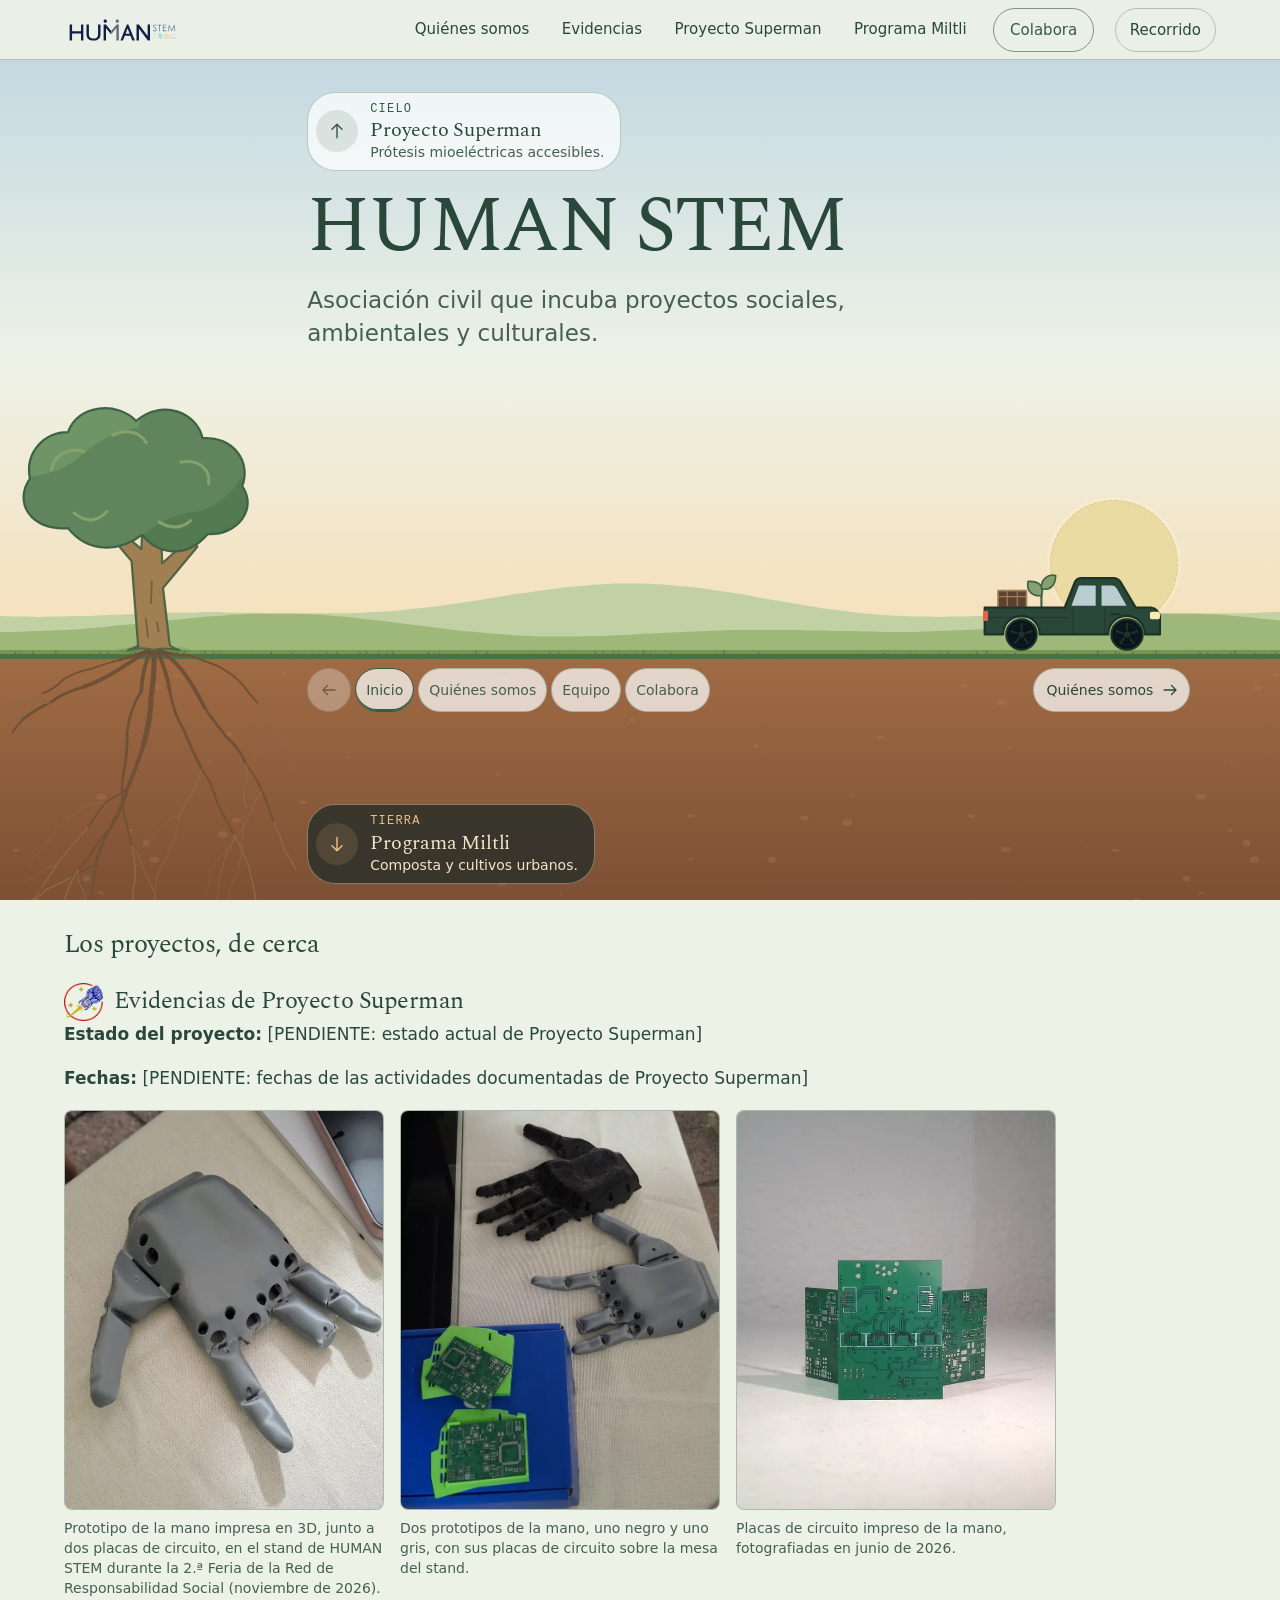
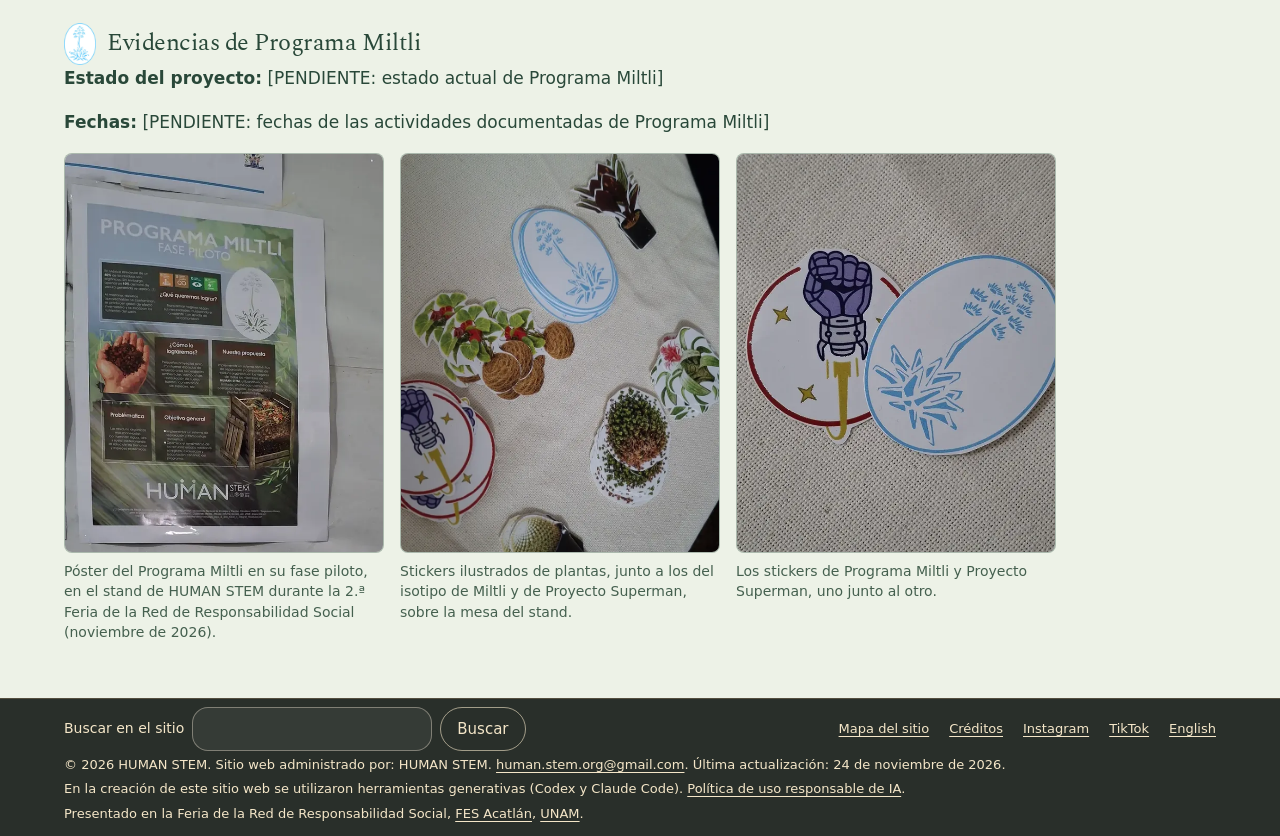
<file: index.html>
<!DOCTYPE html>
<html lang="es-MX">
<head>
  <meta charset="UTF-8">
  <meta name="viewport" content="width=device-width, initial-scale=1">
  <title>HUMAN STEM — Ciencia y tecnología con impacto social</title>
  <meta name="description" content="HUMAN STEM es una asociación civil que incuba proyectos sociales, ambientales y culturales con perspectiva científica y tecnológica: Proyecto Superman y Programa Miltli.">
  <meta name="theme-color" content="#edf2e7">
  <meta property="og:type" content="website">
  <meta property="og:site_name" content="HUMAN STEM">
  <meta property="og:locale" content="es_MX">
  <meta property="og:title" content="HUMAN STEM — Ciencia y tecnología con impacto social">
  <meta property="og:description" content="Una asociación civil que incuba proyectos sociales, ambientales y culturales con perspectiva científica y tecnológica.">
  <meta property="og:url" content="https://human-stem.github.io/page/">
  <meta property="og:image" content="https://human-stem.github.io/page/assets/og/human-stem.png">
  <meta property="og:image:width" content="1200">
  <meta property="og:image:height" content="630">
  <meta property="og:image:alt" content="Logotipo de HUMAN STEM">
  <meta name="twitter:card" content="summary_large_image">
  <link rel="icon" href="assets/human-stem-isotipo.svg" type="image/svg+xml">
  <link rel="preload" href="assets/fonts/spectral/spectral-latin-400-normal.woff2" as="font" type="font/woff2" crossorigin>
  <link rel="stylesheet" href="comun.css">
  <link rel="stylesheet" href="horizonte.css">
  <link rel="prefetch" href="superman.html">
  <link rel="prefetch" href="miltli.html">
  <script type="speculationrules">
    {"prerender": [{"source": "list", "urls": ["superman.html", "miltli.html"], "eagerness": "moderate"}]}
  </script>
  <script src="js/planos.js"></script>
  <link rel="canonical" href="https://human-stem.github.io/page/">
  <link rel="alternate" hreflang="es-MX" href="https://human-stem.github.io/page/">
  <link rel="alternate" hreflang="en" href="https://human-stem.github.io/page/en/">
  <link rel="alternate" hreflang="x-default" href="https://human-stem.github.io/page/">
  <script type="application/ld+json">
{
  "@context": "https://schema.org",
  "@type": "NGO",
  "name": "HUMAN STEM",
  "url": "https://human-stem.github.io/page/",
  "description": "Asociación civil, laica, apartidista y sin fines de lucro que incuba proyectos sociales, ambientales y culturales.",
  "email": "human.stem.org@gmail.com",
  "sameAs": [
    "https://www.instagram.com/humanstem/",
    "https://www.tiktok.com/@humanstem"
  ]
}
  </script>
</head>
<body data-plano="horizonte" class="portada">
  <a class="salto" href="#contenido">Saltar al contenido principal</a>
  <div class="capa-cielo" aria-hidden="true"></div>

  <header class="cabecera">
    <a class="marca" href="index.html"><img src="assets/human-stem-logo.svg" alt="HUMAN STEM, inicio" width="1494" height="383"></a>
    <nav class="menu" aria-label="Navegación principal">
      <button class="menu__boton" type="button" aria-expanded="false" aria-controls="menu-lista">Menú</button>
      <ul class="menu__lista" id="menu-lista">
        <li><a href="index.html#quienes-somos">Quiénes somos</a></li>
        <li><a href="#evidencias">Evidencias</a></li>
        <li><a href="superman.html">Proyecto Superman</a></li>
        <li><a href="miltli.html">Programa Miltli</a></li>
        <li><a class="menu__cta" href="index.html#colabora">Colabora</a></li>
      </ul>
    </nav>
  </header>

  <main id="contenido" tabindex="-1">
    <div class="escena escena--inicio">
    <div class="escena__sierra capa-sierra" aria-hidden="true"></div>
    <div class="capa-suelo" aria-hidden="true"></div>

    <div class="escena__contenido capa-contenido">
      <div class="recorrido" id="recorrido">
        <div class="mundo">
          <div class="mundo__suelo" aria-hidden="true"></div>
          <div class="mundo__flora" aria-hidden="true">
            <img class="mundo__arbol capa-arbol" fetchpriority="high" src="assets/escena/arbol.svg" alt="" width="380" height="1000">
            <img class="mundo__brote" loading="lazy" decoding="async" src="assets/escena/brote.svg" alt="" width="120" height="200">
          </div>

          <section class="parada parada--inicio" id="inicio" aria-labelledby="titulo-inicio">
            <a class="rumbo rumbo--cielo" href="superman.html">
              <svg class="rumbo__flecha" viewBox="0 0 24 24" aria-hidden="true"><path d="M12 20V4m-6 6 6-6 6 6"/></svg>
              <span class="rumbo__texto">
                <span class="rotulo">Cielo</span>
                <strong>Proyecto Superman</strong>
                <span class="rumbo__que">Prótesis mioeléctricas accesibles.</span>
              </span>
            </a>

            <h1 id="titulo-inicio">HUMAN STEM</h1>
            <p class="parada__entrada">Asociación civil que incuba proyectos sociales, ambientales y culturales.</p>

            <a class="rumbo rumbo--tierra rumbo--en-suelo" href="miltli.html">
              <svg class="rumbo__flecha" viewBox="0 0 24 24" aria-hidden="true"><path d="M12 4v16m-6-6 6 6 6-6"/></svg>
              <span class="rumbo__texto">
                <span class="rotulo">Tierra</span>
                <strong>Programa Miltli</strong>
                <span class="rumbo__que">Composta y cultivos urbanos.</span>
              </span>
            </a>
          </section>

          <section class="parada" id="quienes-somos" aria-labelledby="titulo-quienes">
            <h2 id="titulo-quienes">Quiénes somos</h2>
            <p class="parada__entrada">HUMAN STEM es una asociación civil, laica, apartidista y sin fines de lucro. Incubamos proyectos sociales, ambientales y culturales; hoy trabajamos con <a href="superman.html">Proyecto Superman</a> y <a href="miltli.html">Programa Miltli</a>.</p>
            <div class="identidad" id="mision-vision">
              <p id="mision"><span class="rotulo">Misión</span>Poner el conocimiento científico y tecnológico al servicio de la comunidad, afrontando desafíos ambientales, sociales y culturales.</p>
              <p id="vision"><span class="rotulo">Visión</span>Desarrollar soluciones sostenibles a largo plazo con alto impacto en el país y sus comunidades.</p>
            </div>
          </section>

          <section class="parada" id="equipo" aria-labelledby="titulo-equipo">
            <h2 id="titulo-equipo">Equipo</h2>
            <div class="pareja">
              <article class="persona" aria-labelledby="persona-inaki">
                <p class="rotulo">Iñaki Moreno · Fundador de HUMAN STEM</p>
                <h3 id="persona-inaki">Iñaki Moreno</h3>
                <details>
                  <summary>Trayectoria</summary>
                  <p>Graduado de la carrera de Física y Matemáticas. Desde hace más de siete años se formó y participó en proyectos a través de <a href="https://www.selider.net/" rel="external noopener">SELIDER</a>.</p>
                  <h4>Aprendizaje central</h4>
                  <blockquote>El asistencialismo nace de intenciones nobles y cambia vidas, pero no resuelve los problemas de una sociedad: los insumos se acaban, los apoyos puntuales son finitos, hay problemas imposibles de resolver en un día e incluso puede causar efectos negativos en la comunidad que pretende beneficiar.</blockquote>
                </details>
              </article>
              <article class="persona" aria-labelledby="persona-jair">
                <p class="rotulo">Jair Álvarez · Director de Proyecto Superman</p>
                <h3 id="persona-jair">Jair Álvarez</h3>
                <details open>
                  <summary>Trayectoria</summary>
                  <p lang="es-MX">[PENDIENTE: biografía de Jair Álvarez]</p>
                  <h4>Aprendizaje central</h4>
                  <p lang="es-MX">[PENDIENTE: aprendizaje central compartido por Jair Álvarez]</p>
                </details>
                <p><a href="superman.html">Proyecto Superman</a></p>
              </article>
              <article class="persona" aria-labelledby="persona-areli">
                <p class="rotulo">Areli Barajas Sánchez · Líder del Programa Miltli</p>
                <h3 id="persona-areli">Areli Barajas Sánchez</h3>
                <details open>
                  <summary>Trayectoria</summary>
                  <p>Tiene 22 años. Es bióloga egresada de la FES Iztacala de la UNAM, enfocada en las interacciones ecológicas y la restauración ambiental; además, es profesora de Biología a nivel secundaria.</p>
                </details>
                <p><a href="miltli.html">Programa Miltli</a></p>
              </article>
            </div>
          </section>

          <section class="parada" id="colabora" aria-labelledby="titulo-colabora">
            <h2 id="titulo-colabora">Colabora</h2>
            <section aria-labelledby="colabora-0">
              <h3 id="colabora-0">Voluntariado</h3>
              <p>Por ahora no hay convocatoria abierta; puedes escribirnos para conocer futuras oportunidades.</p>
              <p lang="es-MX">[PENDIENTE: roles de voluntariado para futuras convocatorias]</p>
              <p><a href="mailto:human.stem.org@gmail.com">Consultar sobre voluntariado</a></p>
            </section>
            <section aria-labelledby="colabora-1">
              <h3 id="colabora-1">Alianzas e instituciones</h3>
              <p>Conversemos sobre cómo colaborar desde tu institución.</p>
              <p><a href="mailto:human.stem.org@gmail.com">Proponer una alianza</a></p>
            </section>
            <section aria-labelledby="colabora-2">
              <h3 id="colabora-2">Donaciones</h3>
              <p>Escríbenos para conocer cómo puedes apoyar los proyectos.</p>
              <p><a href="mailto:human.stem.org@gmail.com">Consultar cómo donar</a></p>
            </section>
          </section>
        </div>
      </div>

      <div class="camioneta" aria-hidden="true">
        <img class="camioneta__caja" src="assets/escena/camioneta.svg" alt="" width="260" height="120">
        <img class="camioneta__rueda camioneta__rueda--trasera" src="assets/escena/rueda.svg" alt="" width="40" height="40">
        <img class="camioneta__rueda camioneta__rueda--delantera" src="assets/escena/rueda.svg" alt="" width="40" height="40">
      </div>

      <nav class="paradas" aria-label="Secciones de HUMAN STEM">
        <button class="paradas__paso" type="button" data-paso="-1" aria-label="Sección anterior" hidden>
          <svg viewBox="0 0 24 24" aria-hidden="true"><path d="M20 12H4m6 6-6-6 6-6"/></svg>
        </button>
        <ol>
          <li><a href="#inicio" aria-current="true"><span>Inicio</span></a></li>
          <li><a href="#quienes-somos"><span>Quiénes somos</span></a></li>
          <li><a href="#equipo"><span>Equipo</span></a></li>
          <li><a href="#colabora"><span>Colabora</span></a></li>
        </ol>
        <button class="paradas__paso paradas__paso--sigue" type="button" data-paso="1" data-sigue="Sección siguiente: " data-vuelve="Volver a: " hidden>
          <span class="paradas__destino">Quiénes somos</span>
          <svg viewBox="0 0 24 24" aria-hidden="true"><path d="M4 12h16m-6-6 6 6-6 6"/></svg>
        </button>
      </nav>
    </div>
    </div>
    <section class="evidencias-inicio" id="evidencias" aria-labelledby="titulo-evidencias">
      <h2 id="titulo-evidencias">Los proyectos, de cerca</h2>
    <section class="evidencia" id="evidencia-superman" aria-labelledby="titulo-evidencia-superman">
      <h3 id="titulo-evidencia-superman"><img class="evidencia__logo" src="assets/marca/superman-logo.webp" alt="" width="360" height="356" loading="lazy" decoding="async">Evidencias de Proyecto Superman</h3>
      <p><strong>Estado del proyecto:</strong> [PENDIENTE: estado actual de Proyecto Superman]</p>
      <p><strong>Fechas:</strong> [PENDIENTE: fechas de las actividades documentadas de Proyecto Superman]</p>
      <div class="galeria-evidencia">
        <figure>
          <img src="assets/fotos/superman-01.webp" alt="" width="739" height="924" loading="lazy" decoding="async">
          <figcaption>Prototipo de la mano impresa en 3D, junto a dos placas de circuito, en el stand de HUMAN STEM durante la 2.ª Feria de la Red de Responsabilidad Social (noviembre de 2026).</figcaption>
        </figure>
        <figure>
          <img src="assets/fotos/superman-02.webp" alt="" width="739" height="924" loading="lazy" decoding="async">
          <figcaption>Dos prototipos de la mano, uno negro y uno gris, con sus placas de circuito sobre la mesa del stand.</figcaption>
        </figure>
        <figure>
          <img src="assets/fotos/superman-03.webp" alt="" width="591" height="739" loading="lazy" decoding="async">
          <figcaption>Placas de circuito impreso de la mano, fotografiadas en junio de 2026.</figcaption>
        </figure>
      </div>
    </section>
    <section class="evidencia" id="evidencia-miltli" aria-labelledby="titulo-evidencia-miltli">
      <h3 id="titulo-evidencia-miltli"><img class="evidencia__logo evidencia__logo--ovalo" src="assets/marca/miltli-logo.webp" alt="" width="338" height="440" loading="lazy" decoding="async">Evidencias de Programa Miltli</h3>
      <p><strong>Estado del proyecto:</strong> [PENDIENTE: estado actual de Programa Miltli]</p>
      <p><strong>Fechas:</strong> [PENDIENTE: fechas de las actividades documentadas de Programa Miltli]</p>
      <div class="galeria-evidencia">
        <figure>
          <img src="assets/fotos/miltli-01.webp" alt="" width="600" height="750" loading="lazy" decoding="async">
          <figcaption>Póster del Programa Miltli en su fase piloto, en el stand de HUMAN STEM durante la 2.ª Feria de la Red de Responsabilidad Social (noviembre de 2026).</figcaption>
        </figure>
        <figure>
          <img src="assets/fotos/miltli-02.webp" alt="" width="739" height="924" loading="lazy" decoding="async">
          <figcaption>Stickers ilustrados de plantas, junto a los del isotipo de Miltli y de Proyecto Superman, sobre la mesa del stand.</figcaption>
        </figure>
        <figure>
          <img src="assets/fotos/miltli-03.webp" alt="" width="620" height="775" loading="lazy" decoding="async">
          <figcaption>Los stickers de Programa Miltli y Proyecto Superman, uno junto al otro.</figcaption>
        </figure>
      </div>
    </section>
    </section>
  </main>

  <footer class="pie">
    <div class="pie__fila">
      <form class="buscador" action="mapa-del-sitio.html" method="get" role="search">
        <label for="buscar">Buscar en el sitio</label>
        <input id="buscar" name="q" type="search" autocomplete="off">
        <button type="submit">Buscar</button>
      </form>
      <nav aria-label="Enlaces del pie">
        <ul class="pie__enlaces">
          <li><a href="mapa-del-sitio.html">Mapa del sitio</a></li>
          <li><a href="creditos.html">Créditos</a></li>
          <li><a href="https://www.instagram.com/humanstem/" rel="external noopener">Instagram</a></li>
          <li><a href="https://www.tiktok.com/@humanstem" rel="external noopener">TikTok</a></li>
          <li><a href="en/index.html" lang="en" hreflang="en">English</a></li>
        </ul>
      </nav>
    </div>
    <p>© 2026 HUMAN STEM. Sitio web administrado por: HUMAN STEM. <a href="mailto:human.stem.org@gmail.com">human.stem.org@gmail.com</a>. Última actualización: <time datetime="2026-11-24">24 de noviembre de 2026</time>.</p>
    <p>En la creación de este sitio web se utilizaron herramientas generativas (Codex y Claude Code). <a href="uso-responsable-ia.html">Política de uso responsable de IA</a>.</p>
    <p class="pie__feria">Presentado en la Feria de la Red de Responsabilidad Social, <a href="https://www.acatlan.unam.mx/" rel="external noopener">FES Acatlán</a>, <a href="https://www.unam.mx/" rel="external noopener">UNAM</a>.</p>
  </footer>

  <script src="js/horizonte.js" defer></script>
  <script src="js/tour.js" defer></script>
</body>
</html>
</file>
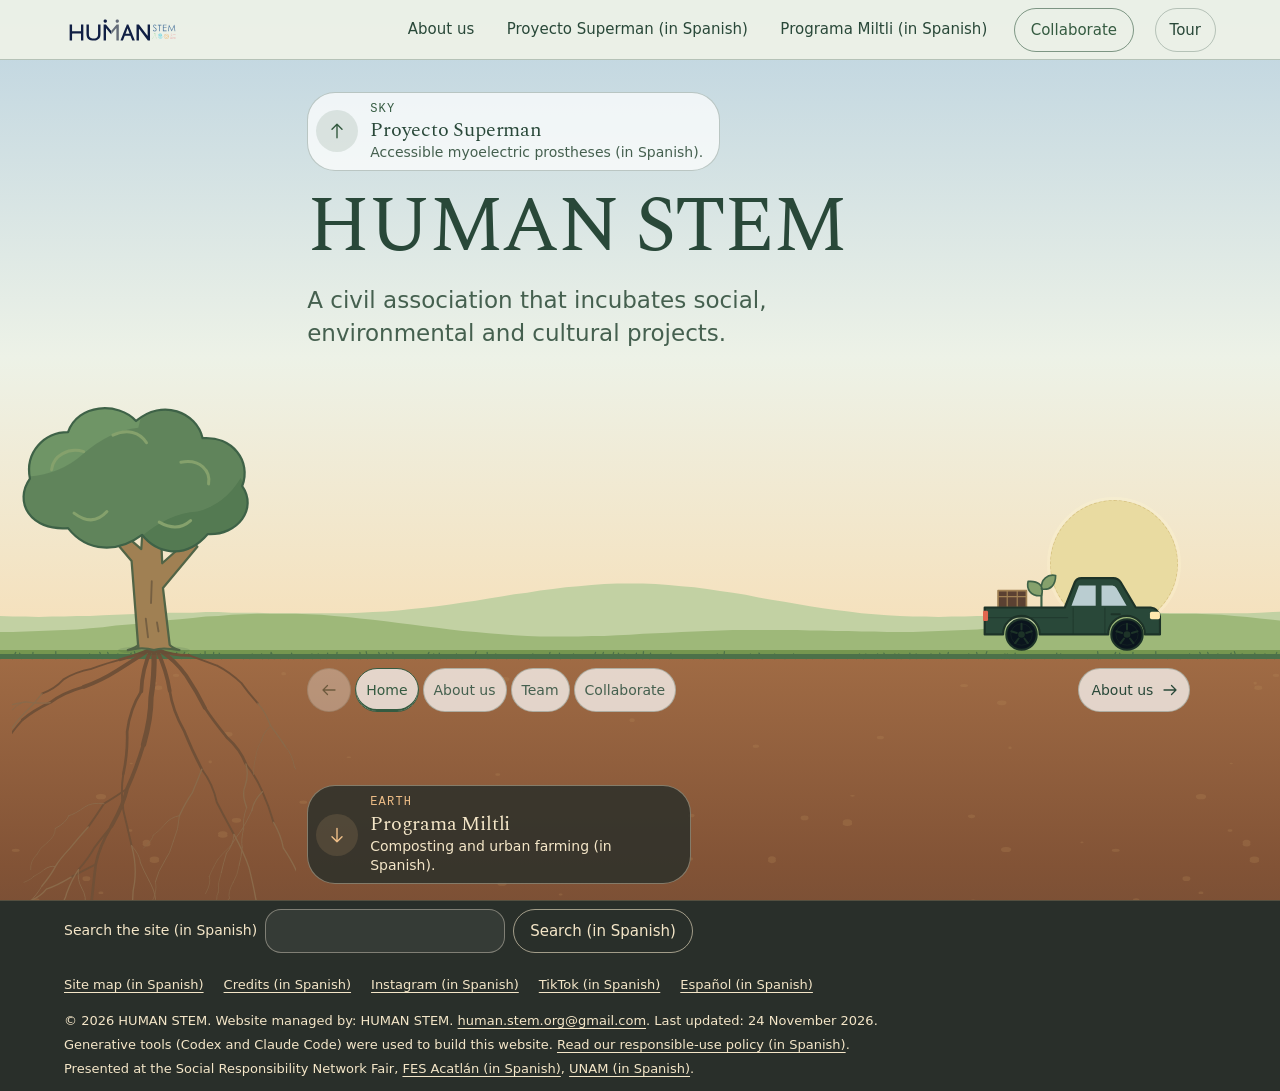
<file: en/index.html>
<!DOCTYPE html>
<html lang="en">
<head>
  <meta charset="UTF-8">
  <meta name="viewport" content="width=device-width, initial-scale=1">
  <title>HUMAN STEM — Science and technology with social impact</title>
  <meta name="description" content="HUMAN STEM is a Mexican non-profit civil association that incubates social, environmental and cultural projects with a scientific and technological perspective: Proyecto Superman and Programa Miltli.">
  <meta name="theme-color" content="#edf2e7">
  <meta property="og:type" content="website">
  <meta property="og:site_name" content="HUMAN STEM">
  <meta property="og:locale" content="en_US">
  <meta property="og:title" content="HUMAN STEM — Science and technology with social impact">
  <meta property="og:description" content="A non-profit civil association that incubates social, environmental and cultural projects with a scientific and technological perspective.">
  <meta property="og:url" content="https://human-stem.github.io/page/en/">
  <meta property="og:image" content="https://human-stem.github.io/page/assets/og/human-stem.png">
  <meta property="og:image:width" content="1200">
  <meta property="og:image:height" content="630">
  <meta property="og:image:alt" content="HUMAN STEM logo">
  <meta name="twitter:card" content="summary_large_image">
  <link rel="icon" href="../assets/human-stem-isotipo.svg" type="image/svg+xml">
  <link rel="preload" href="../assets/fonts/spectral/spectral-latin-400-normal.woff2" as="font" type="font/woff2" crossorigin>
  <link rel="stylesheet" href="../comun.css">
  <link rel="stylesheet" href="../horizonte.css">
  <link rel="prefetch" href="../superman.html">
  <link rel="prefetch" href="../miltli.html">
  <script type="speculationrules">
    {"prerender": [{"source": "list", "urls": ["../superman.html", "../miltli.html"], "eagerness": "moderate"}]}
  </script>
  <script src="../js/planos.js"></script>
  <link rel="canonical" href="https://human-stem.github.io/page/en/">
  <link rel="alternate" hreflang="es-MX" href="https://human-stem.github.io/page/">
  <link rel="alternate" hreflang="en" href="https://human-stem.github.io/page/en/">
  <link rel="alternate" hreflang="x-default" href="https://human-stem.github.io/page/">
</head>
<body data-plano="horizonte" class="portada">
  <a class="salto" href="#contenido">Skip to main content</a>
  <div class="capa-cielo" aria-hidden="true"></div>

  <header class="cabecera">
    <a class="marca" href="index.html"><img src="../assets/human-stem-logo.svg" alt="HUMAN STEM, home" width="1494" height="383"></a>
    <nav class="menu" aria-label="Main navigation">
      <button class="menu__boton" type="button" aria-expanded="false" aria-controls="menu-lista">Menu</button>
      <ul class="menu__lista" id="menu-lista">
        <li><a href="index.html#about-us">About us</a></li>
        <li><a href="../superman.html" hreflang="es-MX">Proyecto Superman (in Spanish)</a></li>
        <li><a href="../miltli.html" hreflang="es-MX">Programa Miltli (in Spanish)</a></li>
        <li><a class="menu__cta" href="index.html#collaborate">Collaborate</a></li>
      </ul>
    </nav>
  </header>

  <main class="escena escena--inicio" id="contenido" tabindex="-1">
    <div class="escena__sierra capa-sierra" aria-hidden="true"></div>
    <div class="capa-suelo" aria-hidden="true"></div>

    <div class="escena__contenido capa-contenido">
      <div class="recorrido" id="recorrido">
        <div class="mundo">
          <div class="mundo__suelo" aria-hidden="true"></div>
          <div class="mundo__flora" aria-hidden="true">
            <img class="mundo__arbol capa-arbol" fetchpriority="high" src="../assets/escena/arbol.svg" alt="" width="380" height="1000">
            <img class="mundo__brote" loading="lazy" decoding="async" src="../assets/escena/brote.svg" alt="" width="120" height="200">
          </div>

          <section class="parada parada--inicio" id="home" aria-labelledby="titulo-inicio">
            <a class="rumbo rumbo--cielo" href="../superman.html" hreflang="es-MX">
              <svg class="rumbo__flecha" viewBox="0 0 24 24" aria-hidden="true"><path d="M12 20V4m-6 6 6-6 6 6"/></svg>
              <span class="rumbo__texto">
                <span class="rotulo">Sky</span>
                <strong>Proyecto Superman</strong>
                <span class="rumbo__que">Accessible myoelectric prostheses (in Spanish).</span>
              </span>
            </a>

            <h1 id="titulo-inicio">HUMAN STEM</h1>
            <p class="parada__entrada">A civil association that incubates social, environmental and cultural projects.</p>

            <a class="rumbo rumbo--tierra rumbo--en-suelo" href="../miltli.html" hreflang="es-MX">
              <svg class="rumbo__flecha" viewBox="0 0 24 24" aria-hidden="true"><path d="M12 4v16m-6-6 6 6 6-6"/></svg>
              <span class="rumbo__texto">
                <span class="rotulo">Earth</span>
                <strong>Programa Miltli</strong>
                <span class="rumbo__que">Composting and urban farming (in Spanish).</span>
              </span>
            </a>
          </section>

          <section class="parada" id="about-us" aria-labelledby="titulo-quienes">
            <h2 id="titulo-quienes">About us</h2>
            <p class="parada__entrada">HUMAN STEM is a secular, non-partisan, non-profit civil association based in Mexico. We incubate social, environmental and cultural projects; today we work with <a href="../superman.html" hreflang="es-MX">Proyecto Superman (in Spanish)</a> and <a href="../miltli.html" hreflang="es-MX">Programa Miltli (in Spanish)</a>.</p>
            <div class="identidad" id="mission-vision">
              <p id="mission"><span class="rotulo">Mission</span>To put scientific and technological knowledge at the service of the community, addressing environmental, social and cultural challenges.</p>
              <p id="vision"><span class="rotulo">Vision</span>To develop sustainable, long-term solutions with a high impact on the country and its communities.</p>
            </div>
          </section>

          <section class="parada" id="team" aria-labelledby="titulo-equipo">
            <h2 id="titulo-equipo">Team</h2>
            <div class="pareja">
              <article class="persona" aria-labelledby="persona-inaki">
                <p class="rotulo">Iñaki Moreno · Founder of HUMAN STEM</p>
                <h3 id="persona-inaki">Iñaki Moreno</h3>
                <details>
                  <summary>Background</summary>
                  <p>A Physics and Mathematics graduate. For more than seven years he trained and took part in projects through <a href="https://www.selider.net/" rel="external noopener" hreflang="es-MX">SELIDER (in Spanish)</a>.</p>
                  <h4>Core lesson</h4>
                  <blockquote>Handout-based aid is born of noble intentions and changes lives, but it does not solve a society’s problems: supplies run out, one-off support is finite, some problems cannot be solved in a day, and it can even harm the community it means to benefit.</blockquote>
                </details>
              </article>
              <article class="persona" aria-labelledby="persona-jair">
                <p class="rotulo">Jair Álvarez · Director of Proyecto Superman</p>
                <h3 id="persona-jair">Jair Álvarez</h3>
                <details open>
                  <summary>Background</summary>
                  <p lang="es-MX">[PENDIENTE: biografía de Jair Álvarez]</p>
                  <h4>Core lesson</h4>
                  <p lang="es-MX">[PENDIENTE: aprendizaje central compartido por Jair Álvarez]</p>
                </details>
                <p><a href="../superman.html" hreflang="es-MX">Visit Proyecto Superman (in Spanish)</a></p>
              </article>
              <article class="persona" aria-labelledby="persona-areli">
                <p class="rotulo">Areli Barajas Sánchez · Lead of Programa Miltli</p>
                <h3 id="persona-areli">Areli Barajas Sánchez</h3>
                <details open>
                  <summary>Background</summary>
                  <p>22 years old. A biologist who graduated from FES Iztacala, UNAM, focused on ecological interactions and environmental restoration, and a secondary-school Biology teacher.</p>
                </details>
                <p><a href="../miltli.html" hreflang="es-MX">Visit Programa Miltli (in Spanish)</a></p>
              </article>
            </div>
          </section>

          <section class="parada" id="collaborate" aria-labelledby="titulo-colabora">
            <h2 id="titulo-colabora">Collaborate</h2>
            <section aria-labelledby="colabora-0">
              <h3 id="colabora-0">Volunteering</h3>
              <p>There is no open call at present; email us to ask about future opportunities.</p>
              <p lang="es-MX">[PENDIENTE: roles de voluntariado para futuras convocatorias]</p>
              <p><a href="mailto:human.stem.org@gmail.com">Ask about volunteering</a></p>
            </section>
            <section aria-labelledby="colabora-1">
              <h3 id="colabora-1">Partnerships and institutions</h3>
              <p>Let’s discuss how your institution could collaborate.</p>
              <p><a href="mailto:human.stem.org@gmail.com">Propose a partnership</a></p>
            </section>
            <section aria-labelledby="colabora-2">
              <h3 id="colabora-2">Donations</h3>
              <p>Email us to learn how you can support the projects.</p>
              <p><a href="mailto:human.stem.org@gmail.com">Ask how to donate</a></p>
            </section>
          </section>
        </div>
      </div>

      <div class="camioneta" aria-hidden="true">
        <img class="camioneta__caja" src="../assets/escena/camioneta.svg" alt="" width="260" height="120">
        <img class="camioneta__rueda camioneta__rueda--trasera" src="../assets/escena/rueda.svg" alt="" width="40" height="40">
        <img class="camioneta__rueda camioneta__rueda--delantera" src="../assets/escena/rueda.svg" alt="" width="40" height="40">
      </div>

      <nav class="paradas" aria-label="HUMAN STEM sections">
        <button class="paradas__paso" type="button" data-paso="-1" aria-label="Previous section" hidden>
          <svg viewBox="0 0 24 24" aria-hidden="true"><path d="M20 12H4m6 6-6-6 6-6"/></svg>
        </button>
        <ol>
          <li><a href="#home" aria-current="true"><span>Home</span></a></li>
          <li><a href="#about-us"><span>About us</span></a></li>
          <li><a href="#team"><span>Team</span></a></li>
          <li><a href="#collaborate"><span>Collaborate</span></a></li>
        </ol>
        <button class="paradas__paso paradas__paso--sigue" type="button" data-paso="1" data-sigue="Next section: " data-vuelve="Back to: " hidden>
          <span class="paradas__destino">About us</span>
          <svg viewBox="0 0 24 24" aria-hidden="true"><path d="M4 12h16m-6-6 6 6-6 6"/></svg>
        </button>
      </nav>
    </div>
  </main>

  <footer class="pie">
    <div class="pie__fila">
      <form class="buscador" action="../mapa-del-sitio.html" method="get" role="search">
        <label for="buscar">Search the site (in Spanish)</label>
        <input id="buscar" name="q" type="search" autocomplete="off">
        <button type="submit">Search (in Spanish)</button>
      </form>
      <nav aria-label="Footer links">
        <ul class="pie__enlaces">
          <li><a href="../mapa-del-sitio.html" hreflang="es-MX">Site map (in Spanish)</a></li>
          <li><a href="../creditos.html" hreflang="es-MX">Credits (in Spanish)</a></li>
          <li><a href="https://www.instagram.com/humanstem/" rel="external noopener">Instagram (in Spanish)</a></li>
          <li><a href="https://www.tiktok.com/@humanstem" rel="external noopener">TikTok (in Spanish)</a></li>
          <li><a href="../index.html" lang="es" hreflang="es-MX">Español (in Spanish)</a></li>
        </ul>
      </nav>
    </div>
    <p>© 2026 HUMAN STEM. Website managed by: HUMAN STEM. <a href="mailto:human.stem.org@gmail.com">human.stem.org@gmail.com</a>. Last updated: <time datetime="2026-11-24">24 November 2026</time>.</p>
    <p>Generative tools (Codex and Claude Code) were used to build this website. <a href="../uso-responsable-ia.html" hreflang="es-MX">Read our responsible-use policy (in Spanish)</a>.</p>
    <p class="pie__feria">Presented at the Social Responsibility Network Fair, <a href="https://www.acatlan.unam.mx/" rel="external noopener">FES Acatlán (in Spanish)</a>, <a href="https://www.unam.mx/" rel="external noopener">UNAM (in Spanish)</a>.</p>
  </footer>

  <script src="../js/horizonte.js" defer></script>
  <script src="../js/tour.js" defer></script>
</body>
</html>
</file>
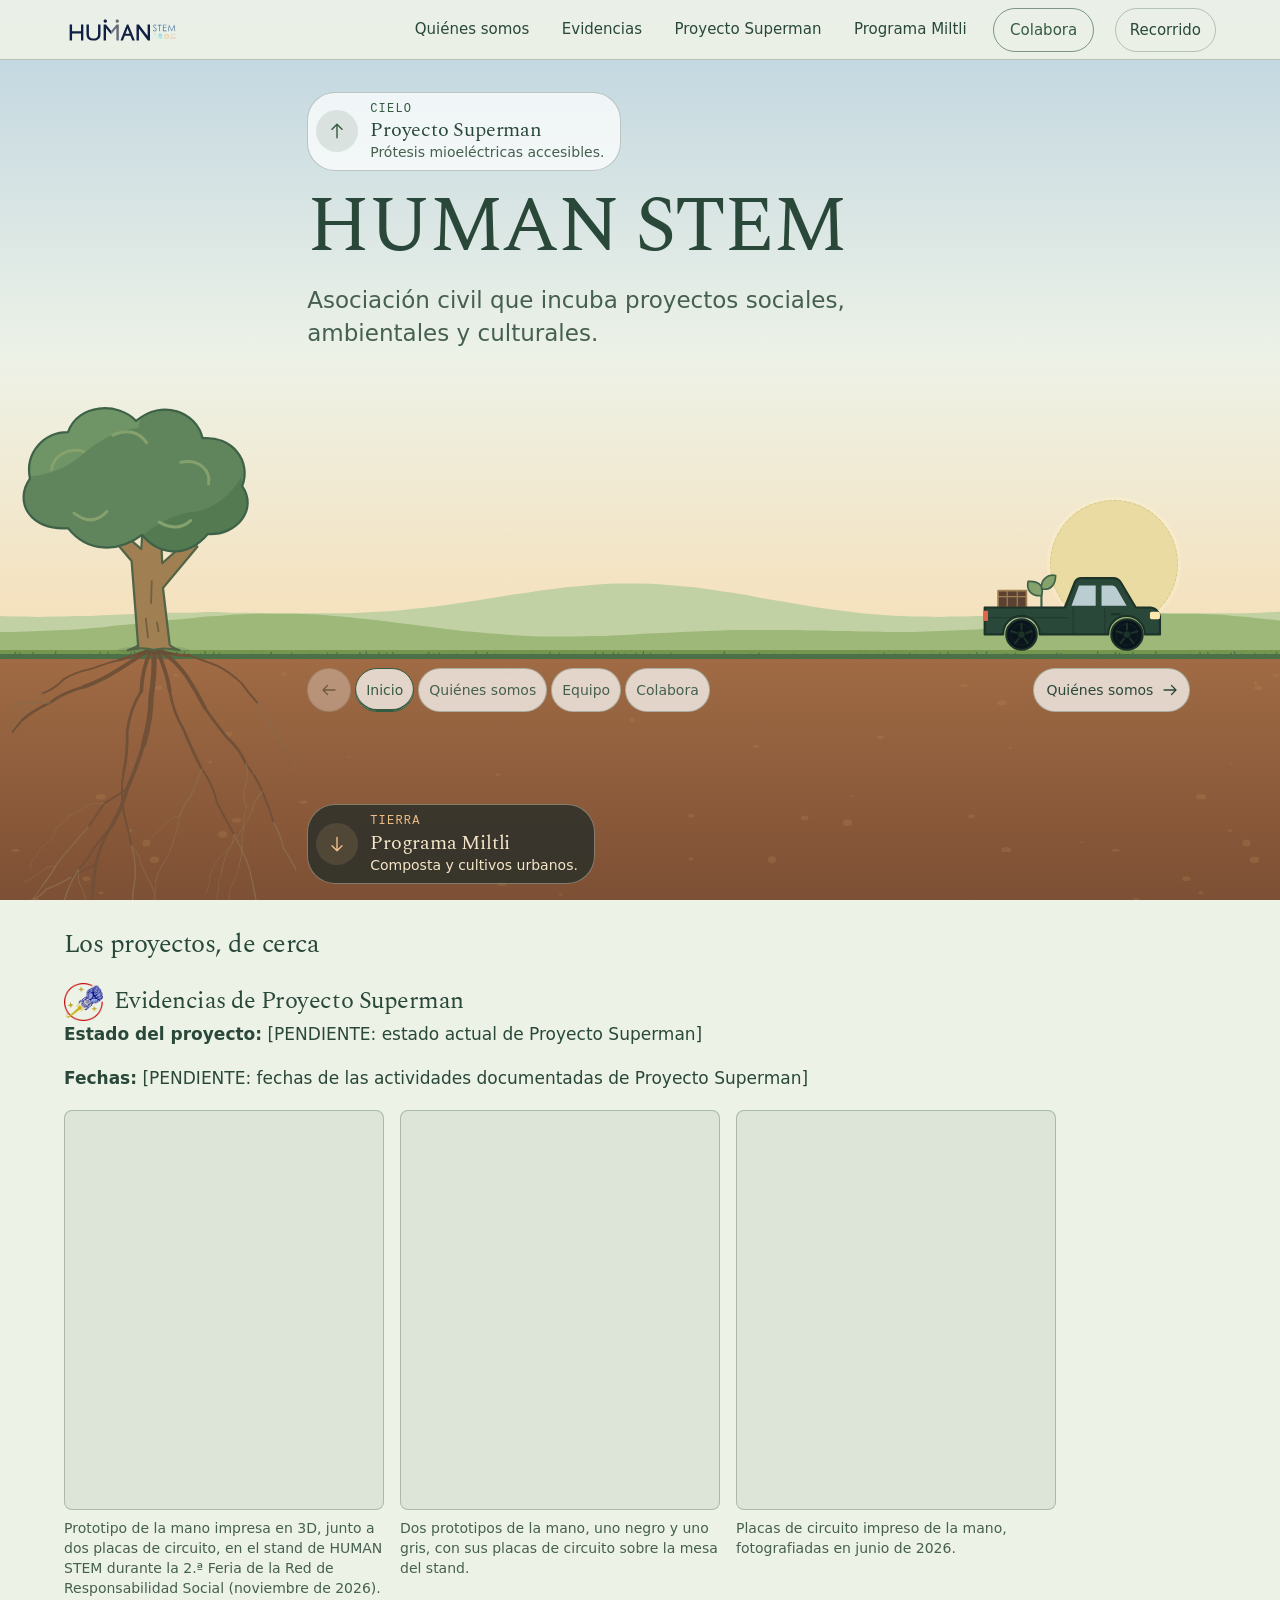
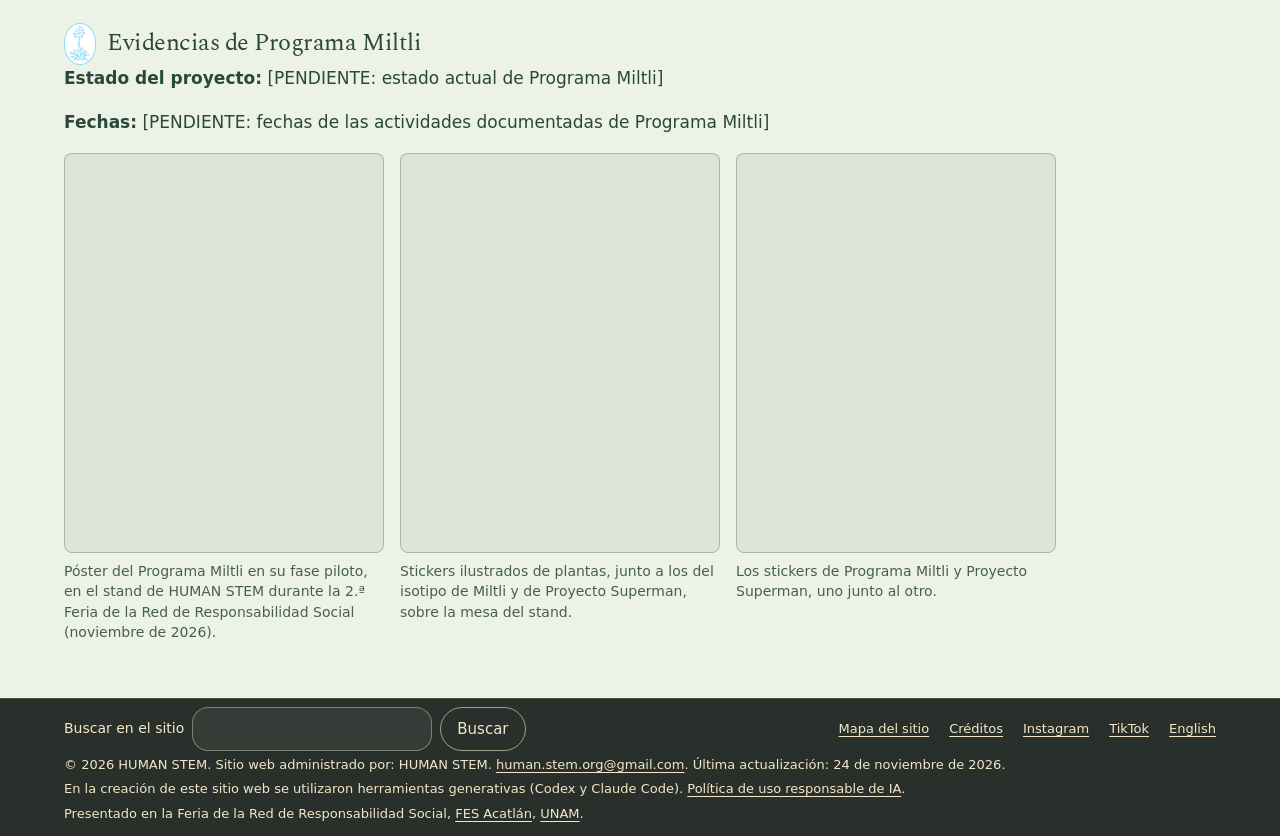
<file: colabora.html>
<!DOCTYPE html>
<html lang="es-MX">
<head>
  <meta charset="UTF-8">
  <meta name="viewport" content="width=device-width, initial-scale=1">
  <meta name="robots" content="noindex">
  <title>Página trasladada — HUMAN STEM</title>
  <meta http-equiv="refresh" content="0; url=index.html#colabora">
  <link rel="canonical" href="https://human-stem.github.io/page/#colabora">
</head>
<body>
  <main>
  <h1>Página trasladada</h1>
  <p>Esta página cambió de dirección. Continúa en <a href="index.html#colabora">Colabora</a>.</p>
  </main>
</body>
</html>
</file>
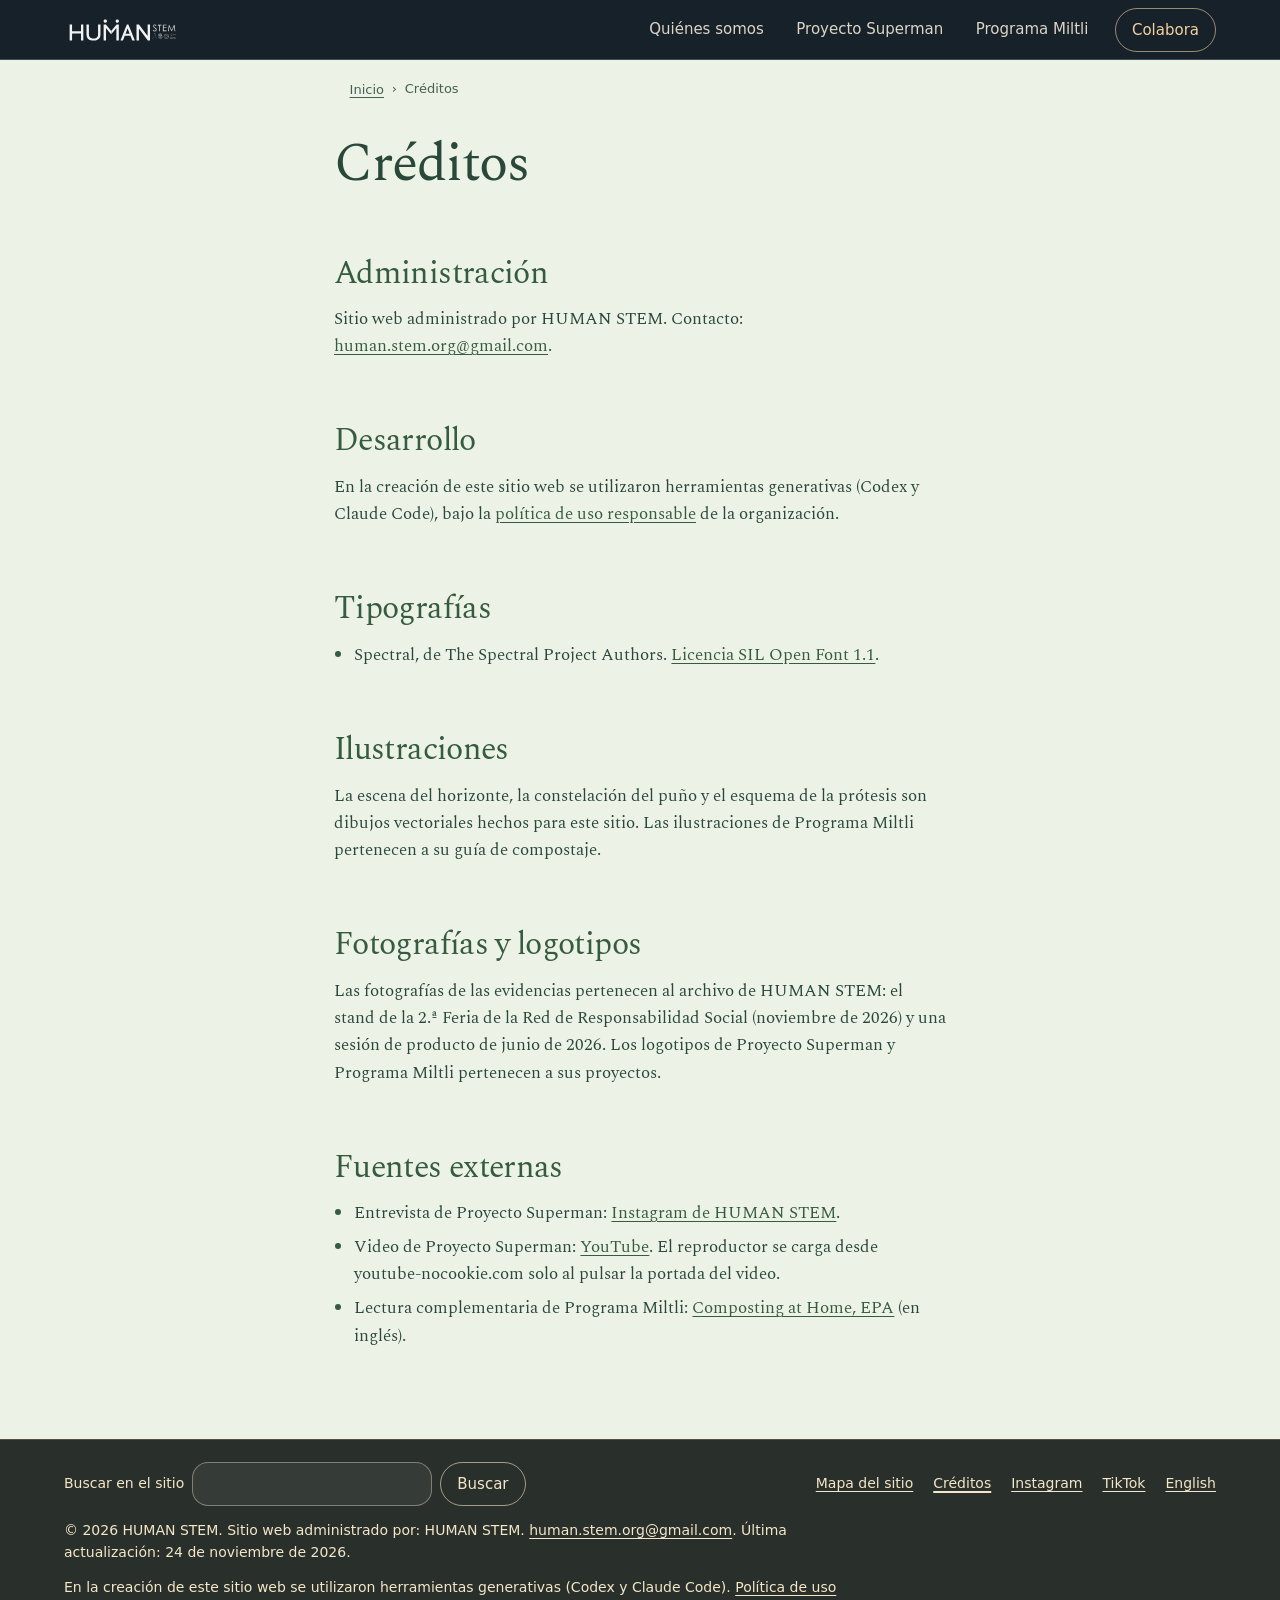
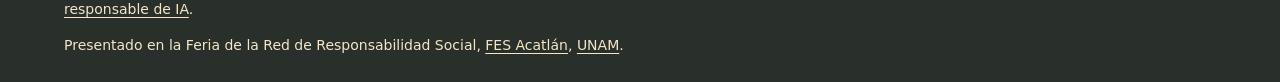
<file: creditos.html>
<!DOCTYPE html>
<html lang="es-MX">
<head>
  <meta charset="UTF-8">
  <meta name="viewport" content="width=device-width, initial-scale=1">
  <title>Créditos — HUMAN STEM</title>
  <meta name="description" content="Quién administra el sitio de HUMAN STEM y con qué tipografías, ilustraciones y herramientas se construyó.">
  <meta name="theme-color" content="#0a141d">
  <meta property="og:type" content="website">
  <meta property="og:site_name" content="HUMAN STEM">
  <meta property="og:locale" content="es_MX">
  <meta property="og:title" content="Créditos — HUMAN STEM">
  <meta property="og:description" content="Quién administra el sitio de HUMAN STEM y con qué tipografías, ilustraciones y herramientas se construyó.">
  <meta property="og:url" content="https://human-stem.github.io/page/creditos.html">
  <meta property="og:image" content="https://human-stem.github.io/page/assets/og/human-stem.png">
  <meta property="og:image:alt" content="Logotipo de HUMAN STEM">
  <link rel="icon" href="assets/human-stem-isotipo.svg" type="image/svg+xml">
  <link rel="stylesheet" href="comun.css">
  <link rel="stylesheet" href="atlas.css">
  <script src="js/planos.js"></script>
  <link rel="canonical" href="https://human-stem.github.io/page/creditos.html">
</head>
<body>
  <a class="salto" href="#contenido">Saltar al contenido principal</a>

  <header class="cabecera">
    <a class="marca" href="index.html"><img src="assets/human-stem-logo.svg" alt="HUMAN STEM, inicio" width="1494" height="383"></a>
    <nav class="menu" aria-label="Navegación principal">
      <button class="menu__boton" type="button" aria-expanded="false" aria-controls="menu-lista">Menú</button>
      <ul class="menu__lista" id="menu-lista">
        <li><a href="index.html#quienes-somos">Quiénes somos</a></li>
        <li><a href="superman.html">Proyecto Superman</a></li>
        <li><a href="miltli.html">Programa Miltli</a></li>
        <li><a class="menu__cta" href="index.html#colabora">Colabora</a></li>
      </ul>
    </nav>
  </header>

  <main class="documento" id="contenido">
    <nav class="ruta" aria-label="Ruta de navegación">
      <ol>
        <li><a href="index.html">Inicio</a></li>
        <li><span aria-current="page">Créditos</span></li>
      </ol>
    </nav>

    <h1>Créditos</h1>

    <h2>Administración</h2>
    <p>Sitio web administrado por HUMAN STEM. Contacto: <a href="mailto:human.stem.org@gmail.com">human.stem.org@gmail.com</a>.</p>

    <h2>Desarrollo</h2>
    <p>En la creación de este sitio web se utilizaron herramientas generativas (Codex y Claude Code), bajo la <a href="uso-responsable-ia.html">política de uso responsable</a> de la organización.</p>

    <h2>Tipografías</h2>
    <ul>
      <li>Spectral, de The Spectral Project Authors. <a href="assets/fonts/spectral/OFL.txt">Licencia SIL Open Font 1.1</a>.</li>
          </ul>

    <h2>Ilustraciones</h2>
    <p>La escena del horizonte, la constelación del puño y el esquema de la prótesis son dibujos vectoriales hechos para este sitio. Las ilustraciones de Programa Miltli pertenecen a su guía de compostaje.</p>

    <h2>Fotografías y logotipos</h2>
    <p>Las fotografías de las evidencias pertenecen al archivo de HUMAN STEM: el stand de la 2.ª Feria de la Red de Responsabilidad Social (noviembre de 2026) y una sesión de producto de junio de 2026. Los logotipos de Proyecto Superman y Programa Miltli pertenecen a sus proyectos.</p>

    <h2>Fuentes externas</h2>
    <ul>
      <li>Entrevista de Proyecto Superman: <a href="https://www.instagram.com/reel/DYN5lJItlNd/" rel="external noopener">Instagram de HUMAN STEM</a>.</li>
      <li>Video de Proyecto Superman: <a href="https://youtu.be/MIny5_CMPO4" rel="external noopener">YouTube</a>. El reproductor se carga desde youtube-nocookie.com solo al pulsar la portada del video.</li>
      <li>Lectura complementaria de Programa Miltli: <a href="https://www.epa.gov/recycle/composting-home" rel="external noopener" lang="en" hreflang="en">Composting at Home, EPA</a> (en inglés).</li>
    </ul>
  </main>

  <footer class="pie">
    <div class="pie__fila">
      <form class="buscador" action="mapa-del-sitio.html" method="get" role="search">
        <label for="buscar">Buscar en el sitio</label>
        <input id="buscar" name="q" type="search" autocomplete="off">
        <button type="submit">Buscar</button>
      </form>
      <nav aria-label="Enlaces del pie">
        <ul class="pie__enlaces">
          <li><a href="mapa-del-sitio.html">Mapa del sitio</a></li>
          <li><a href="creditos.html" aria-current="page">Créditos</a></li>
          <li><a href="https://www.instagram.com/humanstem/" rel="external noopener">Instagram</a></li>
          <li><a href="https://www.tiktok.com/@humanstem" rel="external noopener">TikTok</a></li>
          <li><a href="en/index.html" lang="en" hreflang="en">English</a></li>
        </ul>
      </nav>
    </div>
    <p>© 2026 HUMAN STEM. Sitio web administrado por: HUMAN STEM. <a href="mailto:human.stem.org@gmail.com">human.stem.org@gmail.com</a>. Última actualización: <time datetime="2026-11-24">24 de noviembre de 2026</time>.</p>
    <p>En la creación de este sitio web se utilizaron herramientas generativas (Codex y Claude Code). <a href="uso-responsable-ia.html">Política de uso responsable de IA</a>.</p>
    <p class="pie__feria">Presentado en la Feria de la Red de Responsabilidad Social, <a href="https://www.acatlan.unam.mx/" rel="external noopener">FES Acatlán</a>, <a href="https://www.unam.mx/" rel="external noopener">UNAM</a>.</p>
  </footer>
</body>
</html>
</file>
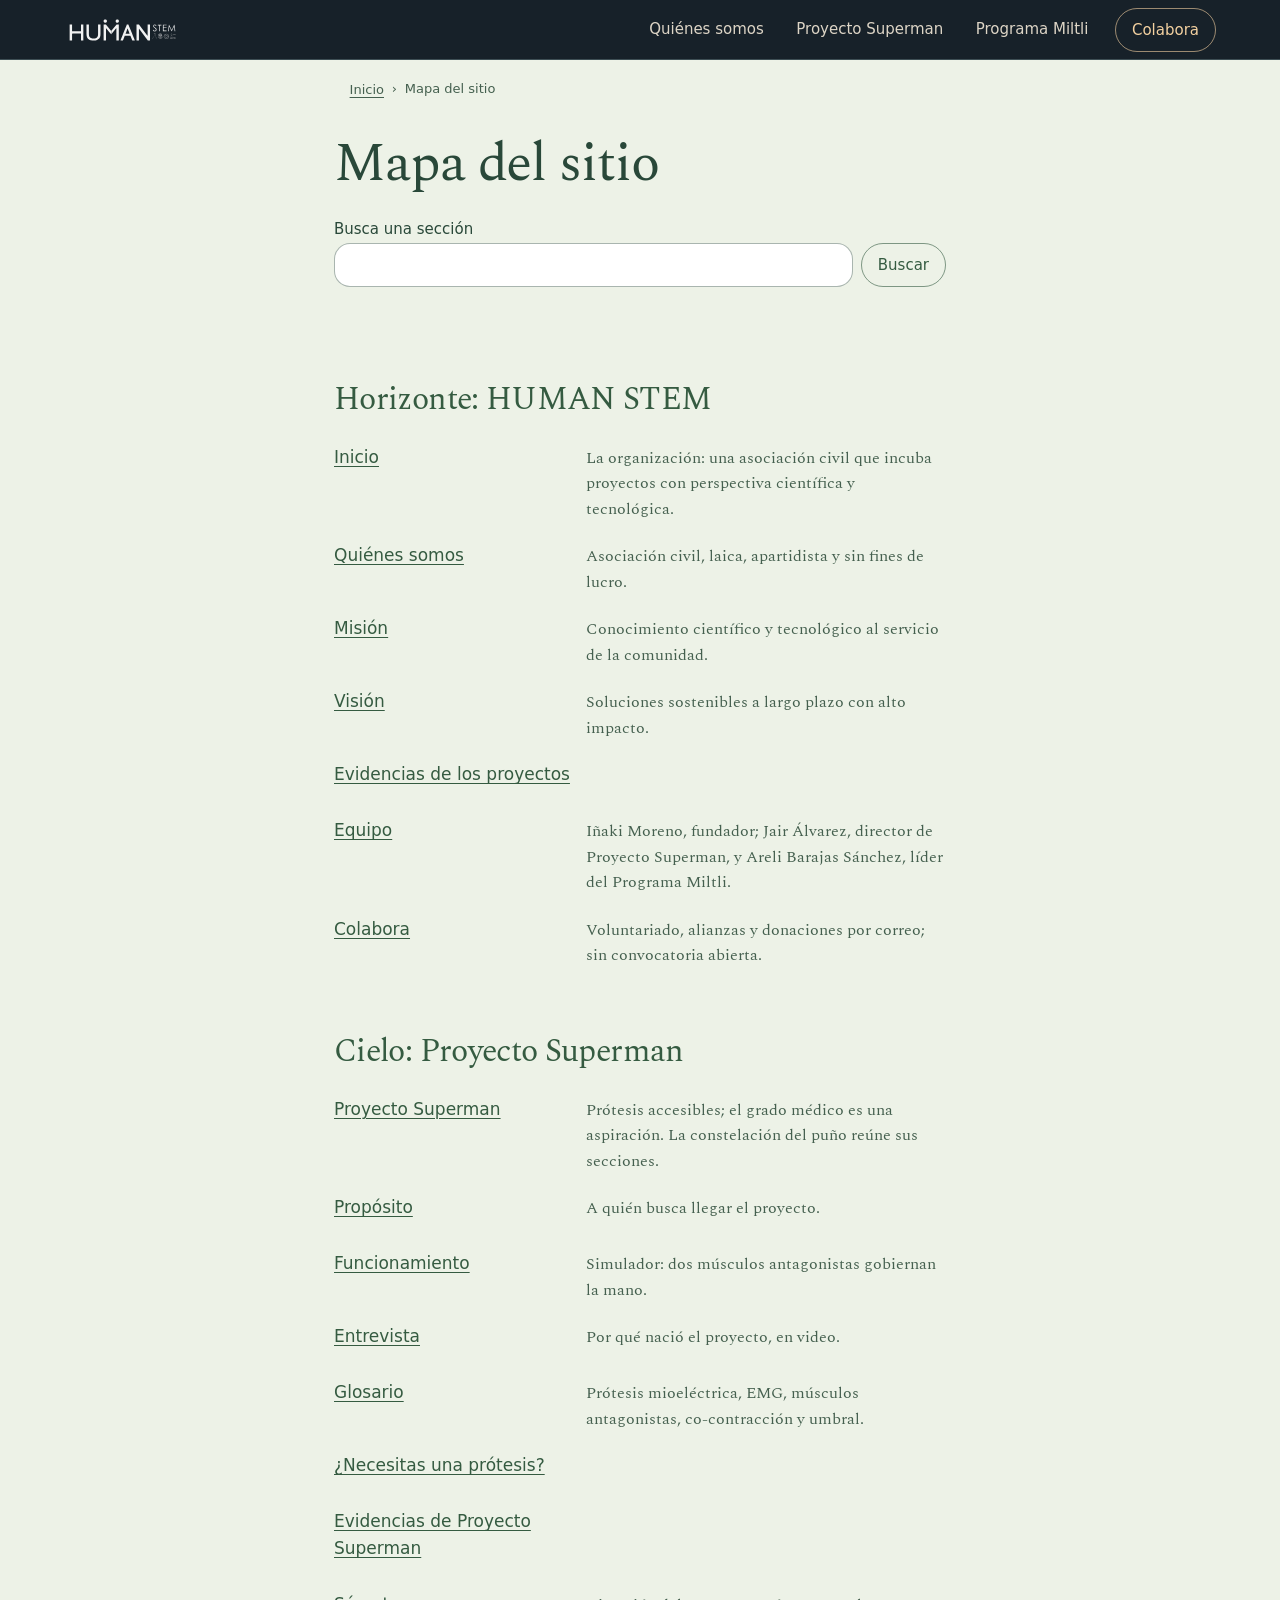
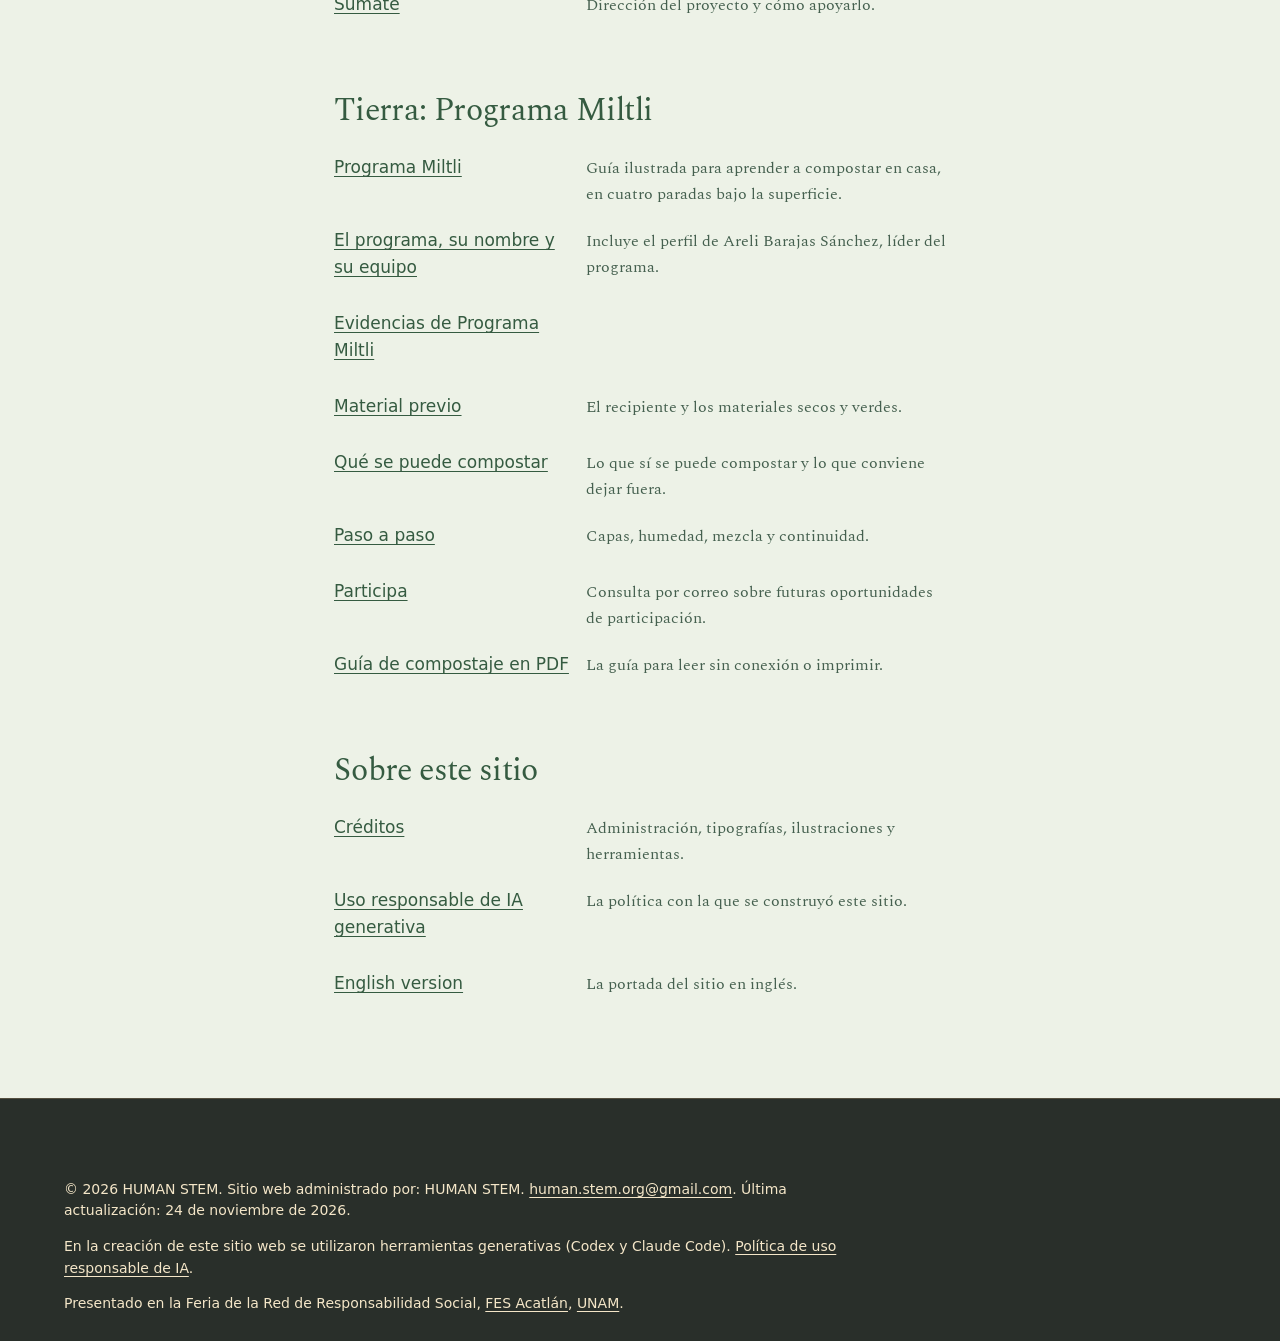
<file: mapa-del-sitio.html>
<!DOCTYPE html>
<html lang="es-MX">
<head>
  <meta charset="UTF-8">
  <meta name="viewport" content="width=device-width, initial-scale=1">
  <title>Mapa del sitio y búsqueda — HUMAN STEM</title>
  <meta name="description" content="Todas las secciones de HUMAN STEM, Proyecto Superman y Programa Miltli en una lista, con buscador.">
  <meta name="theme-color" content="#0a141d">
  <meta property="og:type" content="website">
  <meta property="og:site_name" content="HUMAN STEM">
  <meta property="og:locale" content="es_MX">
  <meta property="og:title" content="Mapa del sitio y búsqueda — HUMAN STEM">
  <meta property="og:description" content="Todas las secciones de HUMAN STEM, Proyecto Superman y Programa Miltli en una lista, con buscador.">
  <meta property="og:url" content="https://human-stem.github.io/page/mapa-del-sitio.html">
  <meta property="og:image" content="https://human-stem.github.io/page/assets/og/human-stem.png">
  <meta property="og:image:alt" content="Logotipo de HUMAN STEM">
  <link rel="icon" href="assets/human-stem-isotipo.svg" type="image/svg+xml">
  <link rel="stylesheet" href="comun.css">
  <link rel="stylesheet" href="atlas.css">
  <script src="js/planos.js"></script>
  <link rel="canonical" href="https://human-stem.github.io/page/mapa-del-sitio.html">
</head>
<body>
  <a class="salto" href="#contenido">Saltar al contenido principal</a>

  <header class="cabecera">
    <a class="marca" href="index.html"><img src="assets/human-stem-logo.svg" alt="HUMAN STEM, inicio" width="1494" height="383"></a>
    <nav class="menu" aria-label="Navegación principal">
      <button class="menu__boton" type="button" aria-expanded="false" aria-controls="menu-lista">Menú</button>
      <ul class="menu__lista" id="menu-lista">
        <li><a href="index.html#quienes-somos">Quiénes somos</a></li>
        <li><a href="superman.html">Proyecto Superman</a></li>
        <li><a href="miltli.html">Programa Miltli</a></li>
        <li><a class="menu__cta" href="index.html#colabora">Colabora</a></li>
      </ul>
    </nav>
  </header>

  <main class="documento" id="contenido">
    <nav class="ruta" aria-label="Ruta de navegación">
      <ol>
        <li><a href="index.html">Inicio</a></li>
        <li><span aria-current="page">Mapa del sitio</span></li>
      </ol>
    </nav>

    <h1>Mapa del sitio</h1>
    <form class="buscador mapa__buscador" id="mapa-formulario" action="mapa-del-sitio.html" method="get" role="search">
      <label for="consulta">Busca una sección
        <input id="consulta" name="q" type="search" autocomplete="off">
      </label>
      <button type="submit">Buscar</button>
    </form>
    <p class="mapa__estado" id="mapa-estado" role="status"></p>
    <div class="tarjeta" id="mapa-vacio" hidden>
      <p>Prueba con otra palabra, por ejemplo «composta», «prótesis» o «equipo», o revisa la lista completa borrando la búsqueda. Si no encuentras lo que necesitas, escríbenos a <a href="mailto:human.stem.org@gmail.com">human.stem.org@gmail.com</a>.</p>
    </div>

      <section class="mapa__grupo" aria-labelledby="mapa-horizonte">
        <h2 id="mapa-horizonte">Horizonte: HUMAN STEM</h2>
        <ul class="sin-vinetas">
          <li data-busca="portada home principal asociacion civil incubadora"><a href="index.html">Inicio</a> <span class="mapa__que">La organización: una asociación civil que incuba proyectos con perspectiva científica y tecnológica.</span></li>
          <li data-busca="nosotros organizacion acerca"><a href="index.html#quienes-somos">Quiénes somos</a> <span class="mapa__que">Asociación civil, laica, apartidista y sin fines de lucro.</span></li>
          <li data-busca="objetivo proposito"><a href="index.html#mision">Misión</a> <span class="mapa__que">Conocimiento científico y tecnológico al servicio de la comunidad.</span></li>
          <li data-busca="futuro"><a href="index.html#vision">Visión</a> <span class="mapa__que">Soluciones sostenibles a largo plazo con alto impacto.</span></li>
          <li data-busca="evidencias estado fechas fotos programa equipo solicitud"><a href="index.html#evidencias">Evidencias de los proyectos</a></li>
          <li data-busca="personas integrantes fundador director lider miembros areli barajas biologa"><a href="index.html#equipo">Equipo</a> <span class="mapa__que">Iñaki Moreno, fundador; Jair Álvarez, director de Proyecto Superman, y Areli Barajas Sánchez, líder del Programa Miltli.</span></li>
          <li data-busca="contacto colaboraciones apoyo donar voluntariado reclutamiento sumate unirse correo email"><a href="index.html#colabora">Colabora</a> <span class="mapa__que">Voluntariado, alianzas y donaciones por correo; sin convocatoria abierta.</span></li>
        </ul>
      </section>
      <section class="mapa__grupo" aria-labelledby="mapa-cielo">
        <h2 id="mapa-cielo">Cielo: Proyecto Superman</h2>
        <ul class="sin-vinetas">
          <li data-busca="protesis mano mioelectrica constelacion"><a href="superman.html">Proyecto Superman</a> <span class="mapa__que">Prótesis accesibles; el grado médico es una aspiración. La constelación del puño reúne sus secciones.</span></li>
          <li data-busca="objetivo mision protesis accesibles"><a href="superman.html#proposito">Propósito</a> <span class="mapa__que">A quién busca llegar el proyecto.</span></li>
          <li data-busca="simulador interactivo flexores extensores electrodos emg electromiografia controlador servos agarre puno pinza senalar como funciona"><a href="superman.html#funcionamiento">Funcionamiento</a> <span class="mapa__que">Simulador: dos músculos antagonistas gobiernan la mano.</span></li>
          <li data-busca="video youtube instagram reel por que"><a href="superman.html#entrevista">Entrevista</a> <span class="mapa__que">Por qué nació el proyecto, en video.</span></li>
          <li data-busca="definiciones terminos electromiografia cocontraccion"><a href="superman.html#glosario">Glosario</a> <span class="mapa__que">Prótesis mioeléctrica, EMG, músculos antagonistas, co-contracción y umbral.</span></li>
          <li data-busca="evidencias estado fechas fotos programa equipo solicitud"><a href="superman.html#necesitas-protesis">¿Necesitas una prótesis?</a></li>
          <li data-busca="evidencias estado fechas fotos programa equipo solicitud"><a href="superman.html#evidencia-superman">Evidencias de Proyecto Superman</a></li>
          <li data-busca="colabora director jair alvarez apoyo"><a href="superman.html#sumate">Súmate</a> <span class="mapa__que">Dirección del proyecto y cómo apoyarlo.</span></li>
        </ul>
      </section>
      <section class="mapa__grupo" aria-labelledby="mapa-tierra">
        <h2 id="mapa-tierra">Tierra: Programa Miltli</h2>
        <ul class="sin-vinetas">
          <li data-busca="composta compostaje residuos cultivos urbanos huertos"><a href="miltli.html">Programa Miltli</a> <span class="mapa__que">Guía ilustrada para aprender a compostar en casa, en cuatro paradas bajo la superficie.</span></li>
          <li data-busca="evidencias estado fechas fotos programa equipo solicitud areli barajas lider biologa"><a href="miltli.html#programa">El programa, su nombre y su equipo</a> <span class="mapa__que">Incluye el perfil de Areli Barajas Sánchez, líder del programa.</span></li>
          <li data-busca="evidencias estado fechas fotos programa equipo solicitud"><a href="miltli.html#evidencia-miltli">Evidencias de Programa Miltli</a></li>
          <li data-busca="compostera recipiente materiales tierra"><a href="miltli.html#raices">Material previo</a> <span class="mapa__que">El recipiente y los materiales secos y verdes.</span></li>
          <li data-busca="frutas verduras papel carton cafe cascaras huevo evitar"><a href="miltli.html#vida">Qué se puede compostar</a> <span class="mapa__que">Lo que sí se puede compostar y lo que conviene dejar fuera.</span></li>
          <li data-busca="proceso humedad riego mezclar capas cuidado"><a href="miltli.html#huellas">Paso a paso</a> <span class="mapa__que">Capas, humedad, mezcla y continuidad.</span></li>
          <li data-busca="participar comunidad correo"><a href="miltli.html#profundidad">Participa</a> <span class="mapa__que">Consulta por correo sobre futuras oportunidades de participación.</span></li>
          <li data-busca="descargar pdf imprimir guia"><a href="assets/pdf/guia-compostaje-miltli.pdf">Guía de compostaje en PDF</a> <span class="mapa__que">La guía para leer sin conexión o imprimir.</span></li>
        </ul>
      </section>
      <section class="mapa__grupo" aria-labelledby="mapa-sobre-este-sitio">
        <h2 id="mapa-sobre-este-sitio">Sobre este sitio</h2>
        <ul class="sin-vinetas">
          <li data-busca="autores licencias fuentes tipografias"><a href="creditos.html">Créditos</a> <span class="mapa__que">Administración, tipografías, ilustraciones y herramientas.</span></li>
          <li data-busca="inteligencia artificial politica transparencia codex claude"><a href="uso-responsable-ia.html">Uso responsable de IA generativa</a> <span class="mapa__que">La política con la que se construyó este sitio.</span></li>
          <li data-busca="ingles english idioma traduccion"><a href="en/index.html" lang="en" hreflang="en">English version</a> <span class="mapa__que">La portada del sitio en inglés.</span></li>
        </ul>
      </section>
  </main>

  <footer class="pie">
    <div class="pie__fila">
      <nav aria-label="Enlaces del pie">
        <ul class="pie__enlaces">
          <li><a href="mapa-del-sitio.html" aria-current="page">Mapa del sitio</a></li>
          <li><a href="creditos.html">Créditos</a></li>
          <li><a href="https://www.instagram.com/humanstem/" rel="external noopener">Instagram</a></li>
          <li><a href="https://www.tiktok.com/@humanstem" rel="external noopener">TikTok</a></li>
          <li><a href="en/index.html" lang="en" hreflang="en">English</a></li>
        </ul>
      </nav>
    </div>
    <p>© 2026 HUMAN STEM. Sitio web administrado por: HUMAN STEM. <a href="mailto:human.stem.org@gmail.com">human.stem.org@gmail.com</a>. Última actualización: <time datetime="2026-11-24">24 de noviembre de 2026</time>.</p>
    <p>En la creación de este sitio web se utilizaron herramientas generativas (Codex y Claude Code). <a href="uso-responsable-ia.html">Política de uso responsable de IA</a>.</p>
    <p class="pie__feria">Presentado en la Feria de la Red de Responsabilidad Social, <a href="https://www.acatlan.unam.mx/" rel="external noopener">FES Acatlán</a>, <a href="https://www.unam.mx/" rel="external noopener">UNAM</a>.</p>
  </footer>

  <script src="js/mapa.js" defer></script>
</body>
</html>
</file>
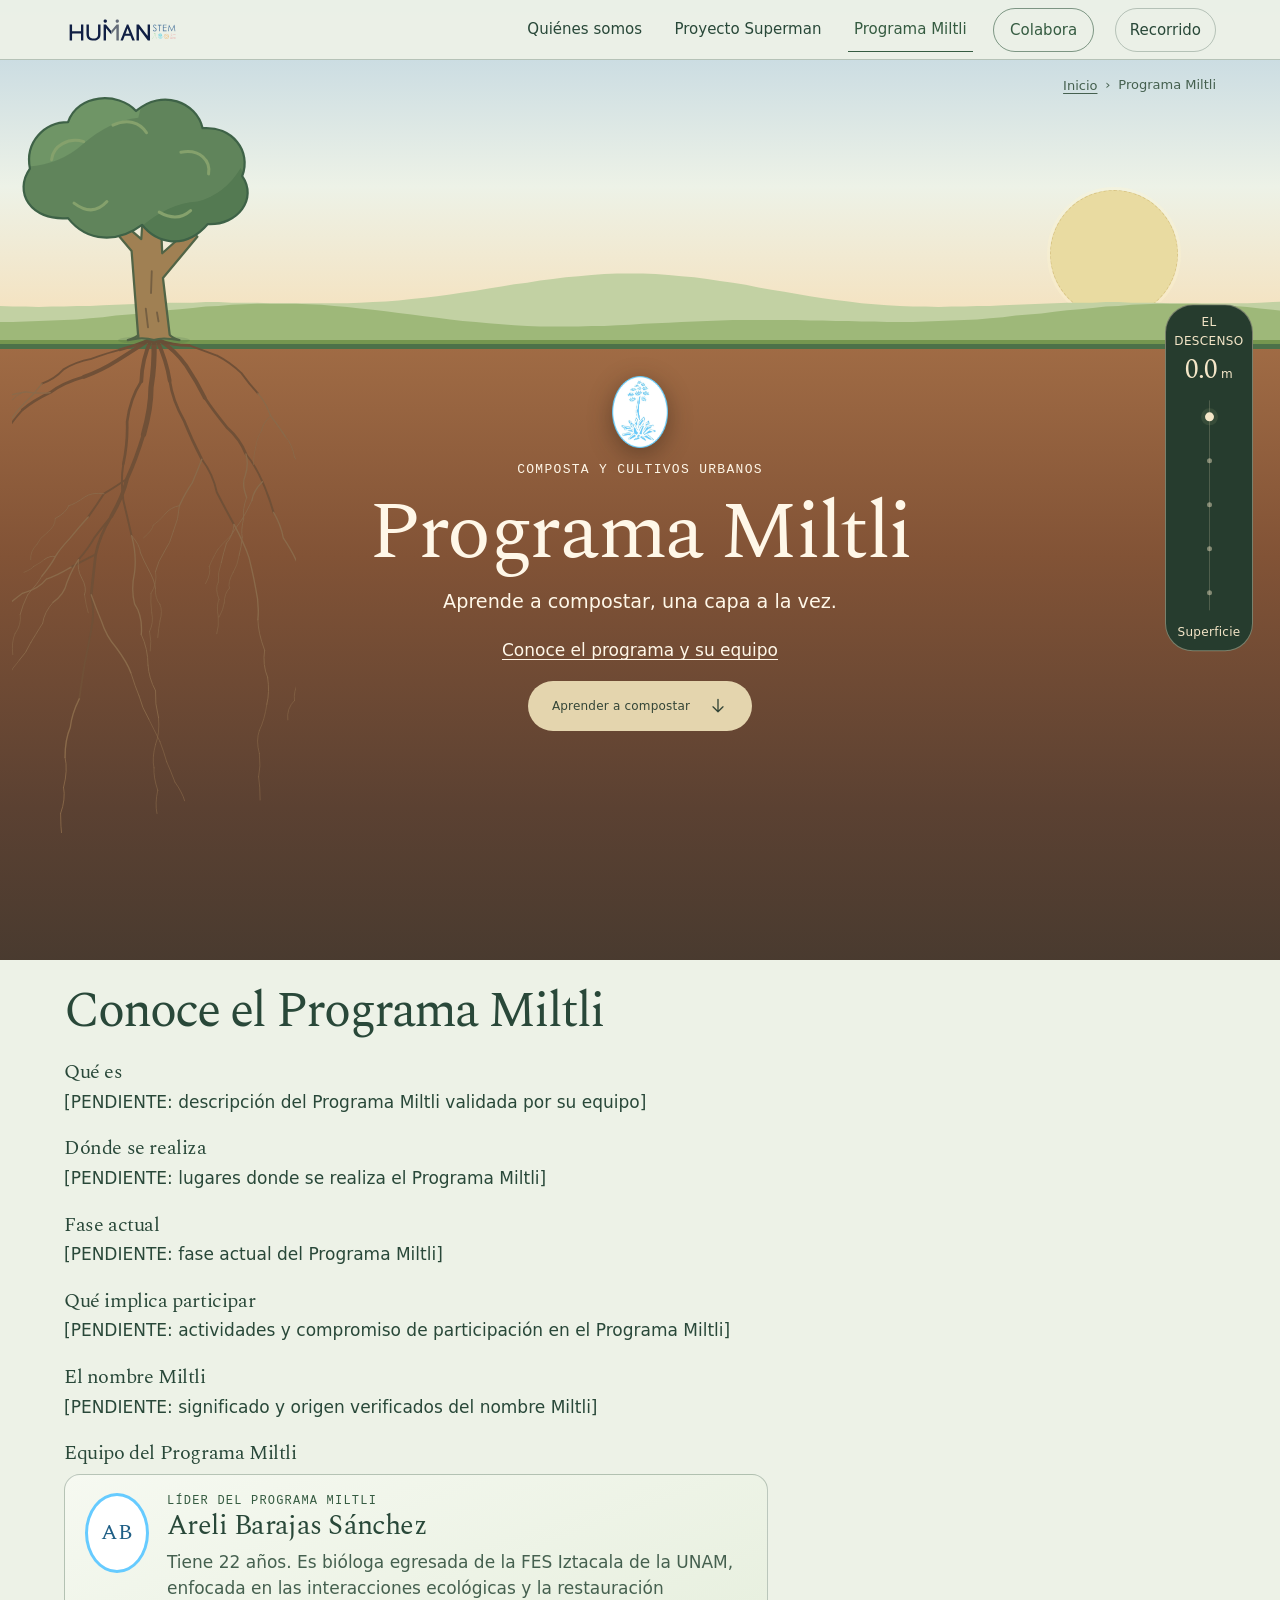
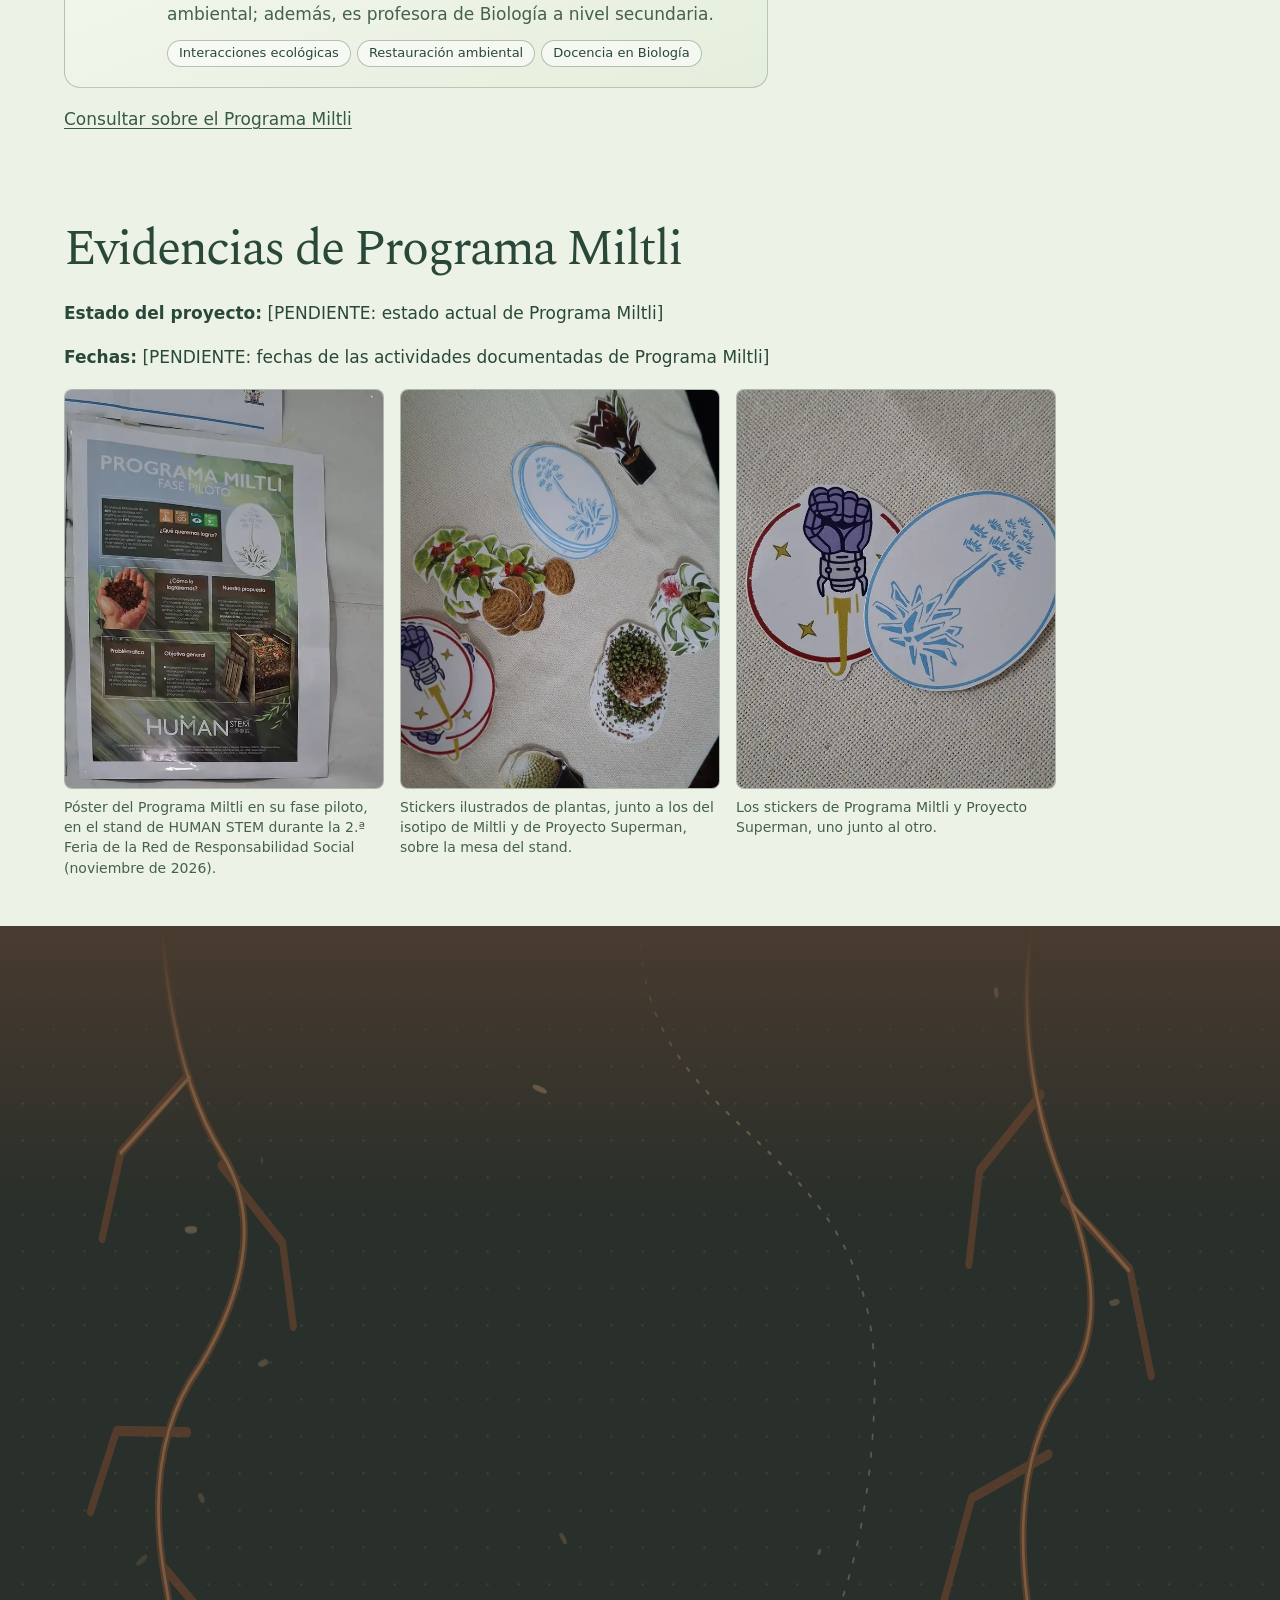
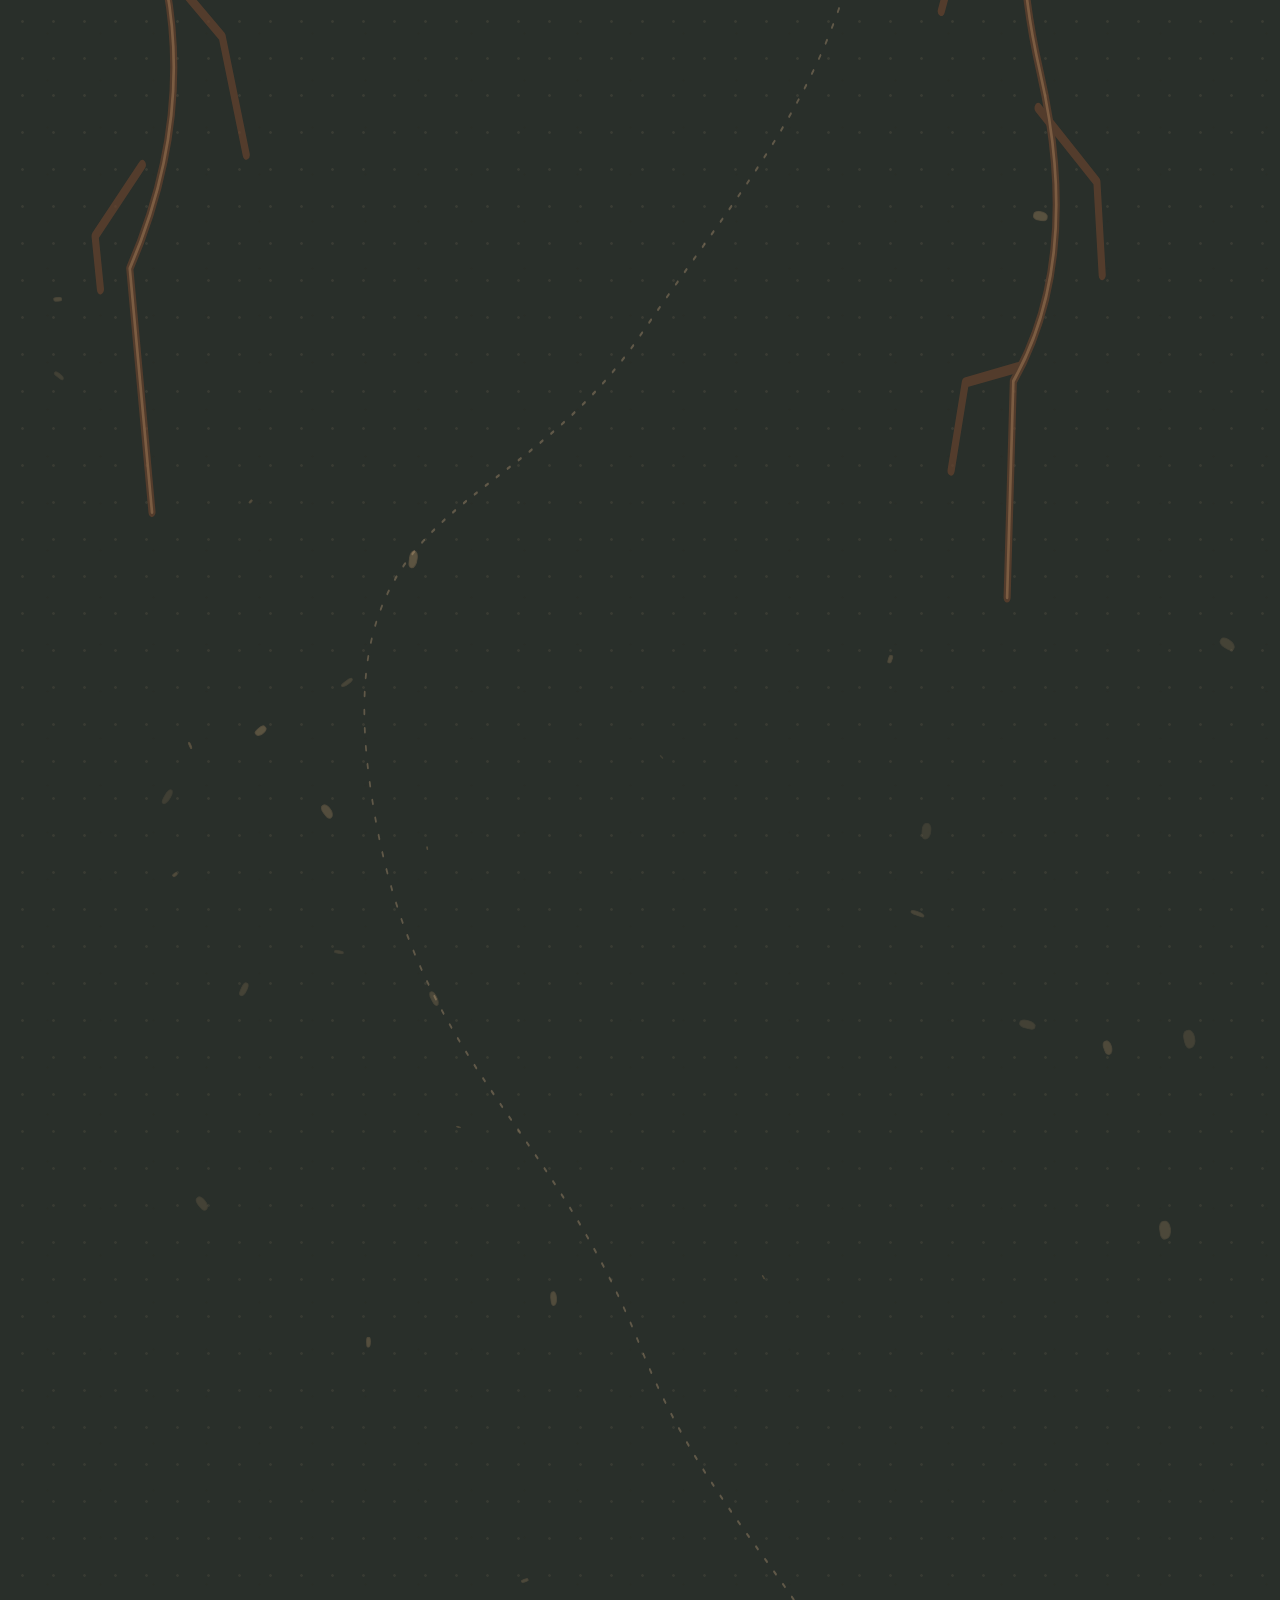
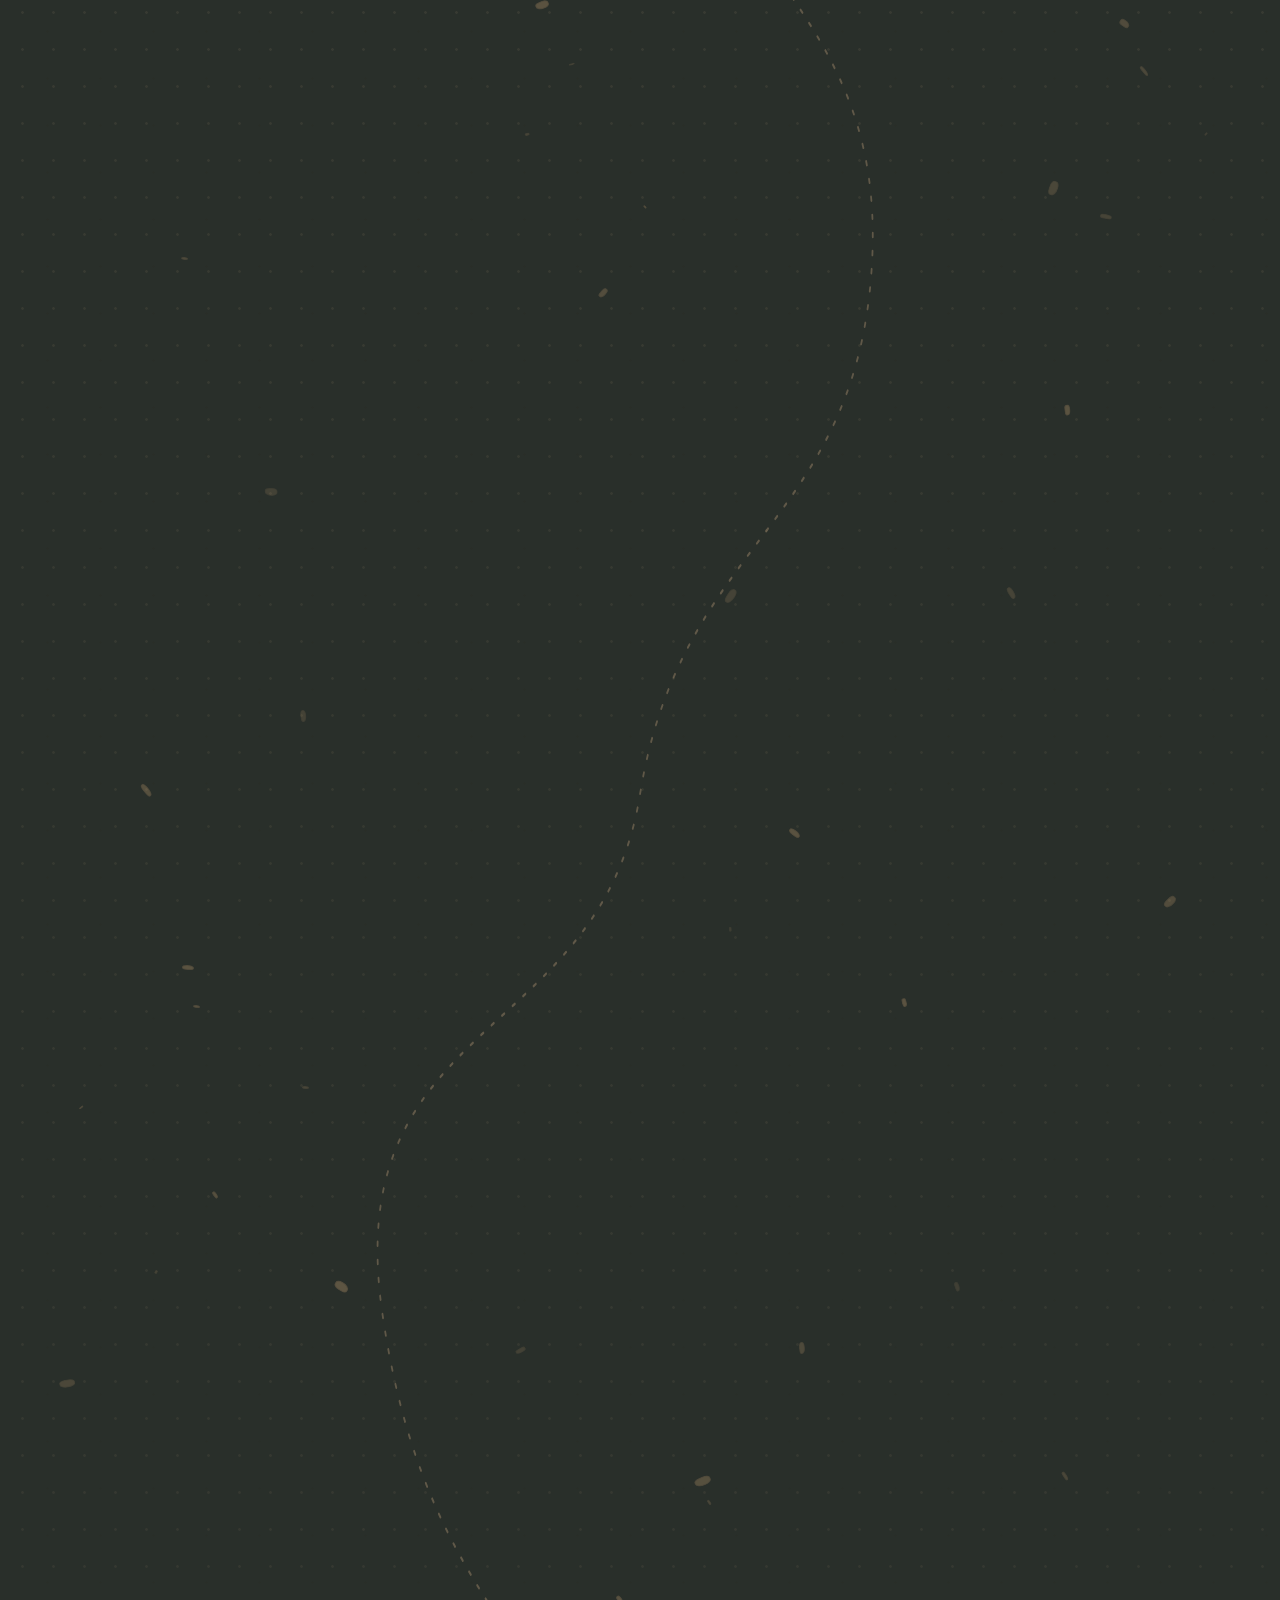
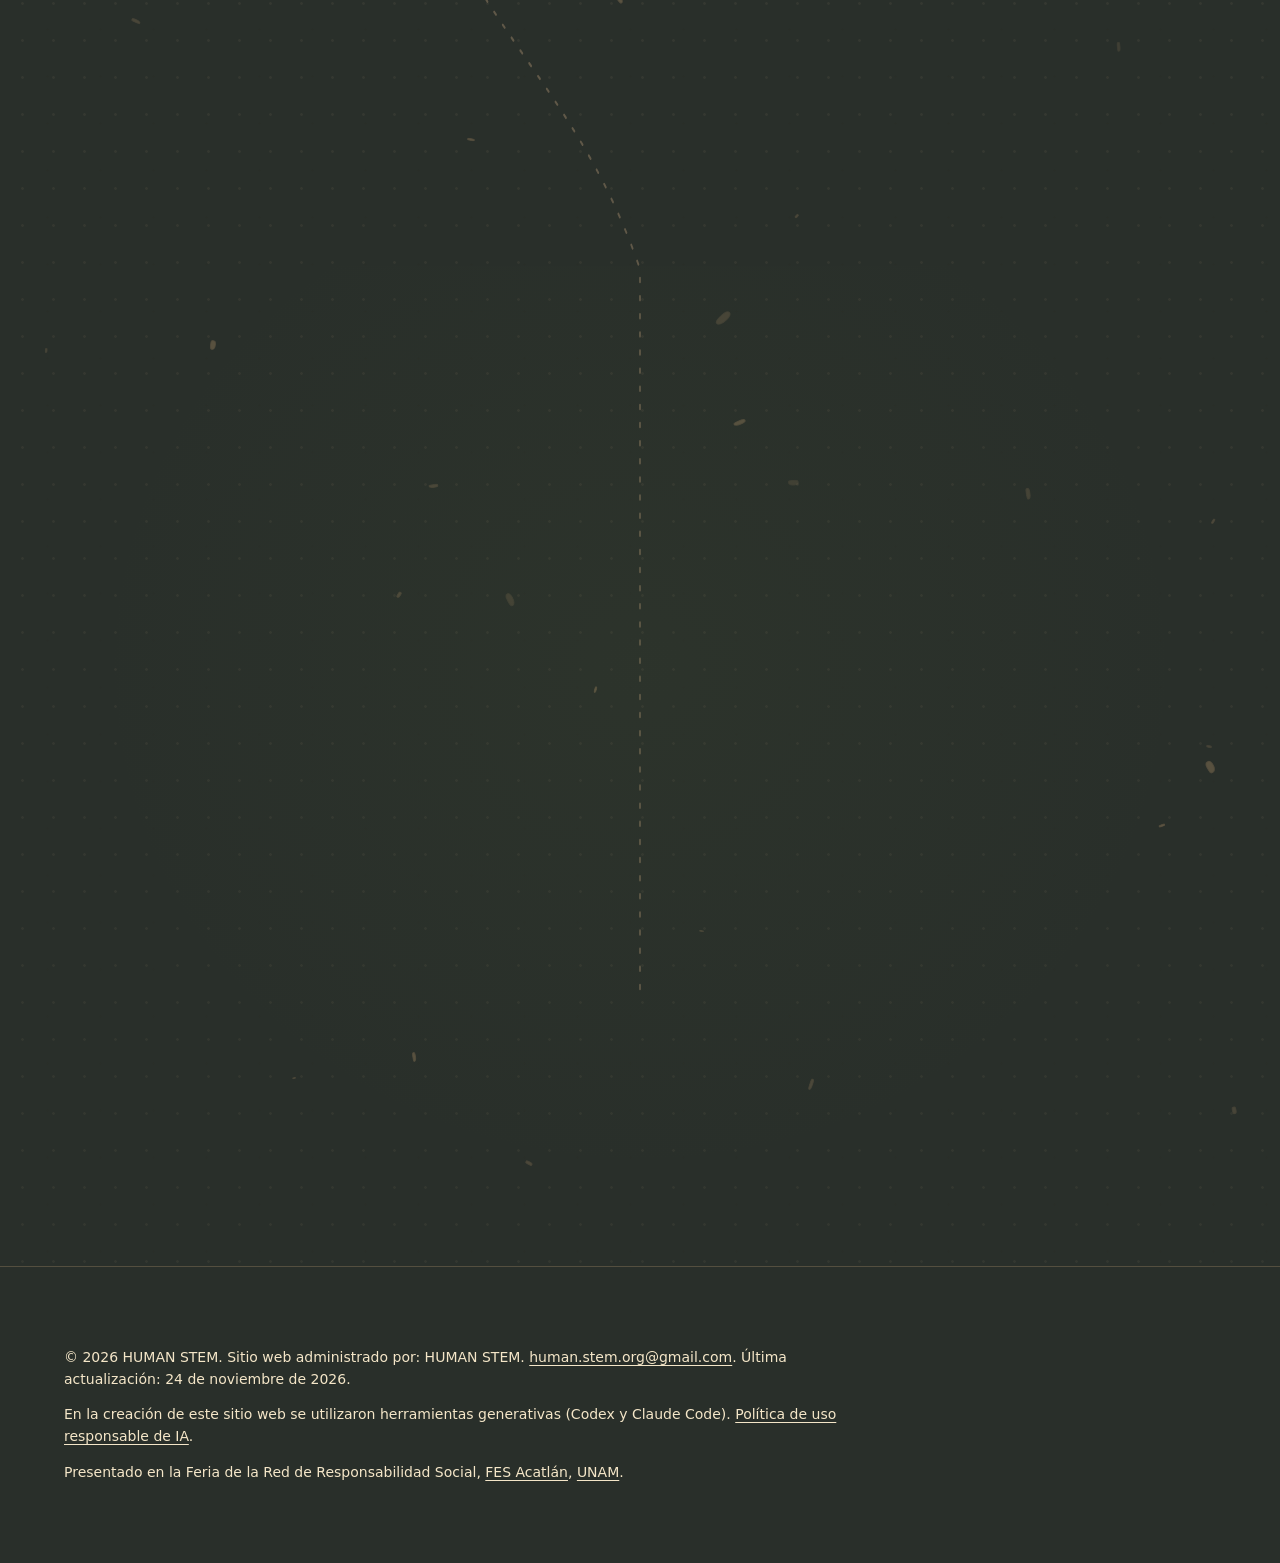
<file: miltli.html>
<!doctype html>
<html lang="es-MX">
<head>
  <meta charset="UTF-8">
  <meta name="viewport" content="width=device-width, initial-scale=1.0">
  <meta name="theme-color" content="#edf2e7">
  <meta name="description" content="Aprende a compostar con Programa Miltli: prepara tus materiales, descubre qué agregar y sigue el proceso en un recorrido ilustrado por el subsuelo.">
  <title>Programa Miltli: aprendiendo a compostar — HUMAN STEM</title>
  <meta property="og:type" content="website">
  <meta property="og:site_name" content="HUMAN STEM">
  <meta property="og:locale" content="es_MX">
  <meta property="og:title" content="Programa Miltli — Aprendiendo a compostar">
  <meta property="og:description" content="Aprende a compostar con Programa Miltli: prepara tus materiales, descubre qué agregar y sigue el proceso en un recorrido ilustrado por el subsuelo.">
  <meta property="og:url" content="https://human-stem.github.io/page/miltli.html">
  <meta property="og:image" content="https://human-stem.github.io/page/assets/og/human-stem.png">
  <meta property="og:image:width" content="1200">
  <meta property="og:image:height" content="630">
  <meta property="og:image:alt" content="Logotipo de HUMAN STEM">
  <meta name="twitter:card" content="summary_large_image">
  <link rel="icon" href="assets/human-stem-isotipo.svg" type="image/svg+xml">
  <link rel="preload" href="assets/fonts/spectral/spectral-latin-400-normal.woff2" as="font" type="font/woff2" crossorigin>
  <link rel="stylesheet" href="comun.css">
  <link rel="stylesheet" href="miltli.css">
  <link rel="prefetch" href="index.html">
  <link rel="prefetch" href="superman.html">
  <script type="speculationrules">
    {"prerender": [{"source": "list", "urls": ["index.html", "superman.html"], "eagerness": "moderate"}]}
  </script>
  <script src="js/planos.js"></script>
  <link rel="canonical" href="https://human-stem.github.io/page/miltli.html">
</head>
<body data-plano="tierra">
  <div class="capa-cielo" aria-hidden="true"></div>
  <a class="salto" href="#contenido-principal">Saltar al contenido principal</a>
  <svg class="svg-definitions" xmlns="http://www.w3.org/2000/svg" aria-hidden="true">
    <defs>
      <symbol id="arrow-down" viewBox="0 0 24 24"><path d="M12 4v15m-6-6 6 6 6-6" fill="none" stroke="currentColor" stroke-width="1.6" stroke-linecap="round" stroke-linejoin="round"/></symbol>
      <symbol id="sprout" viewBox="0 0 40 40"><path d="M20 33V19" fill="none" stroke="currentColor" stroke-width="2.2" stroke-linecap="round"/><path d="M20 23C8 24 6 15 7 10c8-1 16 2 13 13Z" fill="currentColor"/><path d="M20 19C19 8 27 4 34 6c0 9-5 15-14 13Z" fill="currentColor"/></symbol>
      <symbol id="spark" viewBox="0 0 24 24"><path d="m12 1 2.4 8.6L23 12l-8.6 2.4L12 23l-2.4-8.6L1 12l8.6-2.4Z" fill="currentColor"/></symbol>

      <symbol id="icon-leaf" viewBox="0 0 80 80"><path d="M17 61C3 30 27 13 67 13c-1 39-18 64-50 48Z" fill="#a5ae6b" stroke="#486140" stroke-width="3"/><path d="m15 68 40-41M33 49l-1-15m10 6 14 1" fill="none" stroke="#486140" stroke-width="3" stroke-linecap="round"/></symbol>
      <symbol id="icon-apple" viewBox="0 0 80 80"><path d="M39 24C14 10 3 33 17 56c9 17 18 12 23 10 10 6 19 1 26-16 10-25-4-37-27-26Z" fill="#d08a62" stroke="#6b5138" stroke-width="3"/><path d="m40 26 2-14" stroke="#6b5138" stroke-width="4" stroke-linecap="round"/><path d="M44 17c0-13 12-13 21-10-1 11-10 15-21 10Z" fill="#82965d" stroke="#526840" stroke-width="2"/><path d="M23 34q-4 10 1 17" stroke="#e5b28a" stroke-width="4" fill="none" stroke-linecap="round"/></symbol>
      <symbol id="icon-carrot" viewBox="0 0 80 80"><path d="M46 24c-2-7 10-17 11-18m-4 24c6-7 18-7 20-7M47 29c-7-8-9-17-7-24" fill="none" stroke="#6b8b4b" stroke-width="5" stroke-linecap="round"/><path d="M53 28C42 14 31 28 14 68c34-15 59-27 39-40Z" fill="#d9a06b" stroke="#6d5137" stroke-width="3"/><path d="m27 45 7 5m4-17 8 5" fill="none" stroke="#a8784c" stroke-width="3" stroke-linecap="round"/></symbol>
      <symbol id="icon-paper" viewBox="0 0 80 80"><path d="m17 18 40-7 10 52-42 8Z" fill="#c0a779" stroke="#725a3b" stroke-width="3"/><path d="m12 12 40 1-1 53-40-2Z" fill="#e8d6ad" stroke="#725a3b" stroke-width="3"/><path d="m21 25 21 1m-21 10 21 1m-22 10 17 1" fill="none" stroke="#baa67e" stroke-width="3" stroke-linecap="round"/></symbol>
      <symbol id="icon-coffee" viewBox="0 0 80 80"><path d="M14 29h42l-3 31c-10 10-23 10-34 0Z" fill="#b1ba92" stroke="#586347" stroke-width="3"/><path d="M56 35c23-4 23 23-2 20" fill="none" stroke="#586347" stroke-width="4"/><ellipse cx="35" cy="29" rx="21" ry="6" fill="#67513b" stroke="#586347" stroke-width="3"/><path d="M28 20c-7-9 5-8 0-17m14 17c-7-9 5-8 0-17" fill="none" stroke="#b8a47e" stroke-width="2" stroke-linecap="round"/><path d="M13 70h47" stroke="#586347" stroke-width="3" stroke-linecap="round"/></symbol>
      <symbol id="icon-egg" viewBox="0 0 80 80"><path d="m11 29 12 8 8-8 11 8 10-8c9 30-3 43-18 42-17-1-25-13-23-42Z" fill="#e9d8b1" stroke="#78664a" stroke-width="3"/><path d="M35 20c4-17 17-18 23-1L50 25l-7-7-8 6Z" fill="#e9d8b1" stroke="#78664a" stroke-width="3"/><path d="m60 51 9-3 3 11-10 3Z" fill="#d5bf96" stroke="#78664a" stroke-width="2"/></symbol>
      <symbol id="icon-water" viewBox="0 0 80 80"><path d="M40 8C31 25 16 40 16 52c0 30 48 30 48 0C64 40 49 25 40 8Z" fill="#9ab6b0" stroke="#526c60" stroke-width="3"/><path d="M26 51q-2 13 12 15" fill="none" stroke="#d0d8bb" stroke-width="4" stroke-linecap="round"/></symbol>
      <symbol id="icon-mix" viewBox="0 0 80 80"><path d="m56 9-30 44" stroke="#9c8157" stroke-width="7" stroke-linecap="round"/><path d="m17 48 17 11-15 17L6 65Z" fill="#a6ad90" stroke="#56644d" stroke-width="3"/><path d="M24 18C4 25 5 44 17 47m-7-12 7 13 6-13m28 30c22-8 24-28 10-33m6 12-6-13-8 10" fill="none" stroke="#c8b386" stroke-width="3" stroke-linecap="round" stroke-linejoin="round"/></symbol>
      <symbol id="icon-layers" viewBox="0 0 80 80"><path d="m9 25 31-15 31 15-31 15Zm0 16 31 15 31-15M9 57l31 15 31-15" fill="none" stroke="currentColor" stroke-width="4" stroke-linejoin="round"/></symbol>
      <symbol id="compost-box" viewBox="0 0 430 380">
        <ellipse cx="220" cy="350" rx="162" ry="15" fill="#493d2c" opacity=".18"/>
        <path d="m72 126 229-35 73 42-222 45Z" fill="#c6a16a" stroke="#5f5034" stroke-width="4" stroke-linejoin="round"/>
        <path d="m83 131 215-29 58 31-207 39Z" fill="#655138"/>
        <path d="m152 177 222-44-6 184-220 38Z" fill="#ac8452" stroke="#5f5034" stroke-width="4" stroke-linejoin="round"/>
        <path d="m72 126 80 51-4 178-76-48Z" fill="#947347" stroke="#5f5034" stroke-width="4" stroke-linejoin="round"/>
        <path class="soil-band soil-band-bottom" d="m167 287 185-35-1 48-184 33Z" fill="#b99b63" stroke="#725637" stroke-width="2"/>
        <path class="soil-band soil-band-green" d="m167 239 186-36-1 49-185 35Z" fill="#8b9a61" stroke="#657345" stroke-width="2"/>
        <path class="soil-band soil-band-top" d="m167 199 187-36-1 40-186 36Z" fill="#c5a36a" stroke="#725637" stroke-width="2"/>
        <g fill="none" stroke="#ead2a0" stroke-width="3" opacity=".7"><path d="m187 215 13-7m23-2 13-4m24-3 13-4m25-2 13-6m17 1 13-5m-155 129 12-4m26-3 14-5m25-1 13-5m24-3 13-4m15-2 10-4"/></g>
        <g fill="#c3ce90" stroke="#617348" stroke-width="1.5"><path d="m191 267 4-18 16-3-7 17Zm40-7 4-18 15-3-6 18Zm47-10 3-18 16-3-6 18Zm45-9 2-18 16-3-5 18Z"/></g>
        <path d="m79 137 14 8-2 160-13-8Zm45 30 15 9-4 160-13-9Zm37 10 12-3-2 169-13 3Zm192-38 13-3-4 171-12 2Z" fill="#c6a16a" stroke="#6c5839" stroke-width="2"/>
        <path d="m90 318-1 31m249-13-1 19" stroke="#5f5034" stroke-width="9" stroke-linecap="round"/>
        <g fill="#4e5034"><circle cx="109" cy="204" r="3"/><circle cx="108" cy="237" r="3"/><circle cx="108" cy="273" r="3"/><circle cx="184" cy="329" r="2.5"/><circle cx="222" cy="322" r="2.5"/><circle cx="260" cy="315" r="2.5"/><circle cx="300" cy="308" r="2.5"/></g>
      </symbol>
    </defs>
  </svg>

  <header class="cabecera">
    <a class="marca" href="index.html"><img src="assets/human-stem-logo.svg" alt="HUMAN STEM, inicio" width="1494" height="383"></a>
    <nav class="menu" aria-label="Navegación principal">
      <button class="menu__boton" type="button" aria-expanded="false" aria-controls="menu-lista">Menú</button>
      <ul class="menu__lista" id="menu-lista">
        <li><a href="index.html#quienes-somos">Quiénes somos</a></li>
        <li><a href="superman.html">Proyecto Superman</a></li>
        <li><a href="miltli.html" aria-current="page">Programa Miltli</a></li>
        <li><a class="menu__cta" href="index.html#colabora">Colabora</a></li>
      </ul>
    </nav>
  </header>

  <main class="miltli capa-contenido" id="contenido-principal" tabindex="-1">
    <nav class="ruta" aria-label="Ruta de navegación">
      <ol>
        <li><a href="index.html">Inicio</a></li>
        <li><span aria-current="page">Programa Miltli</span></li>
      </ol>
    </nav>
    
    <section class="hero" id="superficie" data-depth="0" data-title="Superficie">
      <div class="landscape" aria-hidden="true">
        <div class="capa-sierra"></div>
        <div class="capa-suelo"></div>
        <img class="hero-tree capa-arbol" src="assets/escena/arbol.svg" alt="" width="380" height="1000" fetchpriority="high">
      </div>
      <div class="hero-copy">
        <img class="hero-logo" src="assets/marca/miltli-logo.webp" alt="" width="338" height="440">
        <p class="eyebrow">Composta y cultivos urbanos</p>
        <h1>Programa Miltli</h1>
        <p class="hero-description">Aprende a compostar, una capa a la vez.</p>
        <p><a href="#programa">Conoce el programa y su equipo</a></p>
        <a class="button button-cream" href="#raices">Aprender a compostar <svg aria-hidden="true"><use href="#arrow-down"/></svg></a>
      </div>
    </section>

    <section class="ficha-programa" id="programa" aria-labelledby="titulo-programa">
      <h2 id="titulo-programa">Conoce el Programa Miltli</h2>
      <h3>Qué es</h3>
      <p>[PENDIENTE: descripción del Programa Miltli validada por su equipo]</p>
      <h3>Dónde se realiza</h3>
      <p>[PENDIENTE: lugares donde se realiza el Programa Miltli]</p>
      <h3>Fase actual</h3>
      <p>[PENDIENTE: fase actual del Programa Miltli]</p>
      <h3>Qué implica participar</h3>
      <p>[PENDIENTE: actividades y compromiso de participación en el Programa Miltli]</p>
      <h3>El nombre Miltli</h3>
      <p>[PENDIENTE: significado y origen verificados del nombre Miltli]</p>
      <h3>Equipo del Programa Miltli</h3>
      <article class="perfil" aria-labelledby="perfil-areli">
        <span class="perfil__monograma" aria-hidden="true">AB</span>
        <div class="perfil__texto">
          <p class="perfil__cargo">Líder del Programa Miltli</p>
          <h4 class="perfil__nombre" id="perfil-areli">Areli Barajas Sánchez</h4>
          <p>Tiene 22 años. Es bióloga egresada de la FES Iztacala de la UNAM, enfocada en las interacciones ecológicas y la restauración ambiental; además, es profesora de Biología a nivel secundaria.</p>
          <ul class="perfil__temas" aria-label="Áreas de trabajo">
            <li>Interacciones ecológicas</li>
            <li>Restauración ambiental</li>
            <li>Docencia en Biología</li>
          </ul>
        </div>
      </article>
      <p><a href="mailto:human.stem.org@gmail.com">Consultar sobre el Programa Miltli</a></p>
    </section>

    <section class="evidencia ficha-programa" id="evidencia-miltli" aria-labelledby="titulo-evidencia-miltli">
      <h2 id="titulo-evidencia-miltli">Evidencias de Programa Miltli</h2>
      <p><strong>Estado del proyecto:</strong> [PENDIENTE: estado actual de Programa Miltli]</p>
      <p><strong>Fechas:</strong> [PENDIENTE: fechas de las actividades documentadas de Programa Miltli]</p>
      <div class="galeria-evidencia">
        <figure>
          <img src="assets/fotos/miltli-01.webp" alt="" width="600" height="750" loading="lazy" decoding="async">
          <figcaption>Póster del Programa Miltli en su fase piloto, en el stand de HUMAN STEM durante la 2.ª Feria de la Red de Responsabilidad Social (noviembre de 2026).</figcaption>
        </figure>
        <figure>
          <img src="assets/fotos/miltli-02.webp" alt="" width="739" height="924" loading="lazy" decoding="async">
          <figcaption>Stickers ilustrados de plantas, junto a los del isotipo de Miltli y de Proyecto Superman, sobre la mesa del stand.</figcaption>
        </figure>
        <figure>
          <img src="assets/fotos/miltli-03.webp" alt="" width="620" height="775" loading="lazy" decoding="async">
          <figcaption>Los stickers de Programa Miltli y Proyecto Superman, uno junto al otro.</figcaption>
        </figure>
      </div>
    </section>

    <div class="underground" id="subsuelo">
      <div class="earth-texture" aria-hidden="true"></div>
      <svg class="root-network" viewBox="0 0 1440 3970" preserveAspectRatio="none" aria-hidden="true">
        <g fill="none" stroke-linecap="round" stroke-linejoin="round">
          <g stroke="#6c452f" stroke-width="8" opacity=".63">
            <path d="M180-20q10 130 70 196t-25 164q-67 64-38 170t-41 218l25 188"/><path d="m211 116-75 59-21 66m134-56 69 60 12 64m-119 82-80-1-29 62m83 44 65 53 27 91m-117 8-53 55 6 41"/>
            <path d="M1165-20q-30 117 32 221t-2 157q-73 74-25 218t-30 239l-7 167"/><path d="m1171 130-69 59-12 72m107-50 74 54 24 82m-115 61-87 34-34 87m109 75 66 57 6 72m-93 71-61 12-16 68"/>
          </g>
          <g stroke="#d1a270" stroke-width="3" opacity=".32"><path d="M180-20q10 130 70 196t-25 164q-67 64-38 170t-41 218l25 188"/><path d="M1165-20q-30 117 32 221t-2 157q-73 74-25 218t-30 239l-7 167"/><path d="m213 117-77 58m1067 38 67 53"/></g>
          <path class="journey-line" d="M720 0C720 170 991 158 984 360S862 637 720 780 375 904 415 1120 616 1380 720 1560 1002 1778 980 1970 765 2177 720 2370 382 2541 430 2770 635 3029 720 3200L720 3760" stroke="#e0b890" stroke-width="2" stroke-dasharray="3 11" opacity=".3"/>
          <path id="journey-progress" d="M720 0C720 170 991 158 984 360S862 637 720 780 375 904 415 1120 616 1380 720 1560 1002 1778 980 1970 765 2177 720 2370 382 2541 430 2770 635 3029 720 3200L720 3760" stroke="#edd9af" stroke-width="2" opacity=".4"/>
        </g>
      </svg>
      <div class="stones" aria-hidden="true"></div>

      <section class="layer layer-roots content-layer" id="raices" data-depth="0.6" data-title="Material previo">
        <div class="layer-inner">
          <div class="chapter-copy reveal">
            <p class="eyebrow light"><span class="chapter-number">01</span></p>
            <h2>Material previo</h2>
            <p>Un recipiente, materiales separados y un poco de tierra. Tu primer paso empieza con lo que ya tienes en casa.</p>
            <div class="container-note"><span class="note-symbol">↧</span><div><h3>El recipiente</h3><p>Elige uno de plástico del tamaño adecuado para tus residuos. Úsalo sin tapa y hazle perforaciones en la base para que drenen los líquidos.</p></div></div>
            <div class="material-groups">
              <div class="material-group dry"><h3><i></i> Materiales secos</h3><ul><li>Hojas y pasto secos.</li><li>Ramas, tallos y palitos en trozos.</li><li>Aserrín de madera sin pintura ni tratamiento.</li></ul></div>
              <div class="material-group green"><h3><i></i> Materiales verdes</h3><ul><li>Hojas y pasto frescos.</li><li>Restos crudos de frutas y verduras.</li><li>Restos vegetales frescos.</li></ul></div>
            </div>
            <p class="soil-note"><strong>La tierra va aparte:</strong> ten un poco a mano; no sustituye la capa de materiales secos.</p>
            <a class="next-layer" href="#vida">Qué se puede compostar <span aria-hidden="true">↓</span></a>
          </div>
          <figure class="chapter-art compost-scene reveal">
            <svg class="compost-illustration" viewBox="0 0 530 480" role="img" aria-labelledby="bin-title"><title id="bin-title">Compostera con una base seca, residuos verdes y cubierta seca</title>
              <path d="M94 39c-22 50 15 64-6 101m368-97q-37 39-19 91" fill="none" stroke="#b58c5c" stroke-width="5" stroke-linecap="round" opacity=".5"/>
              <g transform="translate(35 95)">
        <ellipse cx="220" cy="350" rx="162" ry="15" fill="#493d2c" opacity=".18"/>
        <path d="m72 126 229-35 73 42-222 45Z" fill="#c6a16a" stroke="#5f5034" stroke-width="4" stroke-linejoin="round"/>
        <path d="m83 131 215-29 58 31-207 39Z" fill="#655138"/>
        <path d="m152 177 222-44-6 184-220 38Z" fill="#ac8452" stroke="#5f5034" stroke-width="4" stroke-linejoin="round"/>
        <path d="m72 126 80 51-4 178-76-48Z" fill="#947347" stroke="#5f5034" stroke-width="4" stroke-linejoin="round"/>
        <path class="soil-band soil-band-bottom" d="m167 287 185-35-1 48-184 33Z" fill="#b99b63" stroke="#725637" stroke-width="2"/>
        <path class="soil-band soil-band-green" d="m167 239 186-36-1 49-185 35Z" fill="#8b9a61" stroke="#657345" stroke-width="2"/>
        <path class="soil-band soil-band-top" d="m167 199 187-36-1 40-186 36Z" fill="#c5a36a" stroke="#725637" stroke-width="2"/>
        <g fill="none" stroke="#ead2a0" stroke-width="3" opacity=".7"><path d="m187 215 13-7m23-2 13-4m24-3 13-4m25-2 13-6m17 1 13-5m-155 129 12-4m26-3 14-5m25-1 13-5m24-3 13-4m15-2 10-4"/></g>
        <g fill="#c3ce90" stroke="#617348" stroke-width="1.5"><path d="m191 267 4-18 16-3-7 17Zm40-7 4-18 15-3-6 18Zm47-10 3-18 16-3-6 18Zm45-9 2-18 16-3-5 18Z"/></g>
        <path d="m79 137 14 8-2 160-13-8Zm45 30 15 9-4 160-13-9Zm37 10 12-3-2 169-13 3Zm192-38 13-3-4 171-12 2Z" fill="#c6a16a" stroke="#6c5839" stroke-width="2"/>
        <path d="m90 318-1 31m249-13-1 19" stroke="#5f5034" stroke-width="9" stroke-linecap="round"/>
        <g fill="#4e5034"><circle cx="109" cy="204" r="3"/><circle cx="108" cy="237" r="3"/><circle cx="108" cy="273" r="3"/><circle cx="184" cy="329" r="2.5"/><circle cx="222" cy="322" r="2.5"/><circle cx="260" cy="315" r="2.5"/><circle cx="300" cy="308" r="2.5"/></g>
      </g>
              <g class="bin-callout" data-material="2"><path d="m378 260 65-22"/><circle cx="443" cy="238" r="13"/><text x="443" y="242">3</text></g>
              <g class="bin-callout" data-material="1"><path d="m373 306 70-17"/><circle cx="443" cy="289" r="13"/><text x="443" y="293">2</text></g>
              <g class="bin-callout selected" data-material="0"><path d="m370 352 73-12"/><circle cx="443" cy="340" r="13"/><text x="443" y="344">1</text></g>
              <use href="#icon-leaf" x="54" y="45" width="54" height="54" transform="rotate(-18 81 72)"/>
              <use href="#icon-carrot" x="341" y="28" width="58" height="58" transform="rotate(13 370 57)"/>
              <path d="m282 54 1 18m-9-9h18" stroke="#e3c698" stroke-width="2" stroke-linecap="round"/>
            </svg>
            <div class="layer-selector" role="group" aria-label="Explorar las capas de la compostera"><button type="button" data-material-button="0" aria-pressed="true" disabled><span>1</span> Base seca</button><button type="button" data-material-button="1" aria-pressed="false" disabled><span>2</span> Residuos verdes</button><button type="button" data-material-button="2" aria-pressed="false" disabled><span>3</span> Cubierta seca</button></div>
            <p class="material-caption" id="material-caption" aria-live="polite">Empieza con ramas pequeñas y materiales secos para dejar pasar el aire.</p>
            <div class="cover-reminder"><svg aria-hidden="true"><use href="#icon-leaf"/></svg><p><strong>Termina siempre con secos.</strong> Cubre los residuos de cocina para ayudar a evitar el mal olor.</p></div>
          </figure>
        </div>
        <span class="stratum-label">PARADA 01 <i></i> PREPARACIÓN</span>
      </section>

      <section class="layer layer-life content-layer" id="vida" data-depth="1.4" data-title="Qué se puede compostar">
        <div class="stratum-edge" aria-hidden="true"></div>
        <div class="layer-inner reverse">
          <div class="chapter-copy reveal">
            <p class="eyebrow light"><span class="chapter-number">02</span></p>
            <h2>Qué se puede compostar</h2>
            <p>Separa estos materiales antes de tirarlos. Trocea los restos grandes para que sea más fácil incorporarlos.</p>
            <div class="tip-note"><span>✳</span><p><strong>Secos y verdes se complementan.</strong> El papel y el cartón van con los secos; los restos de cocina y el café usado, con los verdes.</p></div>
            <div class="avoid-note"><h3>Deja fuera de esta composta</h3><p>Carnes, lácteos, aceites, comida cocinada y materiales pintados o plastificados.</p></div>
            <a class="next-layer" href="#huellas">Paso a paso <span aria-hidden="true">↓</span></a>
          </div>
          <figure class="ingredients-scene reveal">
            <div class="ingredient-grid">
              <div class="ingredient"><svg aria-hidden="true"><use href="#icon-apple"/></svg><h3>Frutas</h3><p>Restos y cáscaras<br>sin cocinar.</p><span class="ingredient-type">VERDES</span></div>
              <div class="ingredient"><svg aria-hidden="true"><use href="#icon-carrot"/></svg><h3>Verduras</h3><p>Recortes y restos<br>sin cocinar.</p><span class="ingredient-type">VERDES</span></div>
              <div class="ingredient"><svg aria-hidden="true"><use href="#icon-paper"/></svg><h3>Papel y cartón</h3><p>Sin color, recubrimientos<br>ni cinta. En trozos.</p><span class="ingredient-type dry-type">SECOS</span></div>
              <div class="ingredient"><svg aria-hidden="true"><use href="#icon-coffee"/></svg><h3>Café usado</h3><p>El café molido después<br>de prepararlo.</p><span class="ingredient-type">VERDES</span></div>
              <div class="ingredient"><svg aria-hidden="true"><use href="#icon-egg"/></svg><h3>Cáscaras de huevo</h3><p>Limpias, secas<br>y trituradas.</p><span class="ingredient-type neutral-type">COMPLEMENTO</span></div>
              <div class="ingredient"><svg aria-hidden="true"><use href="#icon-leaf"/></svg><h3>Plantas marchitas</h3><p>Sin plagas. Separa las partes<br>secas de las frescas.</p><span class="ingredient-type neutral-type">SEGÚN SU ESTADO</span></div>
            </div>
          </figure>
        </div>
        <span class="stratum-label">PARADA 02 <i></i> MATERIALES COMPOSTABLES</span>
      </section>

      <section class="layer layer-memories content-layer" id="huellas" data-depth="2.2" data-title="Paso a paso">
        <div class="stratum-edge" aria-hidden="true"></div>
        <div class="layer-inner">
          <div class="chapter-copy reveal">
            <p class="eyebrow light"><span class="chapter-number">03</span></p>
            <h2>Paso a paso</h2>
            <p>Alterna materiales, cuida la humedad y deja entrar aire. Explora cada paso para ver cómo hacerlo.</p>
            <ol class="process-steps" aria-label="Los cuatro pasos de la composta">
              <li><button type="button" class="process-step active" data-step="0" aria-pressed="true" disabled><span class="step-number">01</span><span><strong>Alterna las capas</strong><span>Comienza con secos. Agrega residuos verdes y termina con otra capa seca.</span></span><svg aria-hidden="true"><use href="#icon-layers"/></svg></button></li>
              <li><button type="button" class="process-step" data-step="1" aria-pressed="false" disabled><span class="step-number">02</span><span><strong>Revisa la humedad cada semana</strong><span>Riega si hace falta: la mezcla debe sentirse húmeda, como una esponja exprimida.</span></span><svg aria-hidden="true"><use href="#icon-water"/></svg></button></li>
              <li><button type="button" class="process-step" data-step="2" aria-pressed="false" disabled><span class="step-number">03</span><span><strong>Mezcla al menos cada 10 días</strong><span>Revuelve los materiales para que entre aire y se integren.</span></span><svg aria-hidden="true"><use href="#icon-mix"/></svg></button></li>
              <li><button type="button" class="process-step" data-step="3" aria-pressed="false" disabled><span class="step-number">04</span><span><strong>Continúa, mezcla y cubre</strong><span>Puedes seguir agregando residuos. Mezcla y deja los restos de cocina cubiertos con secos.</span></span><svg aria-hidden="true"><use href="#icon-leaf"/></svg></button></li>
            </ol>
            <p class="process-source">Estos intervalos son una referencia: ajusta el riego a la humedad real de tu mezcla.</p>
          </div>
          <figure class="chapter-art process-scene reveal" data-current-step="0">
            <div class="process-stage-label"><span class="stage-dot"></span> TU COMPOSTA, PASO A PASO <span id="stage-count">01 / 04</span></div>
            <svg class="process-illustration" viewBox="0 0 530 430" role="img" aria-labelledby="process-art-title"><title id="process-art-title">Una compostera y los cuidados que necesita</title><use href="#compost-box" x="44" y="60" width="430" height="380"/>
              <g class="process-visual process-visual-0"><use href="#icon-leaf" x="143" y="5" width="60" height="60" transform="rotate(-14 173 35)"/><use href="#icon-apple" x="224" y="17" width="55" height="55"/><use href="#icon-paper" x="291" y="2" width="58" height="58"/><path d="M246 83v22m-7-7 7 7 7-7" fill="none" stroke="#e6d0a7" stroke-width="2" stroke-linecap="round"/></g>
              <g class="process-visual process-visual-1"><use href="#icon-water" x="222" y="-10" width="74" height="74"/><path d="m208 73-5 11m44-13-2 12m39-11 3 12" stroke="#a6c4bc" stroke-width="4" stroke-linecap="round"/></g>
              <g class="process-visual process-visual-2"><use href="#icon-mix" x="219" y="-7" width="90" height="90"/><path d="M383 180q43 47-5 94m2-18-4 21 21-4" fill="none" stroke="#e0c797" stroke-width="3" stroke-linecap="round" stroke-linejoin="round"/></g>
              <g class="process-visual process-visual-3"><use href="#sprout" x="204" y="-7" width="82" height="82" style="color:#b3c48a"/><path d="m144 83 4 12 12 4-12 4-4 12-4-12-12-4 12-4m208-62 3 8 8 3-8 3-3 8-3-8-8-3 8-3" fill="#dfcf9c"/></g>
            </svg>
            <div class="process-caption" aria-live="polite"><span id="stage-tag">CAPAS QUE SE COMPLEMENTAN</span><h3 id="stage-title">Secos → verdes → secos.</h3><p id="stage-description">Deja una base que permita circular el aire. Después de los residuos verdes, añade una cubierta seca.</p></div>
            <div class="process-paging"><span>Selecciona un paso para explorarlo.</span><button type="button" id="next-step" disabled>Siguiente paso <span>→</span></button></div>
          </figure>
        </div>
        <span class="stratum-label">PARADA 03 <i></i> CUIDADO CONTINUO</span>
      </section>

      <section class="layer layer-deep content-layer" id="profundidad" data-depth="3" data-title="Participa">
        <div class="stratum-edge" aria-hidden="true"></div>
        <div class="layer-inner reverse">
          <div class="chapter-copy reveal">
            <p class="eyebrow light"><span class="chapter-number">04</span></p>
            <h2>Participa</h2>
            <p>En Programa Miltli trabajamos para transformar nuestros residuos y recuperar espacios mediante la composta y los cultivos urbanos.</p>
            <a class="button button-cream" href="mailto:human.stem.org@gmail.com">Consultar cómo participar</a>
            <p class="recruitment-note">Por ahora no hay convocatoria abierta. Escríbenos para conocer futuras oportunidades.</p>
          </div>
          
        </div>
        <span class="stratum-label">PARADA 04 <i></i> PROGRAMA MILTLI</span>
      </section>

      <section class="journey-end" id="final" data-depth="3.5" data-title="Guía en PDF" aria-labelledby="titulo-final">
        <div class="end-content reveal"><span class="end-sprout"><svg><use href="#sprout"/></svg></span><h2 id="titulo-final">Guía en PDF y más información</h2><a class="button button-cream" href="#superficie">Volver a la superficie <svg><use href="#arrow-down"/></svg></a></div>
        <div class="partner-signatures"><span class="partner-signature human-signature">HUMAN<span>STEM</span></span><i>×</i><span class="partner-signature miltli-signature"><img src="assets/marca/miltli-logo.webp" alt="" width="338" height="440" loading="lazy" decoding="async"><span>Miltli<small>PROGRAMA DE COMPOSTAJE</small></span></span></div>
        <p class="external-guide">¿La quieres a la mano? <a class="text-link" href="assets/pdf/guia-compostaje-miltli.pdf" download>Descarga esta guía en PDF</a> para leerla sin conexión o imprimirla.</p>
        <p class="external-guide">¿Quieres profundizar? Consulta la <a class="text-link" href="https://www.epa.gov/recycle/composting-home" rel="external noopener noreferrer" target="_blank">guía de compostaje doméstico de la EPA <span aria-hidden="true">↗</span><span class="solo-lector"> (sitio externo en inglés, se abre en otra pestaña)</span></a>.</p>
        <div class="footer-note"><span>PROGRAMA MILTLI · HUMAN STEM</span><span>Los metros pertenecen al escenario ilustrado.</span><a href="#superficie">Volver a la superficie ↗</a></div>
      </section>
    </div>
  </main>

  <footer class="pie">
    <div class="pie__fila">
      <form class="buscador" action="mapa-del-sitio.html" method="get" role="search">
        <label for="buscar">Buscar en el sitio</label>
        <input id="buscar" name="q" type="search" autocomplete="off">
        <button type="submit">Buscar</button>
      </form>
      <nav aria-label="Enlaces del pie">
        <ul class="pie__enlaces">
          <li><a href="mapa-del-sitio.html">Mapa del sitio</a></li>
          <li><a href="creditos.html">Créditos</a></li>
          <li><a href="https://www.instagram.com/humanstem/" rel="external noopener">Instagram</a></li>
          <li><a href="https://www.tiktok.com/@humanstem" rel="external noopener">TikTok</a></li>
          <li><a href="en/index.html" lang="en" hreflang="en">English</a></li>
        </ul>
      </nav>
    </div>
    <p>© 2026 HUMAN STEM. Sitio web administrado por: HUMAN STEM. <a href="mailto:human.stem.org@gmail.com">human.stem.org@gmail.com</a>. Última actualización: <time datetime="2026-11-24">24 de noviembre de 2026</time>.</p>
    <p>En la creación de este sitio web se utilizaron herramientas generativas (Codex y Claude Code). <a href="uso-responsable-ia.html">Política de uso responsable de IA</a>.</p>
    <p class="pie__feria">Presentado en la Feria de la Red de Responsabilidad Social, <a href="https://www.acatlan.unam.mx/" rel="external noopener">FES Acatlán</a>, <a href="https://www.unam.mx/" rel="external noopener">UNAM</a>.</p>
  </footer>

  <aside class="depth-nav" aria-label="Navegación por las paradas de la guía">
    <div class="depth-readout" title="Profundidad ilustrativa del escenario; no es la profundidad de la compostera"><span>EL DESCENSO</span><strong><span id="depth-value">0.0</span><small> m</small></strong></div>
    <div class="depth-stops"><span class="depth-track"></span><span class="depth-fill"></span><a href="#superficie" data-stop="0" class="active" aria-label="Superficie" aria-current="location"><i></i><span>Superficie</span></a><a href="#raices" data-stop="1" aria-label="Parada 1: Material previo"><i></i><span>Material previo</span></a><a href="#vida" data-stop="2" aria-label="Parada 2: Qué se puede compostar"><i></i><span>Qué se puede compostar</span></a><a href="#huellas" data-stop="3" aria-label="Parada 3: Paso a paso"><i></i><span>Proceso</span></a><a href="#profundidad" data-stop="4" aria-label="Parada 4: Participa"><i></i><span>Participa</span></a></div>
    <span class="depth-caption" id="depth-caption">Superficie</span>
  </aside>

  <div class="exploration-tools"><button class="motion-toggle" type="button" aria-pressed="false" aria-label="Pausar las animaciones decorativas"><svg aria-hidden="true" class="pause-icon" viewBox="0 0 20 20"><path d="M7 5v10m6-10v10"/></svg><svg aria-hidden="true" class="play-icon" viewBox="0 0 20 20"><path d="m7 4 9 6-9 6Z"/></svg><span id="motion-label">Pausar movimiento</span></button></div>


  <script src="js/miltli.js" defer></script>
  <script src="js/tour.js" defer></script>
</body>
</html>
</file>
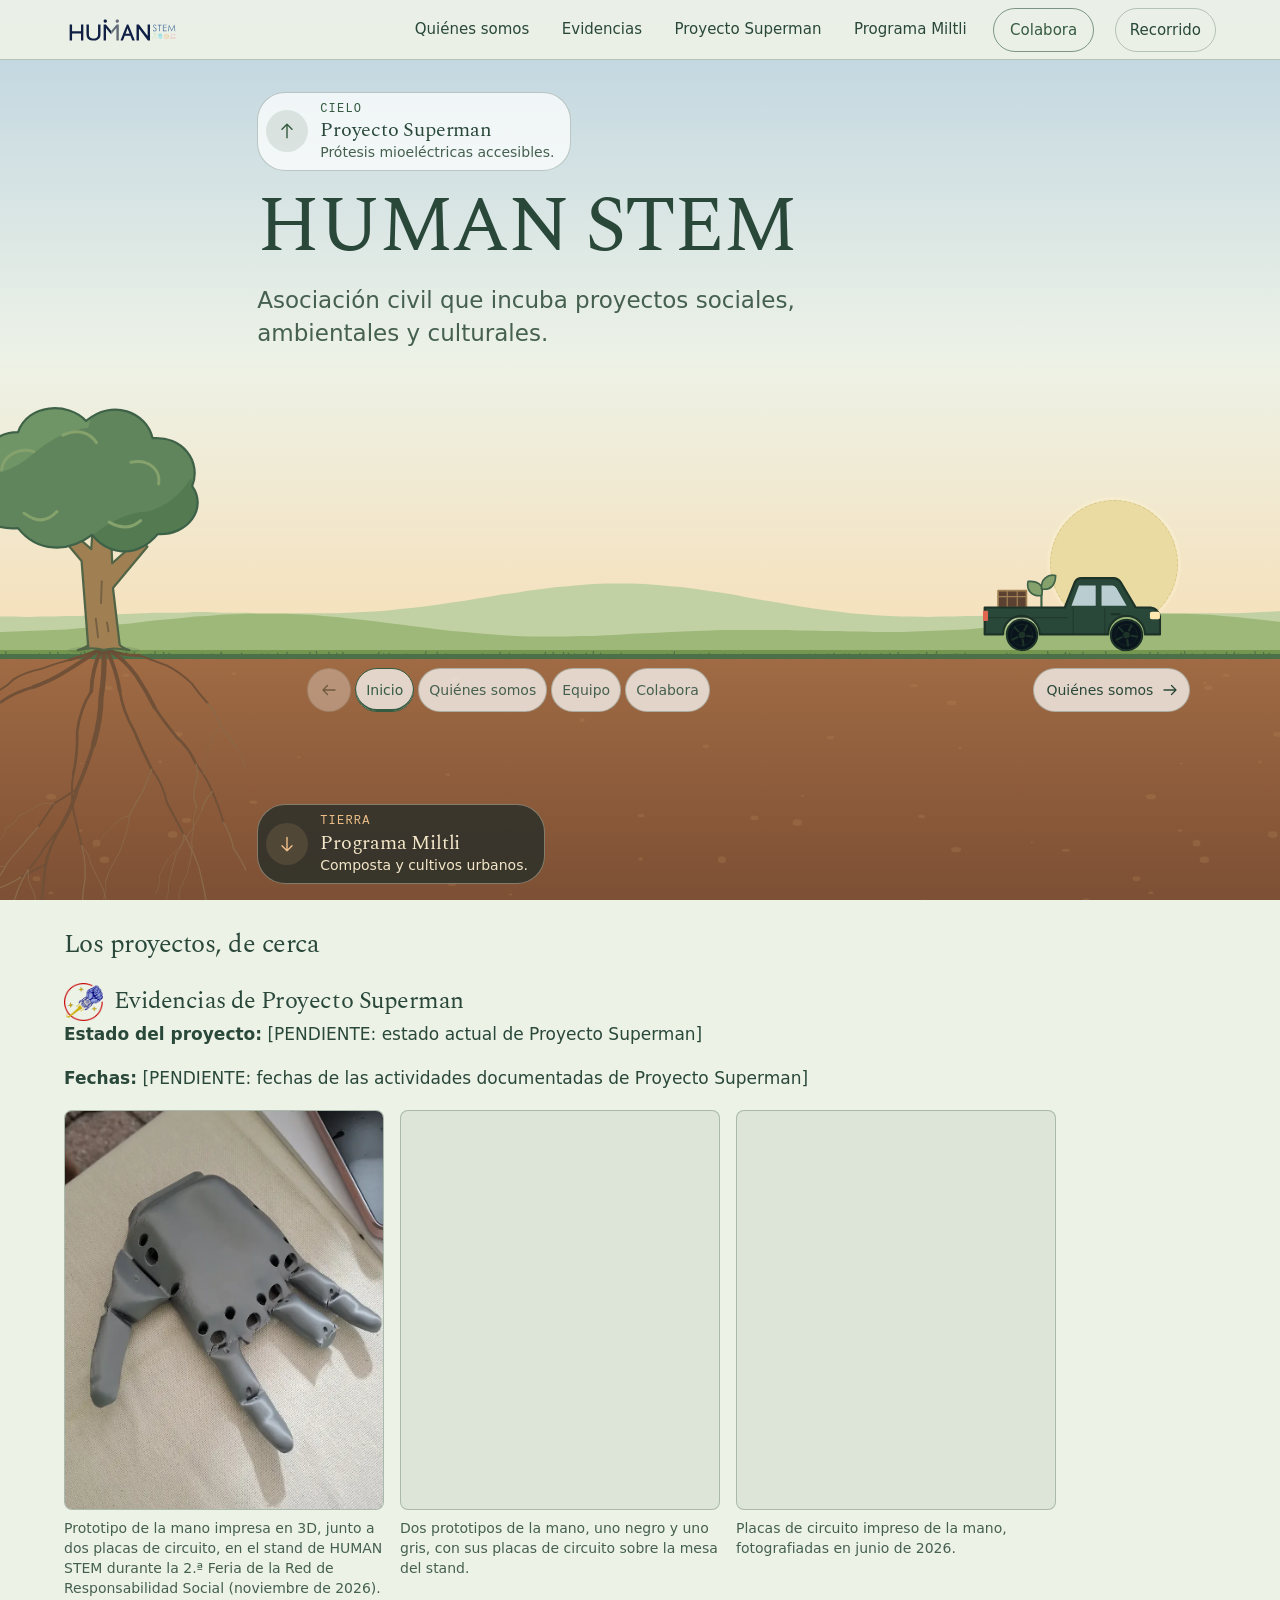
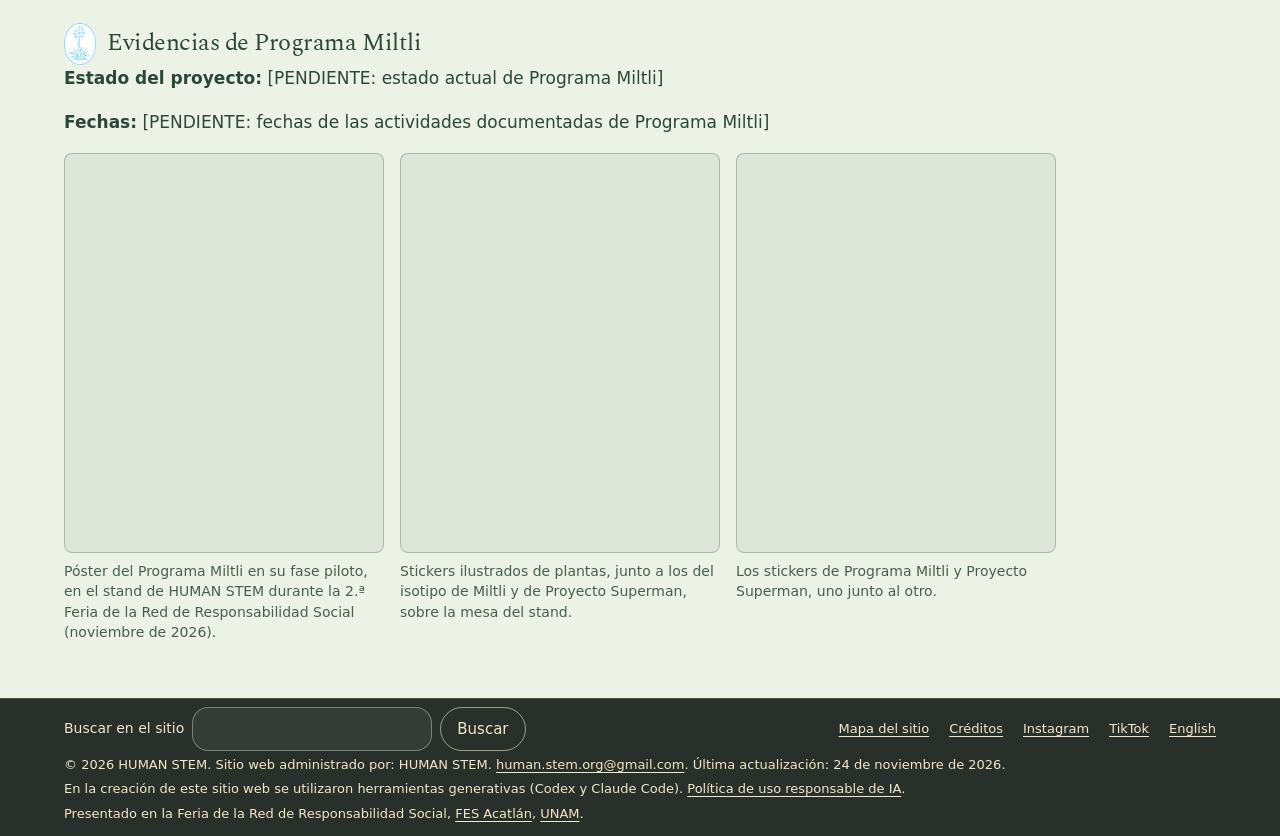
<file: quienes-somos.html>
<!DOCTYPE html>
<html lang="es-MX">
<head>
  <meta charset="UTF-8">
  <meta name="viewport" content="width=device-width, initial-scale=1">
  <meta name="robots" content="noindex">
  <title>Página trasladada — HUMAN STEM</title>
  <meta http-equiv="refresh" content="0; url=index.html#quienes-somos">
  <link rel="canonical" href="https://human-stem.github.io/page/#quienes-somos">
</head>
<body>
  <main>
  <h1>Página trasladada</h1>
  <p>Esta página cambió de dirección. Continúa en <a href="index.html#quienes-somos">Quiénes somos</a>.</p>
  </main>
</body>
</html>
</file>
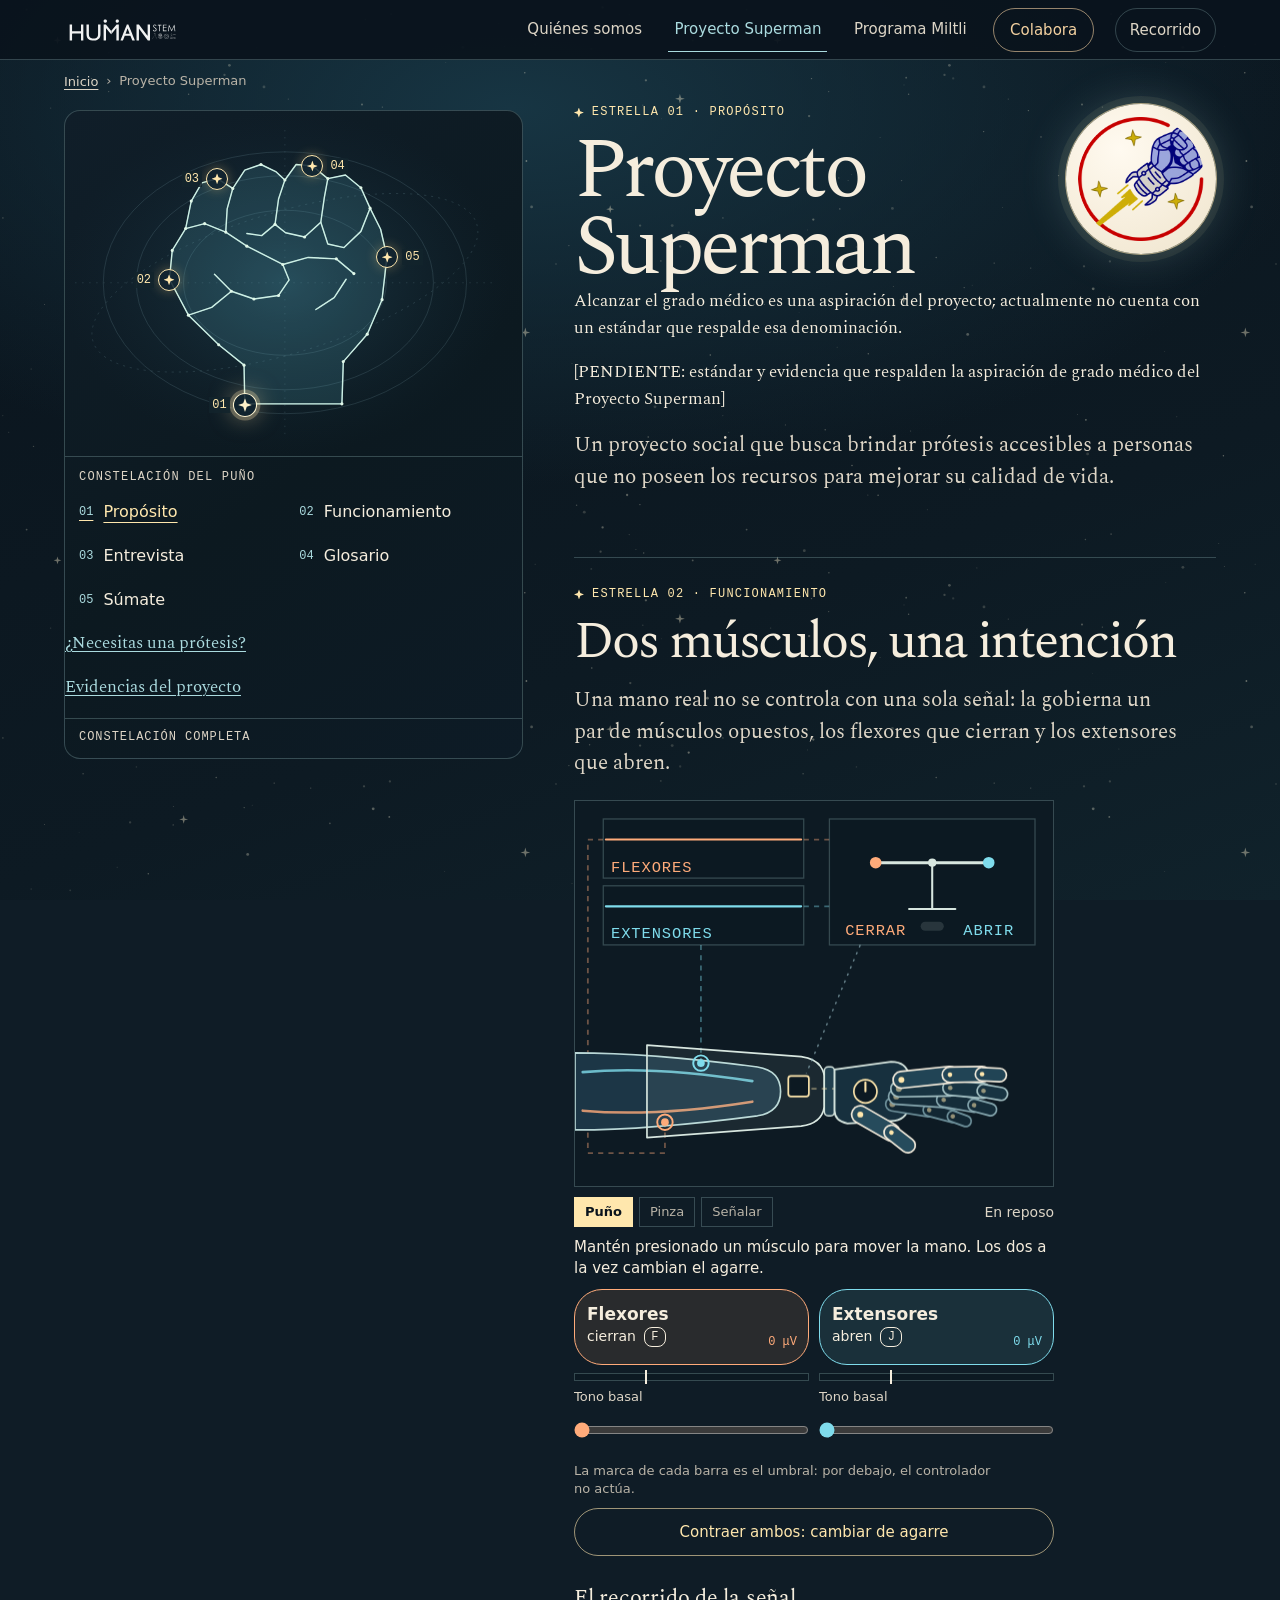
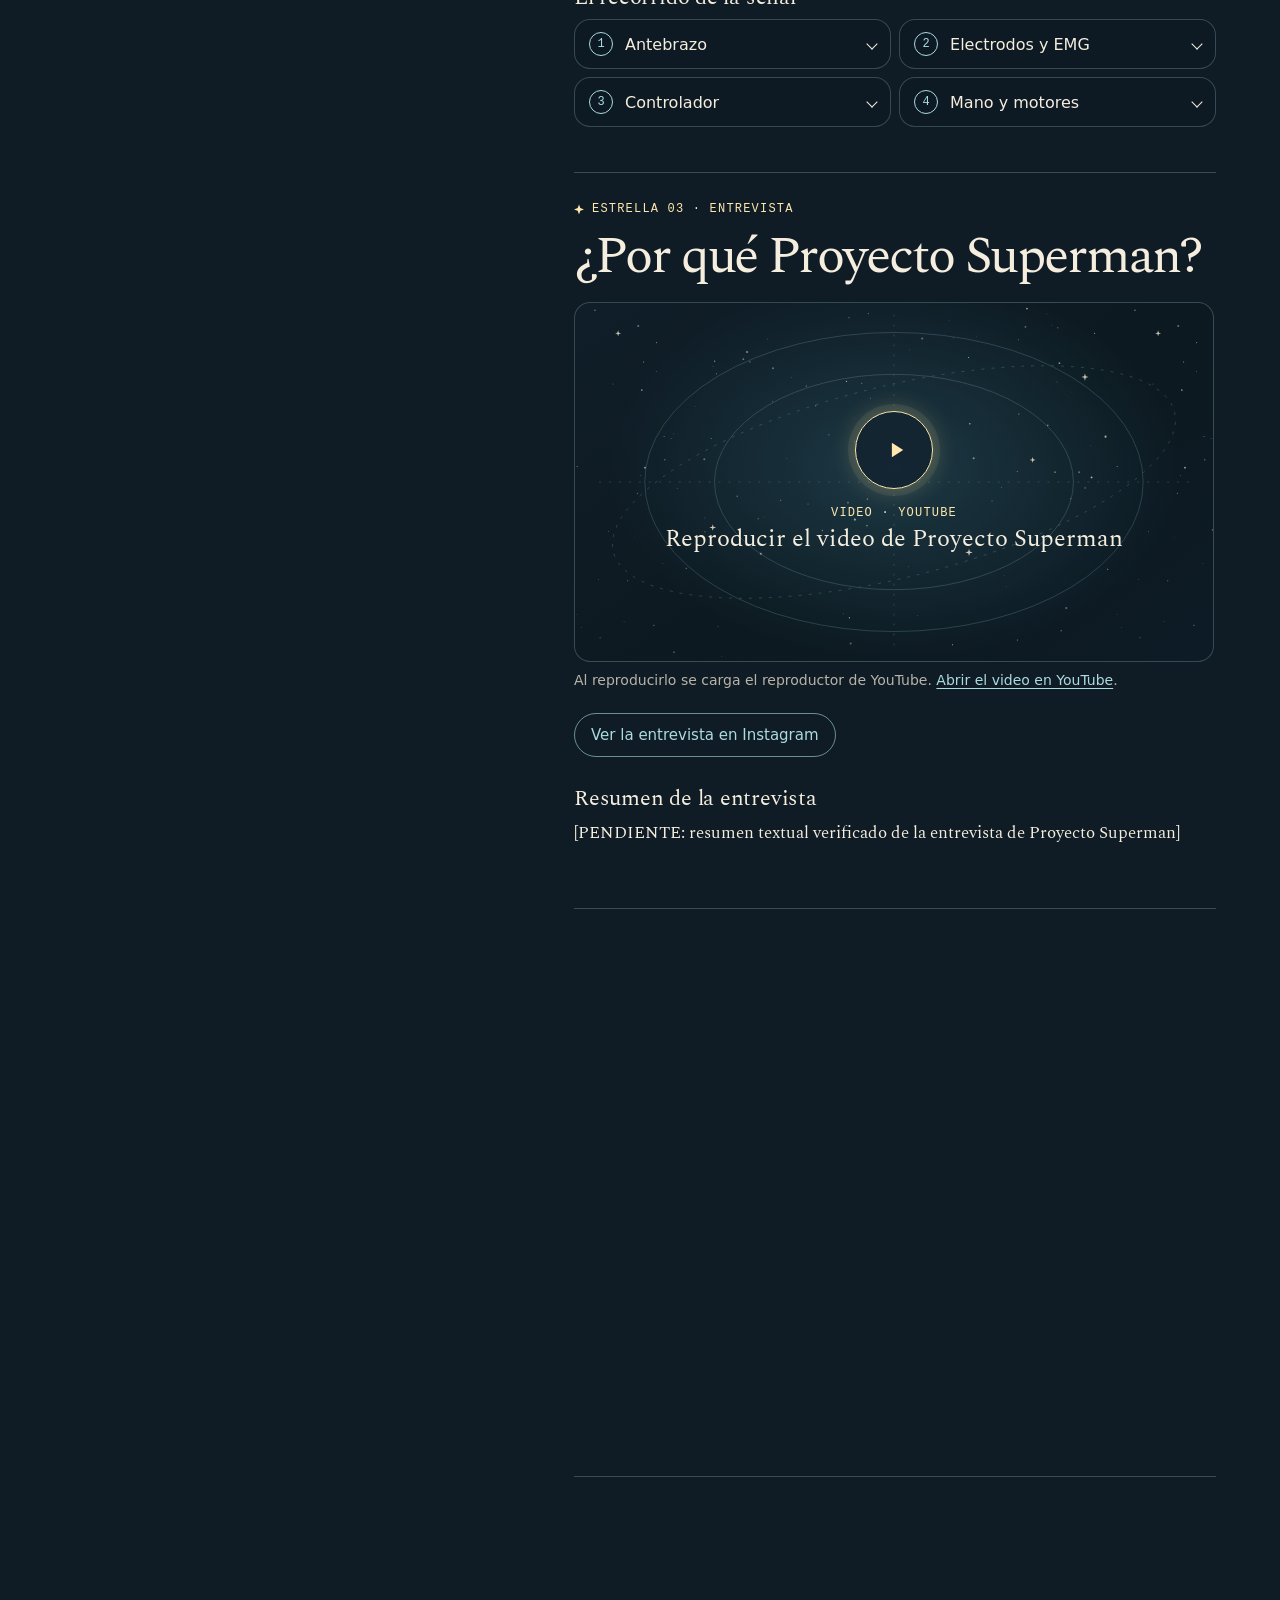
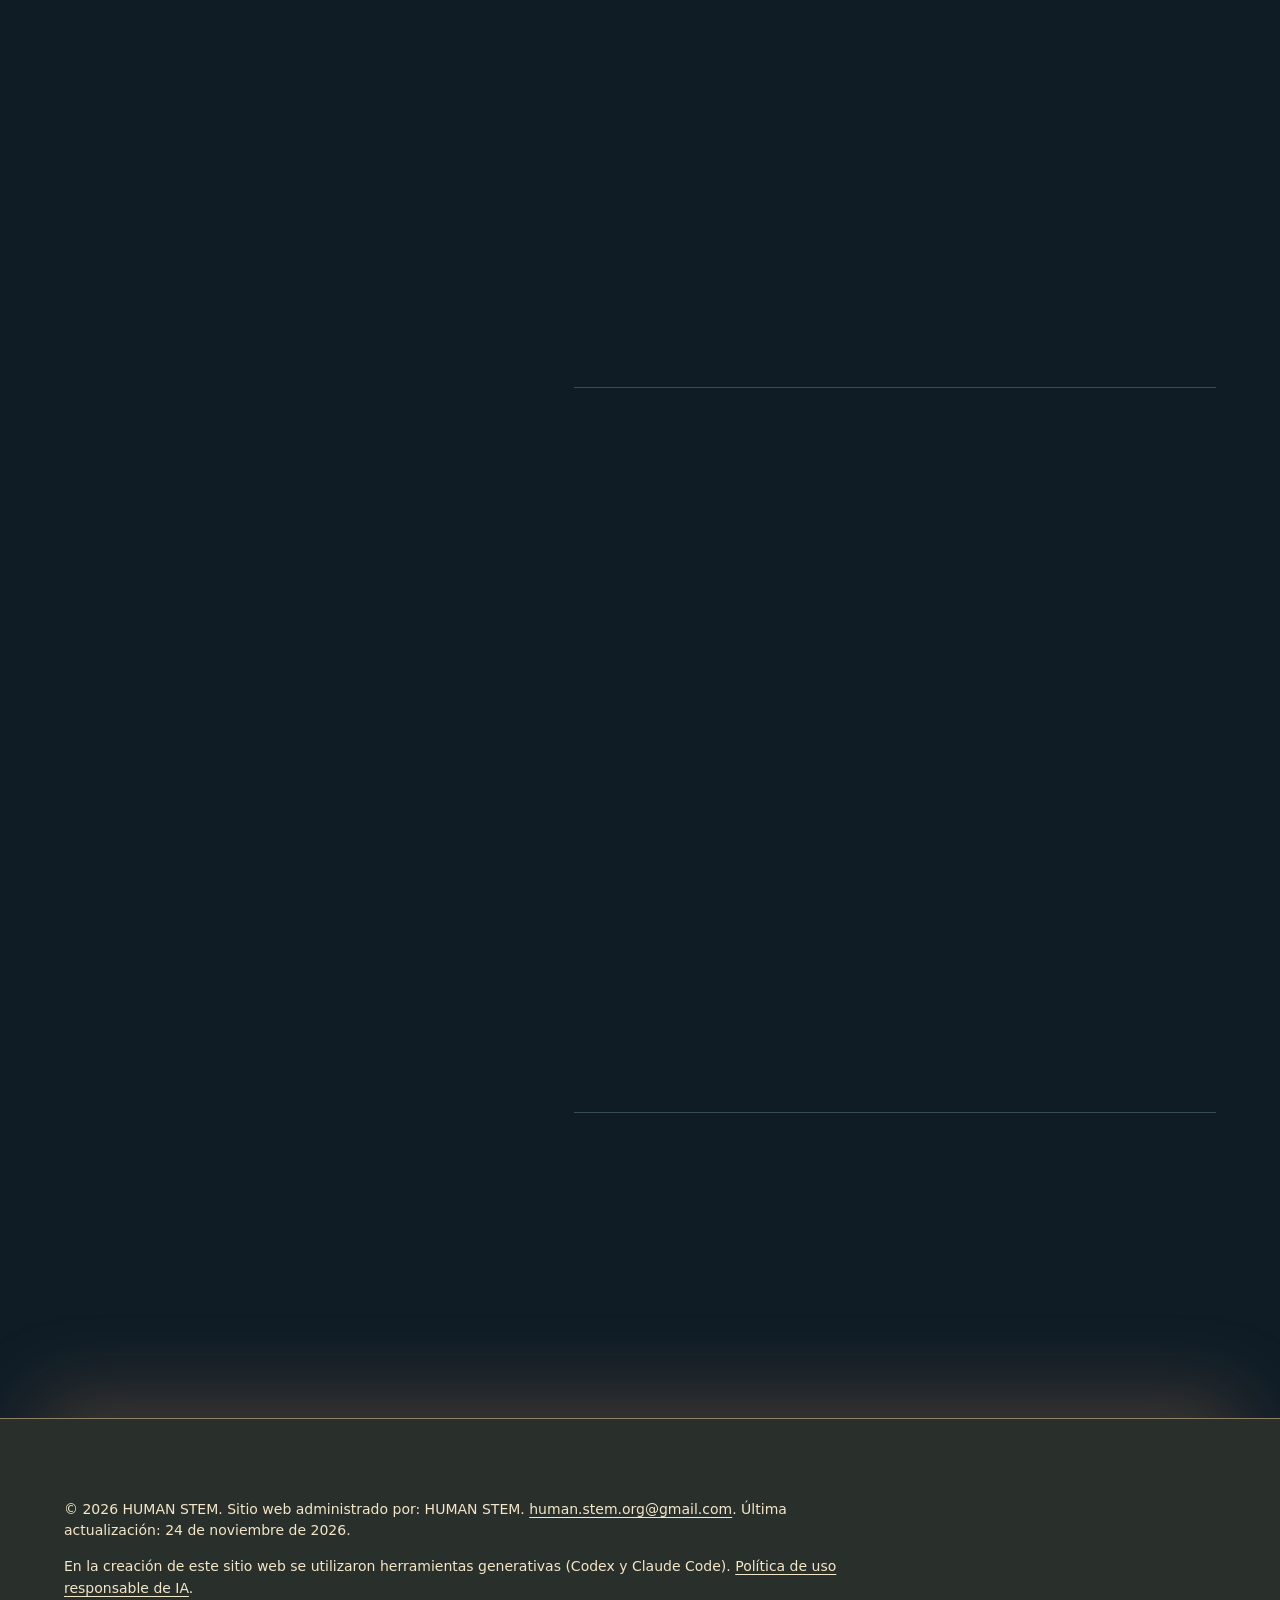
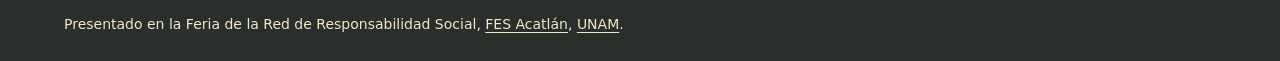
<file: superman.html>
<!DOCTYPE html>
<html lang="es-MX">
<head>
  <meta charset="UTF-8">
  <meta name="viewport" content="width=device-width, initial-scale=1">
  <title>Proyecto Superman — HUMAN STEM</title>
  <meta name="description" content="Proyecto Superman busca brindar prótesis accesibles. Explora su constelación: propósito, funcionamiento de la prótesis mioeléctrica, entrevista y glosario.">
  <meta name="theme-color" content="#0a141d">
  <meta property="og:type" content="website">
  <meta property="og:site_name" content="HUMAN STEM">
  <meta property="og:locale" content="es_MX">
  <meta property="og:title" content="Proyecto Superman — HUMAN STEM">
  <meta property="og:description" content="Prótesis accesibles: propósito, funcionamiento, entrevista y glosario del proyecto.">
  <meta property="og:url" content="https://human-stem.github.io/page/superman.html">
  <meta property="og:image" content="https://human-stem.github.io/page/assets/og/human-stem.png">
  <meta property="og:image:width" content="1200">
  <meta property="og:image:height" content="630">
  <meta property="og:image:alt" content="Logotipo de HUMAN STEM">
  <meta name="twitter:card" content="summary_large_image">
  <link rel="icon" href="assets/human-stem-isotipo.svg" type="image/svg+xml">
  <link rel="preload" href="assets/fonts/spectral/spectral-latin-400-normal.woff2" as="font" type="font/woff2" crossorigin>
  <link rel="stylesheet" href="comun.css">
  <link rel="stylesheet" href="superman.css">
  <link rel="prefetch" href="index.html">
  <link rel="prefetch" href="miltli.html">
  <script type="speculationrules">
    {"prerender": [{"source": "list", "urls": ["index.html", "miltli.html"], "eagerness": "moderate"}]}
  </script>
  <script src="js/planos.js"></script>
  <link rel="canonical" href="https://human-stem.github.io/page/superman.html">
</head>
<body data-plano="cielo">
  <div class="capa-cielo" aria-hidden="true"></div>
  <a class="salto" href="#contenido">Saltar al contenido principal</a>

  <header class="cabecera">
    <a class="marca" href="index.html"><img src="assets/human-stem-logo.svg" alt="HUMAN STEM, inicio" width="1494" height="383"></a>
    <nav class="menu" aria-label="Navegación principal">
      <button class="menu__boton" type="button" aria-expanded="false" aria-controls="menu-lista">Menú</button>
      <ul class="menu__lista" id="menu-lista">
        <li><a href="index.html#quienes-somos">Quiénes somos</a></li>
        <li><a href="superman.html" aria-current="page">Proyecto Superman</a></li>
        <li><a href="miltli.html">Programa Miltli</a></li>
        <li><a class="menu__cta" href="index.html#colabora">Colabora</a></li>
      </ul>
    </nav>
  </header>

  <main class="firmamento capa-contenido" id="contenido" tabindex="-1">
    <nav class="ruta" aria-label="Ruta de navegación">
      <ol>
        <li><a href="index.html">Inicio</a></li>
        <li><span aria-current="page">Proyecto Superman</span></li>
      </ol>
    </nav>

    <section class="estrella estrella--primera" id="proposito" aria-labelledby="titulo-proposito">
      <img class="insignia" src="assets/marca/superman-logo.webp" alt="" width="360" height="356">
      <p class="rotulo estrella__marca">Estrella 01 · Propósito</p>
      <h1 id="titulo-proposito">Proyecto Superman</h1>
      <p>Alcanzar el grado médico es una aspiración del proyecto; actualmente no cuenta con un estándar que respalde esa denominación.</p>
      <p>[PENDIENTE: estándar y evidencia que respalden la aspiración de grado médico del Proyecto Superman]</p>
      <p class="estrella__entrada">Un proyecto social que busca brindar prótesis accesibles a personas que no poseen los recursos para mejorar su calidad de vida.</p>
    </section>

    <!-- La constelación es el índice de la página: cada estrella enlaza a una
         sección u objetivo. Para añadir una, agrega un <li> con las
         coordenadas de posición (x, y) de un nudo del puño y su <section> abajo. -->
    <nav class="carta" id="carta" aria-labelledby="titulo-carta">
      <div class="carta__lienzo">
        <svg viewBox="0 0 760 490" preserveAspectRatio="xMidYMid slice" aria-hidden="true" focusable="false">
          <defs>
            <radialGradient id="halo-cielo">
              <stop stop-color="#3b768b" stop-opacity=".33"/>
              <stop offset="1" stop-color="#193749" stop-opacity="0"/>
            </radialGradient>
            <path id="puno-1" pathLength="1" d="M449 416H311l-1-55-36-29"/>
            <path id="puno-2" pathLength="1" d="m274 332-43-42-27-51 4-41 19-31 27-7 30 12"/>
            <path id="puno-3" pathLength="1" d="m227 167 8-39 15-26 22-6 22 14-8 29-2 33 30 20"/>
            <path id="puno-4" pathLength="1" d="m294 110 17-26 23-8 21 10 13 12 16-22 23 2m-39 20-9 27-5 36-19 16-21-3m40-13 15 12 27 6 23-21"/>
            <path id="puno-5" pathLength="1" d="m407 78 22 18 25-5 22 18 13 29 15 30 9 39-7 61-21 49-34 39-2 60m-20-320-5 27-5 35 10 31 23 5 24-23 13-33"/>
            <path id="puno-6" pathLength="1" d="m314 192 51 26 9 22-15 22-35 5-32-11-24-24m-37 58 33-11 28-23m73-38 36-10 40 2 25 21m-54 51 26-17 17-26"/>
          </defs>
          <ellipse cx="368" cy="244" rx="319" ry="244" fill="url(#halo-cielo)"/>
          <g class="carta__reticula">
            <path d="M368 27v435M70 244h594" stroke-dasharray="2 8"/>
            <ellipse cx="368" cy="244" rx="258" ry="186"/>
            <ellipse cx="368" cy="244" rx="211" ry="152"/>
            <ellipse cx="368" cy="244" rx="144" ry="103"/>
            <ellipse cx="368" cy="244" rx="285" ry="100" transform="rotate(-17 368 244)" stroke-dasharray="3 7"/>
          </g>
          <path class="carta__campo" d="m311 416-1-55-36-29-43-42-27-51 4-41 19-31 8-39 15-26 22-6 22 14 17-26 23-8 21 10 13 12 16-22 23 2 22 18 25-5 22 18 13 29 15 30 9 39-7 61-21 49-34 39-2 60Z"/>
          <g class="carta__base">
            <use href="#puno-1"/><use href="#puno-2"/><use href="#puno-3"/>
            <use href="#puno-4"/><use href="#puno-5"/><use href="#puno-6"/>
          </g>
          <g class="carta__luz">
            <use href="#puno-1" data-traza="1"/><use href="#puno-2" data-traza="2"/>
            <use href="#puno-3" data-traza="3"/><use href="#puno-4" data-traza="4"/>
            <use href="#puno-5" data-traza="5"/><use href="#puno-6" data-traza="fin"/>
          </g>
          <g class="carta__nudos">
            <circle cx="310" cy="361" r="2.2" data-traza="1"/><circle cx="449" cy="416" r="2.2" data-traza="1"/><circle cx="274" cy="332" r="2.2" data-traza="1"/>
            <circle cx="231" cy="290" r="2.2" data-traza="2"/><circle cx="208" cy="198" r="2.2" data-traza="2"/><circle cx="227" cy="167" r="2.2" data-traza="2"/><circle cx="254" cy="160" r="2.2" data-traza="2"/>
            <circle cx="235" cy="128" r="2.2" data-traza="3"/><circle cx="294" cy="110" r="2.2" data-traza="3"/><circle cx="284" cy="172" r="2.2" data-traza="3"/><circle cx="314" cy="192" r="2.2" data-traza="3"/>
            <circle cx="334" cy="76" r="2.2" data-traza="4"/><circle cx="368" cy="98" r="2.2" data-traza="4"/><circle cx="354" cy="161" r="2.2" data-traza="4"/><circle cx="396" cy="179" r="2.2" data-traza="4"/>
            <circle cx="429" cy="96" r="2.2" data-traza="5"/><circle cx="476" cy="109" r="2.2" data-traza="5"/><circle cx="489" cy="138" r="2.2" data-traza="5"/><circle cx="506" cy="268" r="2.2" data-traza="5"/><circle cx="485" cy="317" r="2.2" data-traza="5"/><circle cx="451" cy="356" r="2.2" data-traza="5"/>
            <circle cx="365" cy="218" r="2.2" data-traza="fin"/><circle cx="359" cy="262" r="2.2" data-traza="fin"/><circle cx="324" cy="267" r="2.2" data-traza="fin"/><circle cx="292" cy="256" r="2.2" data-traza="fin"/><circle cx="441" cy="210" r="2.2" data-traza="fin"/><circle cx="466" cy="231" r="2.2" data-traza="fin"/>
          </g>
        </svg>
      </div>
      <h2 class="rotulo carta__titulo" id="titulo-carta">Constelación del puño</h2>
      <ol class="carta__estrellas">
        <li><a href="#proposito" style="--x:311;--y:416" data-estrella="1"><span class="astro astro--izq" aria-hidden="true"><b>01</b></span><span class="carta__num" aria-hidden="true">01</span> Propósito</a></li>
        <li><a href="#funcionamiento" style="--x:204;--y:239" data-estrella="2"><span class="astro astro--izq" aria-hidden="true"><b>02</b></span><span class="carta__num" aria-hidden="true">02</span> Funcionamiento</a></li>
        <li><a href="#entrevista" style="--x:272;--y:96" data-estrella="3"><span class="astro astro--izq" aria-hidden="true"><b>03</b></span><span class="carta__num" aria-hidden="true">03</span> Entrevista</a></li>
        <li><a href="#glosario" style="--x:407;--y:78" data-estrella="4"><span class="astro" aria-hidden="true"><b>04</b></span><span class="carta__num" aria-hidden="true">04</span> Glosario</a></li>
        <li><a href="#sumate" style="--x:513;--y:207" data-estrella="5"><span class="astro" aria-hidden="true"><b>05</b></span><span class="carta__num" aria-hidden="true">05</span> Súmate</a></li>
      </ol>
      <p><a href="#necesitas-protesis">¿Necesitas una prótesis?</a></p>
      <p><a href="#evidencia-superman">Evidencias del proyecto</a></p>
      <p class="carta__avance" id="carta-avance" hidden></p>
    </nav>

    <section class="estrella" id="funcionamiento" aria-labelledby="titulo-funcionamiento">
      <p class="rotulo estrella__marca">Estrella 02 · Funcionamiento</p>
      <h2 id="titulo-funcionamiento">Dos músculos, una intención</h2>
      <p class="estrella__entrada">Una mano real no se controla con una sola señal: la gobierna un par de músculos opuestos, los flexores que cierran y los extensores que abren.</p>

      <div class="simulador" id="simulador">
        <figure class="sim">
          <svg class="sim__lienzo" id="sim" viewBox="0 0 372 300" role="img" aria-labelledby="sim-titulo sim-desc">
            <title id="sim-titulo">Esquema de la prótesis mioeléctrica</title>
            <desc id="sim-desc">Sobre el antebrazo, dos electrodos captan la señal de los flexores y la de los extensores. El controlador las compara como una balanza: la diferencia cierra o abre la mano, vista de perfil, y la contracción simultánea cambia el agarre entre puño, pinza y señalar con el índice.</desc>

            <!-- 2 · sondas de los electrodos (pasan por detrás del brazo) -->
            <g data-capa="2">
              <path class="hilo hilo--flex" id="sonda-f" d="M70 250V274H10V30H22"/>
              <path class="hilo hilo--ext" id="sonda-e" d="M98 204V112"/>
            </g>

            <!-- 1 · antebrazo: dos músculos opuestos -->
            <g data-capa="1">
              <path class="piel" d="M0 196C52 196 104 202 142 207Q160 210 160 226Q160 242 142 245C104 250 52 256 0 256Z"/>
              <path class="fibra fibra--ext" id="fibra-e" d="M6 211C50 207 100 212 138 218"/>
              <path class="fibra fibra--flex" id="fibra-f" d="M6 241C50 245 100 240 138 234"/>
            </g>

            <!-- 4 · encaje de la prótesis sobre el muñón -->
            <g data-capa="4">
              <path class="encaje" d="M56 190L176 199Q192 201 194 214V238Q192 251 176 253L56 262Z"/>
            </g>

            <!-- 2 · electrodos y sus dos canales de electromiografía -->
            <g data-capa="2">
              <circle class="aro aro--ext" id="aro-e" cx="98" cy="204" r="6"/><circle class="polo polo--ext" cx="98" cy="204" r="3"/>
              <circle class="aro aro--flex" id="aro-f" cx="70" cy="250" r="6"/><circle class="polo polo--flex" cx="70" cy="250" r="3"/>
              <rect class="pantalla" x="22" y="14" width="156" height="46"/>
              <rect class="pantalla" x="22" y="66" width="156" height="46"/>
              <path class="traza traza--flex" id="emg-f" d="M24 30H176"/>
              <path class="traza traza--ext" id="emg-e" d="M24 82H176"/>
              <text class="sim__rotulo sim__rotulo--flex" x="28" y="55">Flexores</text>
              <text class="sim__rotulo sim__rotulo--ext" x="28" y="107">Extensores</text>
              <path class="hilo hilo--flex" id="cable-f" d="M178 30H198"/>
              <path class="hilo hilo--ext" id="cable-e" d="M178 82H198"/>
            </g>

            <!-- 3 · controlador: pesa una señal contra la otra -->
            <g data-capa="3">
              <rect class="pantalla" x="198" y="14" width="160" height="98"/>
              <path class="fiel" d="M278 48V84M260 84H296"/>
              <g id="balanza">
                <path class="astil" d="M234 48H322"/>
                <circle class="pesa pesa--flex" id="pesa-f" cx="234" cy="48" r="5"/>
                <circle class="pesa pesa--ext" id="pesa-e" cx="322" cy="48" r="5"/>
              </g>
              <circle class="eje" cx="278" cy="48" r="3.2"/>
              <text class="sim__rotulo sim__rotulo--flex" x="234" y="104" text-anchor="middle">Cerrar</text>
              <text class="sim__rotulo sim__rotulo--ext" x="322" y="104" text-anchor="middle">Abrir</text>
              <rect class="decision" id="decision" x="269" y="94" width="18" height="7" rx="3.5"/>
              <path class="guia" d="M222 112L180 212"/>
              <rect class="chip" x="166" y="214" width="16" height="16" rx="2"/>
            </g>

            <!-- 4 · mano y motores -->
            <g data-capa="4">
              <rect class="muneca" x="194" y="207" width="8" height="38" rx="3"/>
              <path class="hilo hilo--orden" id="orden" d="M184 224H216"/>
              <path class="palma" d="M202 209L246 203Q258 203 260 214V237Q258 249 246 249L212 251Q202 249 202 241Z"/>
              <g class="servo" transform="translate(226 226)">
                <circle r="9"/>
                <path id="servo-aguja" d="M0 0V-7"/>
              </g>
              <path class="blanco" id="blanco" d="M358 203l1.8 6.2 6.2 1.8-6.2 1.8-1.8 6.2-1.8-6.2-6.2-1.8 6.2-1.8Z"/>
              <g id="mano">
                <g class="dedo dedo--menique" transform="translate(247 236)">
                  <g id="menique-1" transform="rotate(9)">
                    <rect x="-5.25" y="-5.25" width="39.5" height="10.5" rx="5.25"/>
                    <g transform="translate(29 0)">
                      <g id="menique-2" transform="rotate(6)">
                        <rect x="-4.75" y="-4.75" width="28.5" height="9.5" rx="4.75"/>
                        <g transform="translate(19 0)">
                          <g id="menique-3" transform="rotate(5)">
                            <rect x="-4.25" y="-4.25" width="19.25" height="8.5" rx="4.25"/>
                          </g>
                        </g>
                        <circle class="nudo" cx="19" r="1.8"/>
                      </g>
                    </g>
                    <circle class="nudo" cx="29" r="1.8"/>
                  </g>
                  <circle class="nudo" r="2.3"/>
                </g>
                <g class="dedo dedo--anular" transform="translate(250 230)">
                  <g id="anular-1" transform="rotate(4)">
                    <rect x="-6" y="-6" width="49" height="12" rx="6"/>
                    <g transform="translate(37 0)">
                      <g id="anular-2" transform="rotate(6)">
                        <rect x="-5.5" y="-5.5" width="35" height="11" rx="5.5"/>
                        <g transform="translate(24 0)">
                          <g id="anular-3" transform="rotate(5)">
                            <rect x="-4.75" y="-4.75" width="22.75" height="9.5" rx="4.75"/>
                          </g>
                        </g>
                        <circle class="nudo" cx="24" r="1.8"/>
                      </g>
                    </g>
                    <circle class="nudo" cx="37" r="1.8"/>
                  </g>
                  <circle class="nudo" r="2.3"/>
                </g>
                <g class="dedo dedo--medio" transform="translate(252 224)">
                  <g id="medio-1" transform="rotate(-1)">
                    <rect x="-6.25" y="-6.25" width="52.5" height="12.5" rx="6.25"/>
                    <g transform="translate(40 0)">
                      <g id="medio-2" transform="rotate(6)">
                        <rect x="-5.75" y="-5.75" width="37.5" height="11.5" rx="5.75"/>
                        <g transform="translate(26 0)">
                          <g id="medio-3" transform="rotate(5)">
                            <rect x="-5" y="-5" width="24" height="10" rx="5"/>
                          </g>
                        </g>
                        <circle class="nudo" cx="26" r="1.8"/>
                      </g>
                    </g>
                    <circle class="nudo" cx="40" r="1.8"/>
                  </g>
                  <circle class="nudo" r="2.3"/>
                </g>
                <g class="dedo dedo--indice" transform="translate(254 217)">
                  <g id="indice-1" transform="rotate(-6)">
                    <rect x="-6.5" y="-6.5" width="51" height="13" rx="6.5"/>
                    <g transform="translate(38 0)">
                      <g id="indice-2" transform="rotate(5)">
                        <rect x="-6" y="-6" width="37" height="12" rx="6"/>
                        <g transform="translate(25 0)">
                          <g id="indice-3" transform="rotate(4)">
                            <rect x="-5.25" y="-5.25" width="24.25" height="10.5" rx="5.25"/>
                          </g>
                        </g>
                        <circle class="nudo" cx="25" r="1.8"/>
                      </g>
                    </g>
                    <circle class="nudo" cx="38" r="1.8"/>
                  </g>
                  <circle class="nudo" r="2.3"/>
                </g>
                <g class="dedo dedo--pulgar" transform="translate(222 244)">
                  <g id="pulgar-1" transform="rotate(30)">
                    <rect x="-6.75" y="-6.75" width="41.5" height="13.5" rx="6.75"/>
                    <g transform="translate(28 0)">
                      <g id="pulgar-2" transform="rotate(8)">
                        <rect x="-5.75" y="-5.75" width="27.75" height="11.5" rx="5.75"/>
                      </g>
                    </g>
                    <circle class="nudo" cx="28" r="1.8"/>
                  </g>
                  <circle class="nudo" r="2.3"/>
                </g>
              </g>
            </g>
          </svg>
        </figure>

        <div class="tablero">
          <ol class="agarres" id="agarres" aria-label="Agarres disponibles">
            <li aria-current="true">Puño</li>
            <li>Pinza</li>
            <li>Señalar</li>
          </ol>
          <output class="tablero__estado" id="estado">En reposo</output>
        </div>

        <form class="consola" id="consola" aria-label="Controles del simulador">
          <p class="consola__ayuda" id="consola-ayuda">Mantén presionado un músculo para mover la mano. Los dos a la vez cambian el agarre.</p>
          <div class="consola__canales">
            <fieldset class="canal canal--flex">
              <legend class="solo-lector">Flexores</legend>
              <button class="pulsador" id="btn-f" type="button" aria-pressed="false" aria-describedby="consola-ayuda">
                <span class="pulsador__nombre">Flexores</span>
                <span class="pulsador__accion">cierran<kbd>F</kbd></span>
              </button>
              <p class="canal__lectura"><output id="uv-f">0</output> μV</p>
              <div class="nivel" aria-hidden="true"><span class="nivel__barra" id="nivel-f"></span></div>
              <label class="tono">Tono basal <input id="tono-f" type="range" min="0" max="100" value="0"></label>
            </fieldset>
            <fieldset class="canal canal--ext">
              <legend class="solo-lector">Extensores</legend>
              <button class="pulsador" id="btn-e" type="button" aria-pressed="false" aria-describedby="consola-ayuda">
                <span class="pulsador__nombre">Extensores</span>
                <span class="pulsador__accion">abren<kbd>J</kbd></span>
              </button>
              <p class="canal__lectura"><output id="uv-e">0</output> μV</p>
              <div class="nivel" aria-hidden="true"><span class="nivel__barra" id="nivel-e"></span></div>
              <label class="tono">Tono basal <input id="tono-e" type="range" min="0" max="100" value="0"></label>
            </fieldset>
          </div>
          <p class="consola__umbral">La marca de cada barra es el umbral: por debajo, el controlador no actúa.</p>
          <button class="boton consola__ambos" id="btn-co" type="button">Contraer ambos: cambiar de agarre</button>
        </form>
        <output class="solo-lector" id="agarre-voz"></output>
      </div>

      <h3 id="titulo-recorrido">El recorrido de la señal</h3>
      <div class="facetas" id="facetas">
        <details name="faceta" data-capa="1">
          <summary><span class="facetas__n" aria-hidden="true">1</span>Antebrazo</summary>
          <p>Dos músculos opuestos en el muñón: los flexores tiran para cerrar, los extensores para abrir. Ambos siguen respondiendo a la intención aunque la mano no esté.</p>
        </details>
        <details name="faceta" data-capa="2">
          <summary><span class="facetas__n" aria-hidden="true">2</span>Electrodos y EMG</summary>
          <p>Un electrodo sobre cada músculo capta su voltaje. Dos canales de electromiografía, leídos en paralelo sobre la misma piel.</p>
        </details>
        <details name="faceta" data-capa="3">
          <summary><span class="facetas__n" aria-hidden="true">3</span>Controlador</summary>
          <p>Pesa una señal contra la otra como una balanza. Por encima del umbral, la diferencia abre o cierra la mano, más rápido cuanto más fuerte es la señal; sin señal, la mano conserva su posición. La co-contracción, un gesto aparte, cambia el tipo de agarre.</p>
        </details>
        <details name="faceta" data-capa="4">
          <summary><span class="facetas__n" aria-hidden="true">4</span>Mano y motores</summary>
          <p>Los servos ejecutan el agarre elegido —puño, pinza o señalar— tensando los dedos.</p>
        </details>
      </div>
    </section>

    <section class="estrella" id="entrevista" aria-labelledby="titulo-entrevista">
      <p class="rotulo estrella__marca">Estrella 03 · Entrevista</p>
      <h2 id="titulo-entrevista">¿Por qué Proyecto Superman?</h2>
      <!-- El reproductor de YouTube se carga solo al pulsar la portada (js/superman.js).
           Sin JavaScript, la portada es un enlace al video. -->
      <figure class="video" id="video">
        <div class="video__marco">
          <a class="video__portada" href="https://www.youtube.com/watch?v=MIny5_CMPO4" rel="external noopener" data-video="MIny5_CMPO4" data-titulo="Video de Proyecto Superman en YouTube">
            <svg class="video__reticula" viewBox="0 0 640 360" preserveAspectRatio="xMidYMid slice" aria-hidden="true" focusable="false">
              <ellipse cx="320" cy="180" rx="250" ry="150"/>
              <ellipse cx="320" cy="180" rx="180" ry="108"/>
              <ellipse cx="320" cy="180" rx="290" ry="96" transform="rotate(-14 320 180)" stroke-dasharray="3 7"/>
              <path d="M320 12v336M24 180h592" stroke-dasharray="2 8"/>
            </svg>
            <span class="video__boton" aria-hidden="true"><svg viewBox="0 0 24 24"><path d="M9 6.5v11l8.5-5.5Z"/></svg></span>
            <span class="video__texto">
              <span class="rotulo">Video · YouTube</span>
              <strong>Reproducir el video de Proyecto Superman</strong>
            </span>
          </a>
        </div>
        <figcaption>Al reproducirlo se carga el reproductor de YouTube. <a href="https://youtu.be/MIny5_CMPO4" rel="external noopener">Abrir el video en YouTube</a>.</figcaption>
      </figure>
      <p><a class="boton" href="https://www.instagram.com/reel/DYN5lJItlNd/" rel="external noopener">Ver la entrevista en Instagram</a></p>
      <h3>Resumen de la entrevista</h3>
      <p>[PENDIENTE: resumen textual verificado de la entrevista de Proyecto Superman]</p>
    </section>

    <section class="estrella" id="glosario" aria-labelledby="titulo-glosario">
      <p class="rotulo estrella__marca">Estrella 04</p>
      <h2 id="titulo-glosario">Glosario</h2>
      <dl class="glosario">
        <div>
          <dt>Prótesis mioeléctrica</dt>
          <dd>Prótesis que se mueve con motores controlados por las señales eléctricas que producen los músculos al contraerse.</dd>
        </div>
        <div>
          <dt>EMG (electromiografía)</dt>
          <dd>Registro de la actividad eléctrica de un músculo; aquí se capta con electrodos colocados sobre la piel.</dd>
        </div>
        <div>
          <dt>Músculos antagonistas</dt>
          <dd>Par de músculos que realizan movimientos opuestos: los flexores cierran la mano y los extensores la abren.</dd>
        </div>
        <div>
          <dt>Co-contracción</dt>
          <dd>Tensar al mismo tiempo los dos músculos del par.</dd>
        </div>
        <div>
          <dt>Umbral</dt>
          <dd>Nivel mínimo de señal a partir del cual el controlador ejecuta una acción.</dd>
        </div>
      </dl>
    </section>

    <section class="estrella" id="necesitas-protesis" aria-labelledby="titulo-necesitas-protesis">
      <h2 id="titulo-necesitas-protesis">¿Necesitas una prótesis?</h2>
      <h3>Criterios de solicitud</h3>
      <p>[PENDIENTE: criterios para solicitar una prótesis de Proyecto Superman]</p>
      <h3>Pasos para solicitarla</h3>
      <p>[PENDIENTE: pasos y proceso de atención de solicitudes de prótesis]</p>
      <h3>Contacto</h3>
      <p>[PENDIENTE: primer paso de contacto y canal confirmado para solicitudes de prótesis]</p>
      <p>Para consultar información sobre el proyecto, <a href="mailto:human.stem.org@gmail.com">escribe a HUMAN STEM</a>.</p>
    </section>

    <section class="estrella evidencia" id="evidencia-superman" aria-labelledby="titulo-evidencia-superman">
      <h2 id="titulo-evidencia-superman">Evidencias de Proyecto Superman</h2>
      <p><strong>Estado del proyecto:</strong> [PENDIENTE: estado actual de Proyecto Superman]</p>
      <p><strong>Fechas:</strong> [PENDIENTE: fechas de las actividades documentadas de Proyecto Superman]</p>
      <div class="galeria-evidencia">
        <figure>
          <img src="assets/fotos/superman-01.webp" alt="" width="739" height="924" loading="lazy" decoding="async">
          <figcaption>Prototipo de la mano impresa en 3D, junto a dos placas de circuito, en el stand de HUMAN STEM durante la 2.ª Feria de la Red de Responsabilidad Social (noviembre de 2026).</figcaption>
        </figure>
        <figure>
          <img src="assets/fotos/superman-02.webp" alt="" width="739" height="924" loading="lazy" decoding="async">
          <figcaption>Dos prototipos de la mano, uno negro y uno gris, con sus placas de circuito sobre la mesa del stand.</figcaption>
        </figure>
        <figure>
          <img src="assets/fotos/superman-03.webp" alt="" width="591" height="739" loading="lazy" decoding="async">
          <figcaption>Placas de circuito impreso de la mano, fotografiadas en junio de 2026.</figcaption>
        </figure>
      </div>
    </section>

    <section class="estrella estrella--ultima" id="sumate" aria-labelledby="titulo-sumate">
      <p class="rotulo estrella__marca">Estrella 05</p>
      <h2 id="titulo-sumate">Súmate</h2>
      <p class="estrella__entrada">Dirige el proyecto Jair Álvarez.</p>
      <a class="descenso" href="index.html#colabora">
        <svg viewBox="0 0 24 24" aria-hidden="true"><path d="M12 4v16m-6-6 6 6 6-6"/></svg>
        <span><span class="rotulo">Horizonte</span><strong>Colabora con HUMAN STEM</strong></span>
      </a>
    </section>
  </main>

  <footer class="pie">
    <div class="pie__fila">
      <form class="buscador" action="mapa-del-sitio.html" method="get" role="search">
        <label for="buscar">Buscar en el sitio</label>
        <input id="buscar" name="q" type="search" autocomplete="off">
        <button type="submit">Buscar</button>
      </form>
      <nav aria-label="Enlaces del pie">
        <ul class="pie__enlaces">
          <li><a href="mapa-del-sitio.html">Mapa del sitio</a></li>
          <li><a href="creditos.html">Créditos</a></li>
          <li><a href="https://www.instagram.com/humanstem/" rel="external noopener">Instagram</a></li>
          <li><a href="https://www.tiktok.com/@humanstem" rel="external noopener">TikTok</a></li>
          <li><a href="en/index.html" lang="en" hreflang="en">English</a></li>
        </ul>
      </nav>
    </div>
    <p>© 2026 HUMAN STEM. Sitio web administrado por: HUMAN STEM. <a href="mailto:human.stem.org@gmail.com">human.stem.org@gmail.com</a>. Última actualización: <time datetime="2026-11-24">24 de noviembre de 2026</time>.</p>
    <p>En la creación de este sitio web se utilizaron herramientas generativas (Codex y Claude Code). <a href="uso-responsable-ia.html">Política de uso responsable de IA</a>.</p>
    <p class="pie__feria">Presentado en la Feria de la Red de Responsabilidad Social, <a href="https://www.acatlan.unam.mx/" rel="external noopener">FES Acatlán</a>, <a href="https://www.unam.mx/" rel="external noopener">UNAM</a>.</p>
  </footer>

  <script src="js/superman.js" defer></script>
  <script src="js/tour.js" defer></script>
</body>
</html>
</file>
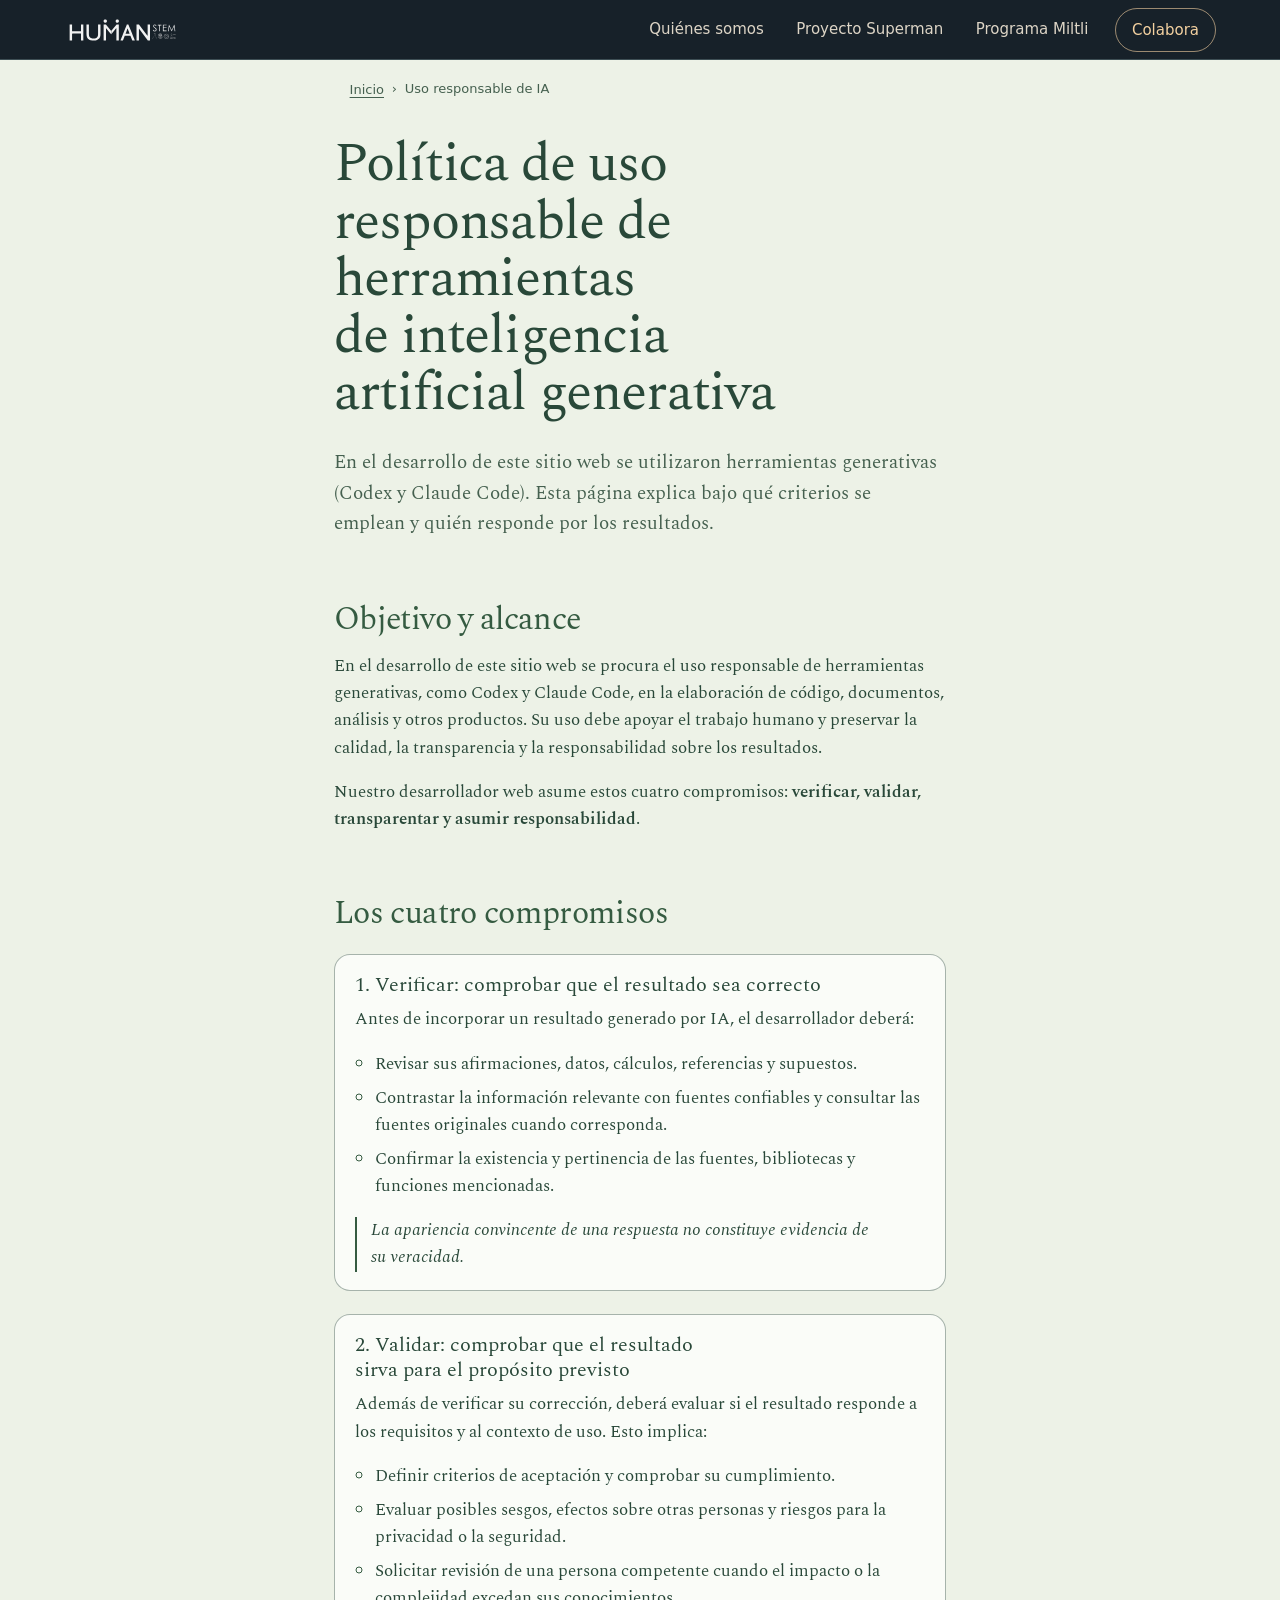
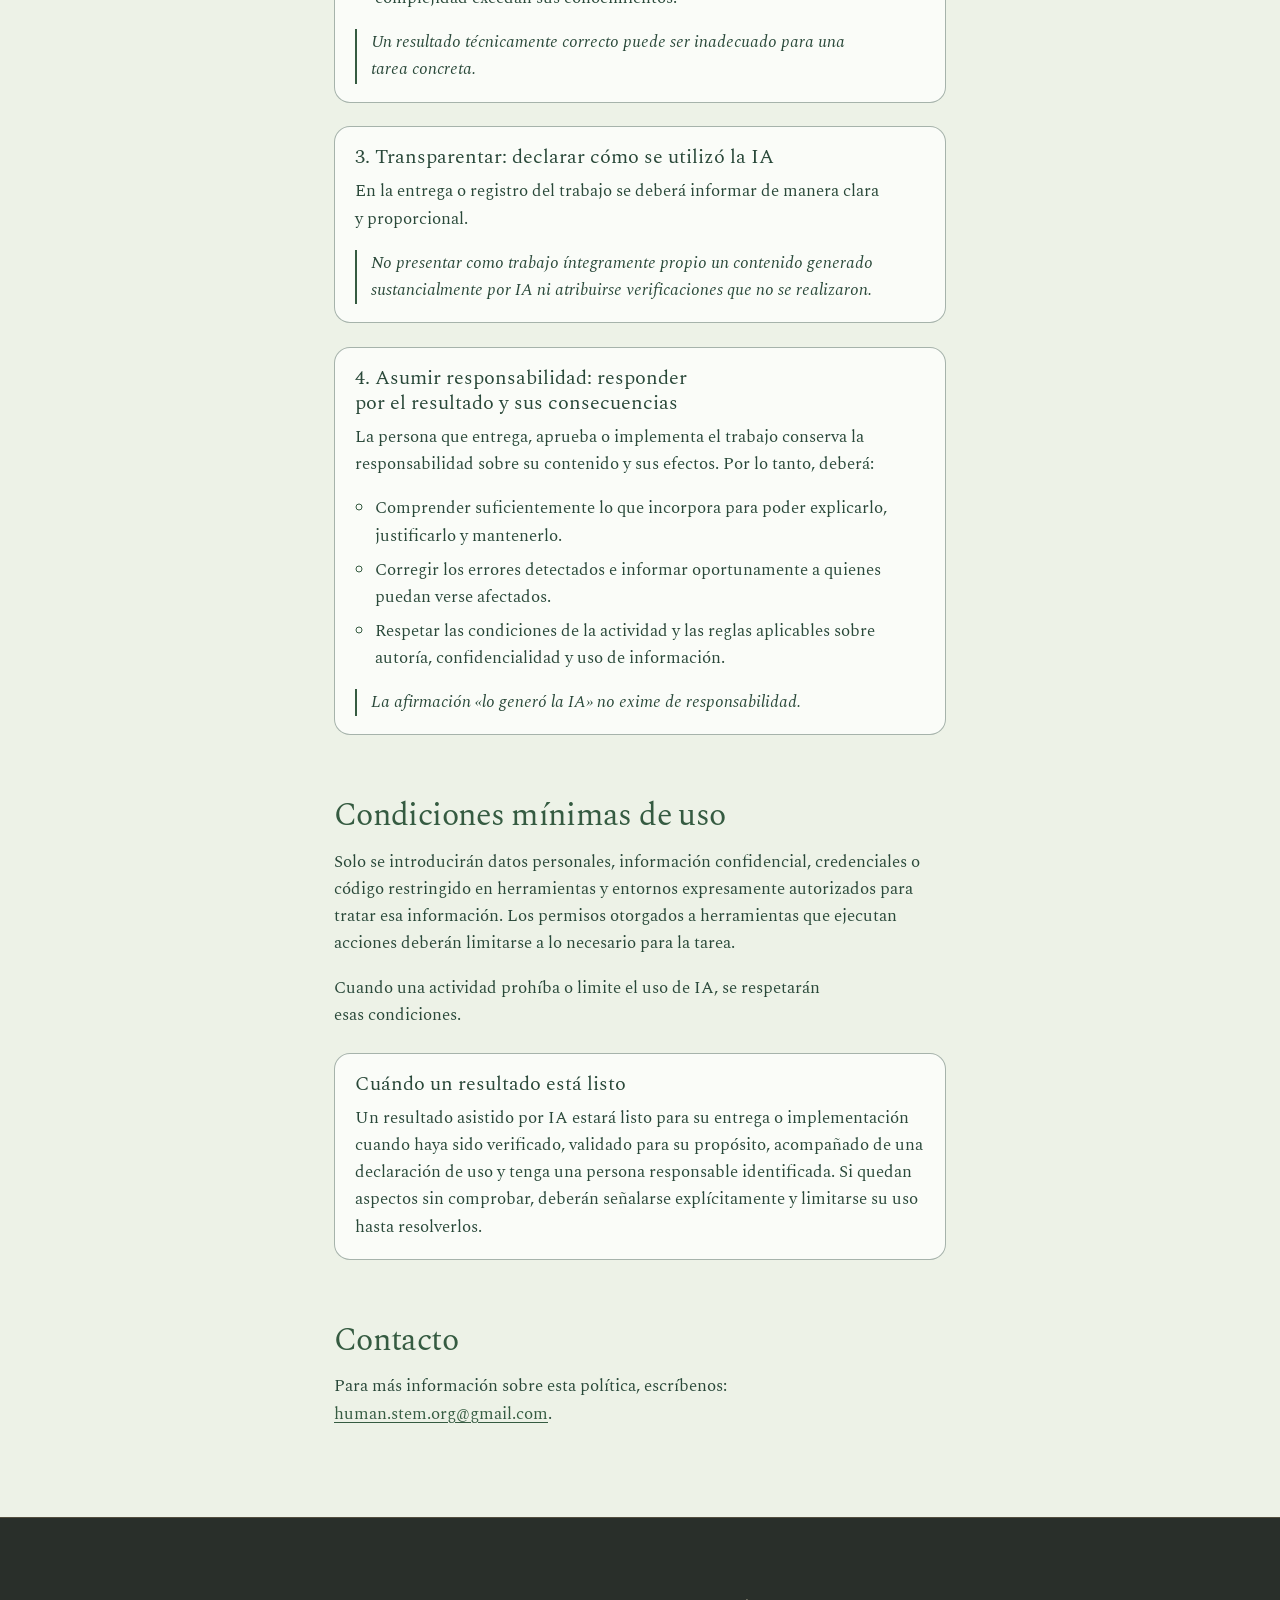
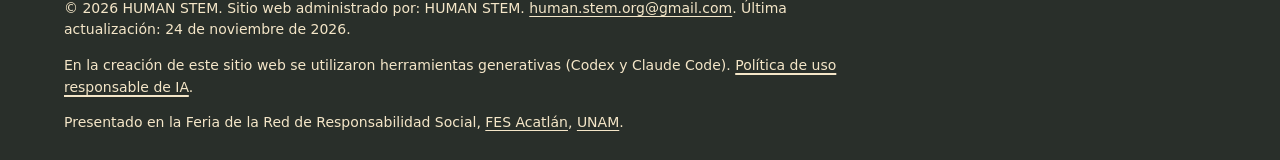
<file: uso-responsable-ia.html>
<!DOCTYPE html>
<html lang="es-MX">
<head>
  <meta charset="UTF-8">
  <meta name="viewport" content="width=device-width, initial-scale=1">
  <title>Uso responsable de IA generativa — HUMAN STEM</title>
  <meta name="description" content="Política de uso responsable de herramientas de inteligencia artificial generativa en el sitio de HUMAN STEM: verificar, validar, transparentar y asumir responsabilidad.">
  <meta name="theme-color" content="#0a141d">
  <meta property="og:type" content="website">
  <meta property="og:site_name" content="HUMAN STEM">
  <meta property="og:locale" content="es_MX">
  <meta property="og:title" content="Uso responsable de IA generativa — HUMAN STEM">
  <meta property="og:description" content="Política de uso responsable de herramientas de inteligencia artificial generativa en el sitio de HUMAN STEM: verificar, validar, transparentar y asumir responsabilidad.">
  <meta property="og:url" content="https://human-stem.github.io/page/uso-responsable-ia.html">
  <meta property="og:image" content="https://human-stem.github.io/page/assets/og/human-stem.png">
  <meta property="og:image:alt" content="Logotipo de HUMAN STEM">
  <link rel="icon" href="assets/human-stem-isotipo.svg" type="image/svg+xml">
  <link rel="stylesheet" href="comun.css">
  <link rel="stylesheet" href="atlas.css">
  <script src="js/planos.js"></script>
  <link rel="canonical" href="https://human-stem.github.io/page/uso-responsable-ia.html">
</head>
<body>
  <a class="salto" href="#contenido">Saltar al contenido principal</a>

  <header class="cabecera">
    <a class="marca" href="index.html"><img src="assets/human-stem-logo.svg" alt="HUMAN STEM, inicio" width="1494" height="383"></a>
    <nav class="menu" aria-label="Navegación principal">
      <button class="menu__boton" type="button" aria-expanded="false" aria-controls="menu-lista">Menú</button>
      <ul class="menu__lista" id="menu-lista">
        <li><a href="index.html#quienes-somos">Quiénes somos</a></li>
        <li><a href="superman.html">Proyecto Superman</a></li>
        <li><a href="miltli.html">Programa Miltli</a></li>
        <li><a class="menu__cta" href="index.html#colabora">Colabora</a></li>
      </ul>
    </nav>
  </header>

  <main class="documento" id="contenido">
    <nav class="ruta" aria-label="Ruta de navegación">
      <ol>
        <li><a href="index.html">Inicio</a></li>
        <li><span aria-current="page">Uso responsable de IA</span></li>
      </ol>
    </nav>

    <h1>Política de uso responsable de herramientas de inteligencia artificial generativa</h1>
    <p class="entrada">En el desarrollo de este sitio web se utilizaron herramientas generativas (Codex y Claude Code). Esta página explica bajo qué criterios se emplean y quién responde por los resultados.</p>

    <section id="objetivo" aria-labelledby="titulo-objetivo">
      <h2 id="titulo-objetivo">Objetivo y alcance</h2>
      <p>En el desarrollo de este sitio web se procura el uso responsable de herramientas generativas, como Codex y Claude Code, en la elaboración de código, documentos, análisis y otros productos. Su uso debe apoyar el trabajo humano y preservar la calidad, la transparencia y la responsabilidad sobre los resultados.</p>
      <p>Nuestro desarrollador web asume estos cuatro compromisos: <strong>verificar, validar, transparentar y asumir responsabilidad</strong>.</p>
    </section>

    <section id="compromisos" aria-labelledby="titulo-compromisos">
      <h2 id="titulo-compromisos">Los cuatro compromisos</h2>
      <ol class="sin-vinetas">
        <li>
          <article class="tarjeta" aria-labelledby="titulo-verificar">
            <h3 id="titulo-verificar">1. Verificar: comprobar que el resultado sea correcto</h3>
            <p>Antes de incorporar un resultado generado por IA, el desarrollador deberá:</p>
            <ul>
              <li>Revisar sus afirmaciones, datos, cálculos, referencias y supuestos.</li>
              <li>Contrastar la información relevante con fuentes confiables y consultar las fuentes originales cuando corresponda.</li>
              <li>Confirmar la existencia y pertinencia de las fuentes, bibliotecas y funciones mencionadas.</li>
            </ul>
            <p class="clave">La apariencia convincente de una respuesta no constituye evidencia de su veracidad.</p>
          </article>
        </li>
        <li>
          <article class="tarjeta" aria-labelledby="titulo-validar">
            <h3 id="titulo-validar">2. Validar: comprobar que el resultado sirva para el propósito previsto</h3>
            <p>Además de verificar su corrección, deberá evaluar si el resultado responde a los requisitos y al contexto de uso. Esto implica:</p>
            <ul>
              <li>Definir criterios de aceptación y comprobar su cumplimiento.</li>
              <li>Evaluar posibles sesgos, efectos sobre otras personas y riesgos para la privacidad o la seguridad.</li>
              <li>Solicitar revisión de una persona competente cuando el impacto o la complejidad excedan sus conocimientos.</li>
            </ul>
            <p class="clave">Un resultado técnicamente correcto puede ser inadecuado para una tarea concreta.</p>
          </article>
        </li>
        <li>
          <article class="tarjeta" aria-labelledby="titulo-transparentar">
            <h3 id="titulo-transparentar">3. Transparentar: declarar cómo se utilizó la IA</h3>
            <p>En la entrega o registro del trabajo se deberá informar de manera clara y proporcional.</p>
            <p class="clave">No presentar como trabajo íntegramente propio un contenido generado sustancialmente por IA ni atribuirse verificaciones que no se realizaron.</p>
          </article>
        </li>
        <li>
          <article class="tarjeta" aria-labelledby="titulo-responsabilidad">
            <h3 id="titulo-responsabilidad">4. Asumir responsabilidad: responder por el resultado y sus consecuencias</h3>
            <p>La persona que entrega, aprueba o implementa el trabajo conserva la responsabilidad sobre su contenido y sus efectos. Por lo tanto, deberá:</p>
            <ul>
              <li>Comprender suficientemente lo que incorpora para poder explicarlo, justificarlo y mantenerlo.</li>
              <li>Corregir los errores detectados e informar oportunamente a quienes puedan verse afectados.</li>
              <li>Respetar las condiciones de la actividad y las reglas aplicables sobre autoría, confidencialidad y uso de información.</li>
            </ul>
            <p class="clave">La afirmación «lo generó la IA» no exime de responsabilidad.</p>
          </article>
        </li>
      </ol>
    </section>

    <section id="condiciones" aria-labelledby="titulo-condiciones">
      <h2 id="titulo-condiciones">Condiciones mínimas de uso</h2>
      <p>Solo se introducirán datos personales, información confidencial, credenciales o código restringido en herramientas y entornos expresamente autorizados para tratar esa información. Los permisos otorgados a herramientas que ejecutan acciones deberán limitarse a lo necesario para la tarea.</p>
      <p>Cuando una actividad prohíba o limite el uso de IA, se respetarán esas condiciones.</p>
      <section class="tarjeta" aria-labelledby="titulo-listo">
        <h3 id="titulo-listo">Cuándo un resultado está listo</h3>
        <p>Un resultado asistido por IA estará listo para su entrega o implementación cuando haya sido verificado, validado para su propósito, acompañado de una declaración de uso y tenga una persona responsable identificada. Si quedan aspectos sin comprobar, deberán señalarse explícitamente y limitarse su uso hasta resolverlos.</p>
      </section>
    </section>

    <section id="contacto-politica" aria-labelledby="titulo-contacto-politica">
      <h2 id="titulo-contacto-politica">Contacto</h2>
      <p>Para más información sobre esta política, escríbenos: <a href="mailto:human.stem.org@gmail.com">human.stem.org@gmail.com</a>.</p>
    </section>
  </main>

  <footer class="pie">
    <div class="pie__fila">
      <form class="buscador" action="mapa-del-sitio.html" method="get" role="search">
        <label for="buscar">Buscar en el sitio</label>
        <input id="buscar" name="q" type="search" autocomplete="off">
        <button type="submit">Buscar</button>
      </form>
      <nav aria-label="Enlaces del pie">
        <ul class="pie__enlaces">
          <li><a href="mapa-del-sitio.html">Mapa del sitio</a></li>
          <li><a href="creditos.html">Créditos</a></li>
          <li><a href="https://www.instagram.com/humanstem/" rel="external noopener">Instagram</a></li>
          <li><a href="https://www.tiktok.com/@humanstem" rel="external noopener">TikTok</a></li>
          <li><a href="en/index.html" lang="en" hreflang="en">English</a></li>
        </ul>
      </nav>
    </div>
    <p>© 2026 HUMAN STEM. Sitio web administrado por: HUMAN STEM. <a href="mailto:human.stem.org@gmail.com">human.stem.org@gmail.com</a>. Última actualización: <time datetime="2026-11-24">24 de noviembre de 2026</time>.</p>
    <p>En la creación de este sitio web se utilizaron herramientas generativas (Codex y Claude Code). <a href="uso-responsable-ia.html" aria-current="page">Política de uso responsable de IA</a>.</p>
    <p class="pie__feria">Presentado en la Feria de la Red de Responsabilidad Social, <a href="https://www.acatlan.unam.mx/" rel="external noopener">FES Acatlán</a>, <a href="https://www.unam.mx/" rel="external noopener">UNAM</a>.</p>
  </footer>
</body>
</html>
</file>
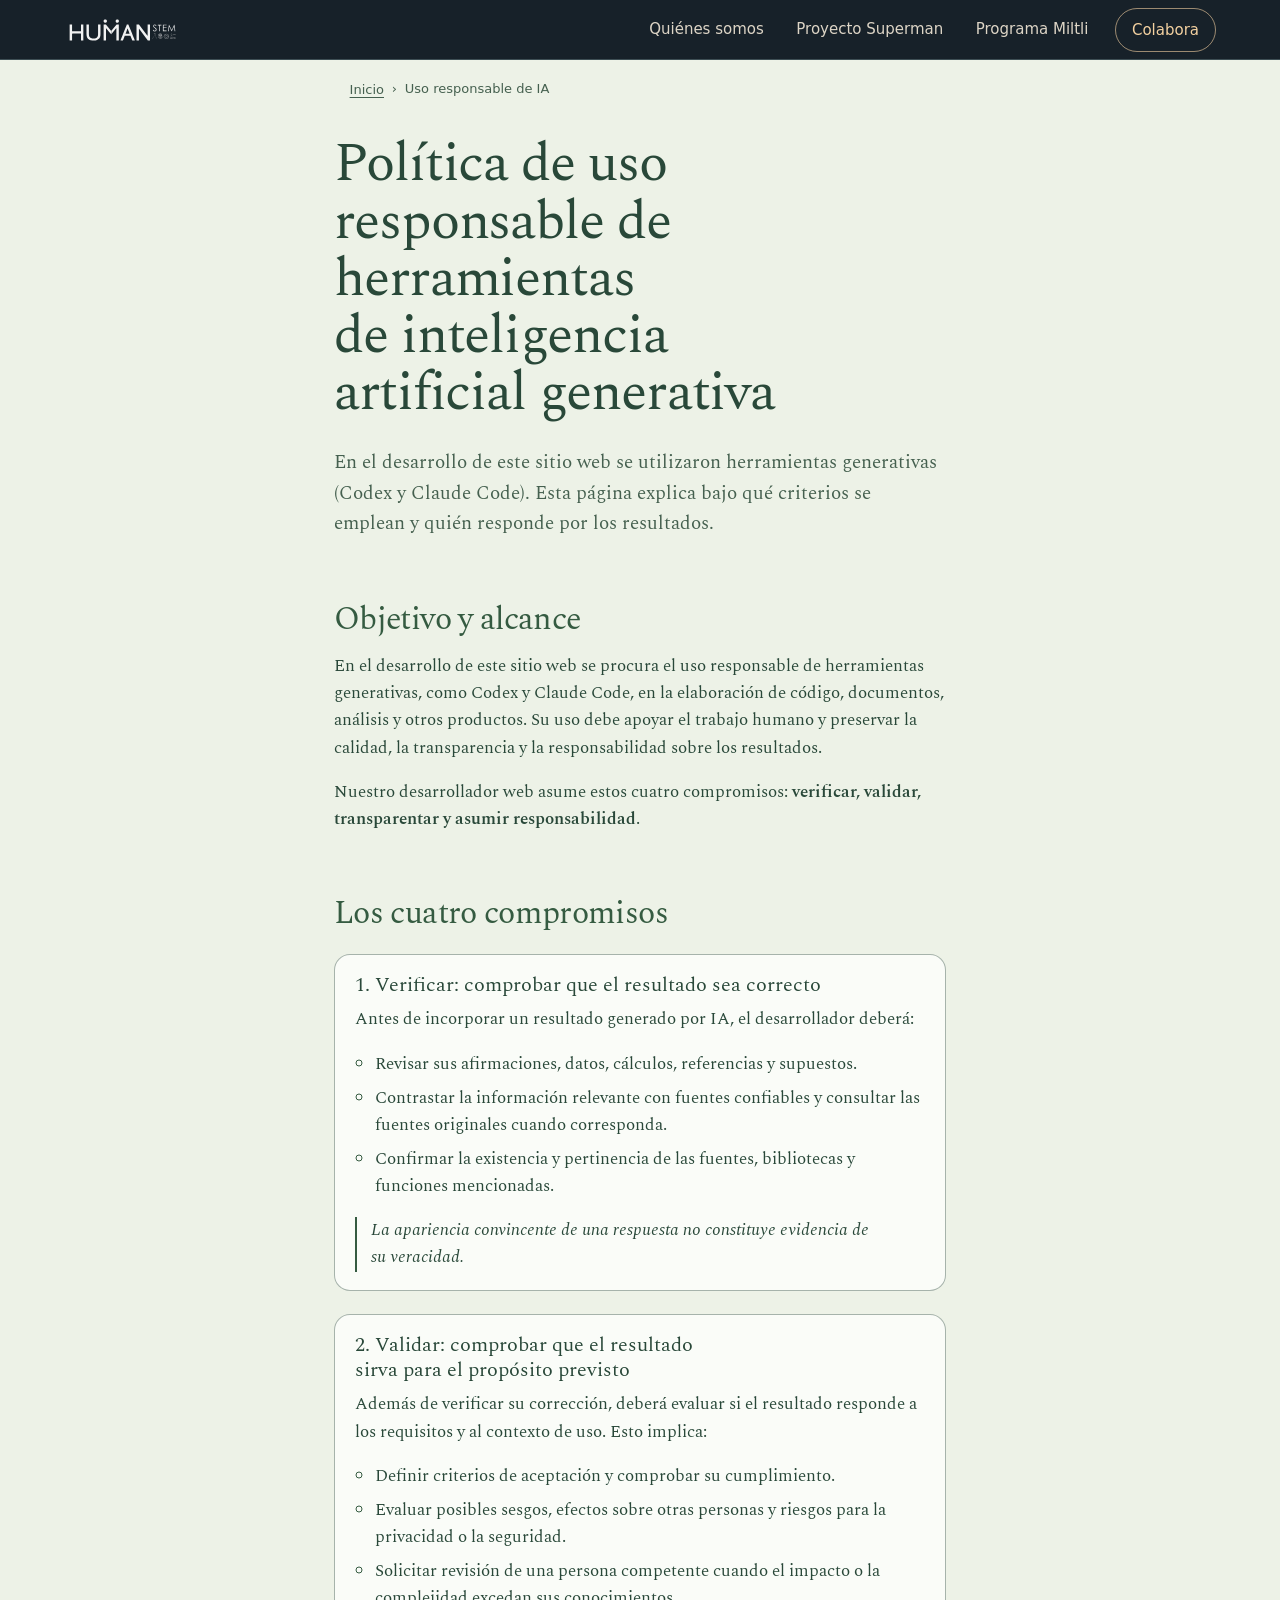
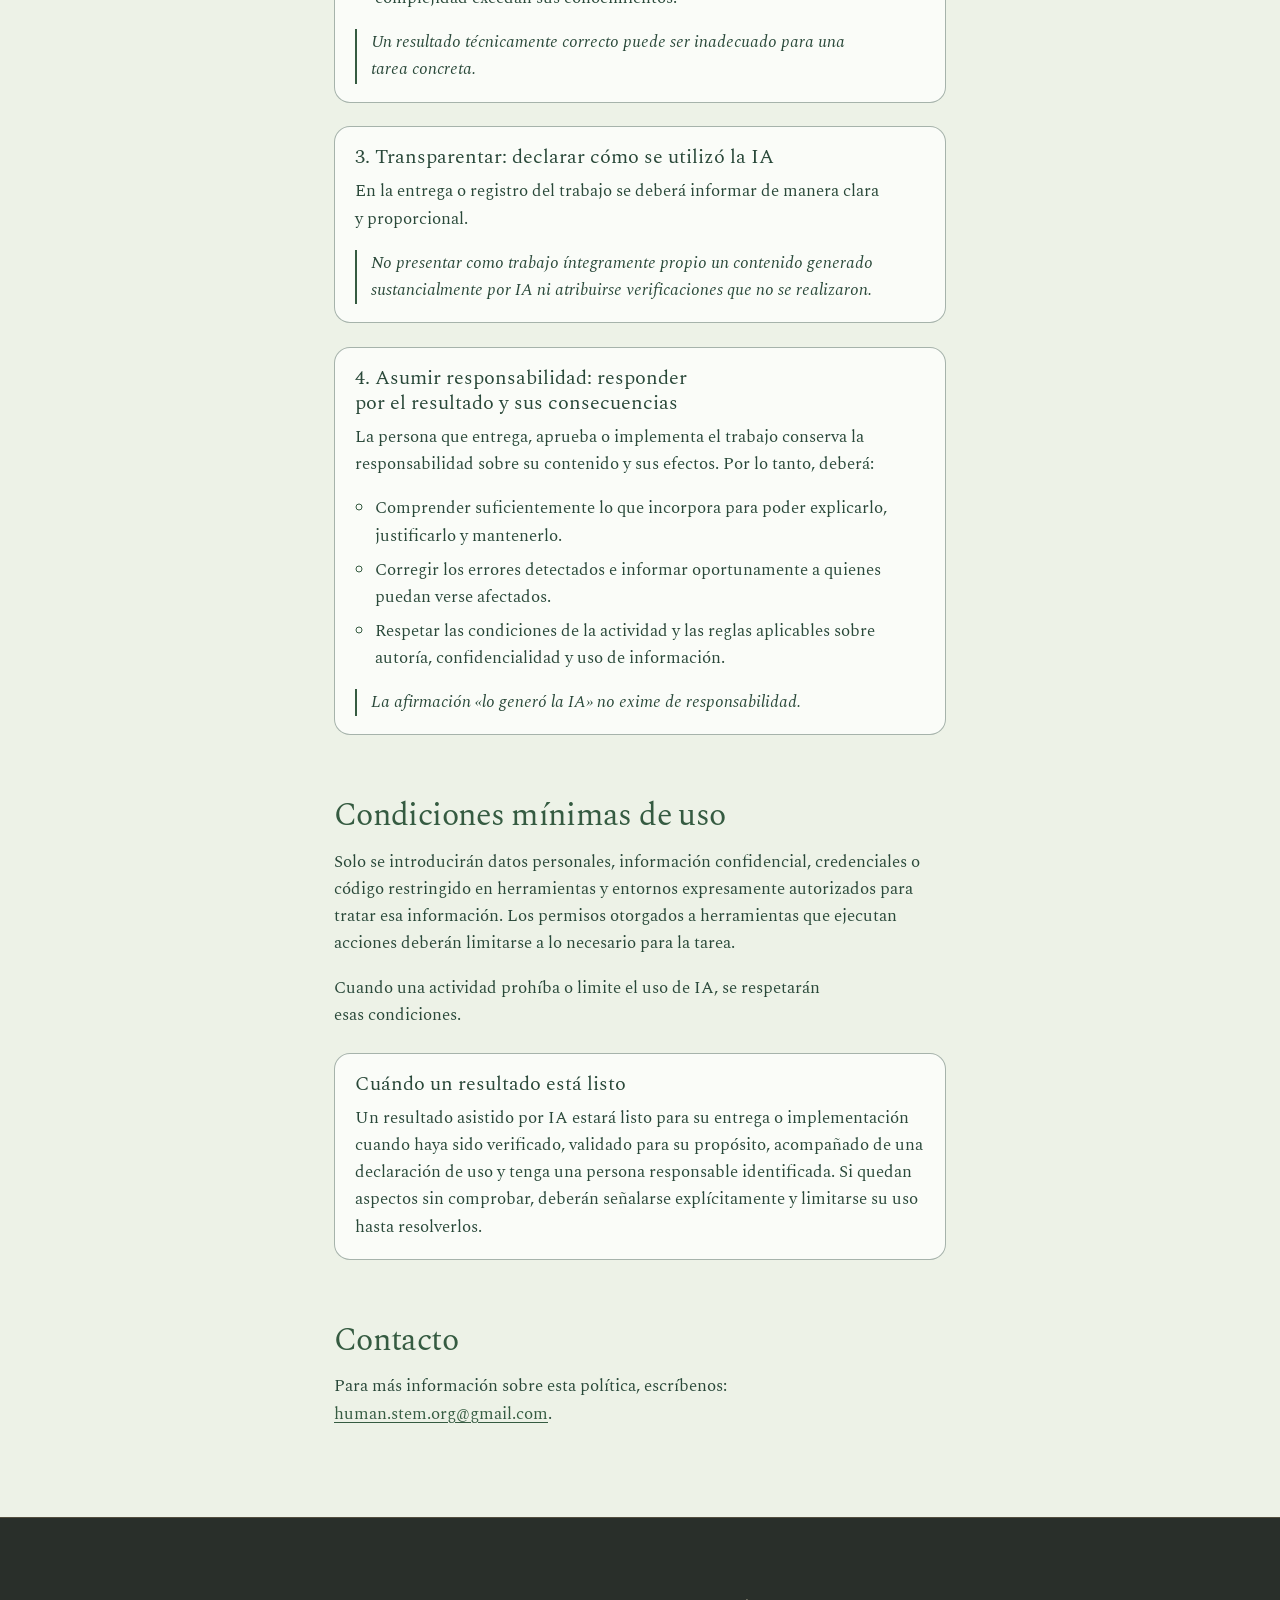
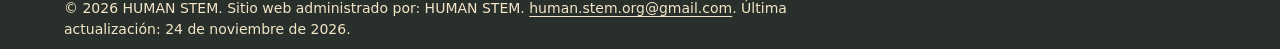
<file: uso_responsable_ia.html>
<!DOCTYPE html>
<html lang="es-MX">
<head>
  <meta charset="UTF-8">
  <meta name="viewport" content="width=device-width, initial-scale=1">
  <meta name="robots" content="noindex">
  <title>Página trasladada — HUMAN STEM</title>
  <meta http-equiv="refresh" content="0; url=uso-responsable-ia.html">
  <link rel="canonical" href="https://human-stem.github.io/page/uso-responsable-ia.html">
</head>
<body>
  <main>
  <h1>Página trasladada</h1>
  <p>Esta página cambió de dirección. Continúa en <a href="uso-responsable-ia.html">Uso responsable de IA generativa</a>.</p>
  </main>
</body>
</html>
</file>
<file: comun.css>
/* HUMAN STEM · tipografía, componentes y paisaje compartidos. */

@font-face {
  font-family: Spectral;
  src: url("assets/fonts/spectral/spectral-latin-400-normal.woff2") format("woff2");
  font-weight: 400;
  font-display: swap;
}
@font-face {
  font-family: Spectral;
  src: url("assets/fonts/spectral/spectral-latin-400-italic.woff2") format("woff2");
  font-weight: 400;
  font-style: italic;
  font-display: swap;
}
@font-face {
  font-family: Spectral;
  src: url("assets/fonts/spectral/spectral-latin-600-normal.woff2") format("woff2");
  font-weight: 600;
  font-display: swap;
}

:root {
  color-scheme: dark;
  --tinta: #294839;
  --crema: #f4e6c8;
  --cielo-alto: #bcd3e0;
  --cielo-medio: #edf2e7;
  --cielo-bajo: #f6dfb8;
  --noche: #0a141d;
  --noche-baja: #16293a;
  --pasto: #75964f;
  --pasto-sombra: #4c7149;
  --loma-lejos: #c2d1a3;
  --loma-cerca: #9eb879;
  --suelo-1: #a16c45;
  --suelo-2: #825336;
  --suelo-3: #5b4132;
  --suelo-4: #292f2a;
  --copa: #60845b;
  --copa-borde: #3e6247;
  --copa-luz: #85a16c;
  --tronco: #a08053;
  --tronco-borde: #516446;
  --raiz: #705037;
  --acento-cielo: #abdbdf;
  --acento-horizonte: #355b41;
  --acento-tierra: #edbd87;
  --radio-control: 999px;
  --radio-control-alto: 28px;
  --radio-panel: 16px;
  --radio-chico: 8px;
  --viaje: .7s cubic-bezier(.4, 0, .2, 1);
  --respuesta: .2s;

  --fondo: #0f1c26;
  --texto: #f5eddd;
  --texto-suave: #ddd5c6;
  --texto-mudo: #b9b3a7;
  --filete: rgb(169 211 212 / .26);
  --cielo: var(--acento-cielo);
  --horizonte: #f3d1a0;
  --tierra: var(--acento-tierra);
  --acento: var(--horizonte);
  --sobre-acento: var(--noche);
  --visitado: #d9c2f0;
  --foco: #ffe7ad;
  --cabecera-fondo: rgb(10 20 29 / .94);
  --cabecera-texto: var(--texto-suave);
  --cabecera-menu: var(--noche);
  --logo-filtro: brightness(0) invert(1);

  --serif: Spectral, Georgia, "Times New Roman", serif;
  --mono: ui-monospace, SFMono-Regular, Menlo, Consolas, monospace;
  --sans: system-ui, -apple-system, "Segoe UI", Roboto, "Helvetica Neue", Arial, sans-serif;
  --margen: clamp(18px, 5vw, 72px);
  --ancho-texto: 68ch;
  --alto-cabecera: 60px;
  --alto-arbol: clamp(80px, 19svh, 150px);
  --x-arbol: 6px;
  --alto-sierra: clamp(44px, 9svh, 110px);
  --estratos: linear-gradient(180deg, var(--suelo-1), var(--suelo-2) 24%, var(--suelo-3) 52%, var(--suelo-4) 100%);
}

[data-plano="cielo"] { --acento: var(--acento-cielo); }
[data-plano="horizonte"],
[data-plano="tierra"] {
  color-scheme: light;
  --fondo: var(--cielo-medio);
  --texto: var(--tinta);
  --texto-suave: #45604f;
  --texto-mudo: #45604f;
  --filete: rgb(41 72 57 / .28);
  --horizonte: var(--acento-horizonte);
  --acento: var(--acento-horizonte);
  --sobre-acento: #fff9e9;
  --cabecera-fondo: rgb(237 242 231 / .94);
  --cabecera-texto: var(--tinta);
  --cabecera-menu: var(--cielo-medio);
  --logo-filtro: none;
  --visitado: #6b3f86;
  --foco: #1f4d8f;
}

@media (min-width: 900px) {
  :root {
    --alto-arbol: clamp(150px, min(36svh, 20vw), 320px);
    --x-arbol: calc(12vw - .555 * var(--alto-arbol));
  }
}

/* ---------- 2. Base y accesibilidad ---------- */
*, *::before, *::after { box-sizing: border-box; }

html {
  scroll-padding-top: calc(var(--alto-cabecera) + 16px);
  -webkit-text-size-adjust: 100%;
  text-size-adjust: 100%;
}
@media (prefers-reduced-motion: no-preference) {
  html { scroll-behavior: smooth; }
}

body {
  margin: 0;
  min-height: 100svh;
  display: grid;
  grid-template-rows: auto 1fr auto;
  grid-template-columns: minmax(0, 1fr);
  background: var(--fondo);
  color: var(--texto);
  font: 400 1.0625rem/1.6 var(--serif);
  -webkit-font-smoothing: antialiased;
}

body[data-plano="horizonte"], body[data-plano="tierra"] { font-family: var(--sans); }

h1, h2, h3, h4 {
  margin: 0;
  font-family: var(--serif);
  font-weight: 400;
  line-height: 1.05;
  letter-spacing: -.02em;
  text-wrap: balance;
}
p { margin: 0 0 1em; text-wrap: pretty; }
img, svg { max-width: 100%; }
img { height: auto; }

a { color: var(--acento); text-underline-offset: .2em; text-decoration-thickness: 1px; }
a:hover { text-decoration-thickness: 2px; }
a:visited { color: var(--visitado); }

:focus-visible {
  outline: 2px solid var(--foco);
  outline-offset: 3px;
  border-radius: 2px;
}

.salto {
  position: absolute;
  left: 12px;
  top: 12px;
  z-index: 100;
  min-height: 44px;
  padding: 12px 16px;
  border-radius: var(--radio-control);
  background: var(--acento);
  color: var(--sobre-acento);
  font: 600 .9375rem/1.2 var(--sans);
  transform: translateY(-200%);
}
.salto:focus { transform: none; }
.salto:visited { color: var(--sobre-acento); }

.solo-lector {
  position: absolute;
  width: 1px;
  height: 1px;
  margin: -1px;
  padding: 0;
  overflow: hidden;
  clip-path: inset(50%);
  white-space: nowrap;
  border: 0;
}

/* Rótulo técnico: monoespaciada en versalitas. Nunca por debajo de 12 px. */
.rotulo {
  margin: 0;
  font: 400 .75rem/1.4 var(--mono);
  letter-spacing: .1em;
  text-transform: uppercase;
  color: var(--acento);
}

/* ---------- 3. Cabecera y menú ---------- */
.cabecera {
  position: sticky;
  top: 0;
  z-index: 50;
  display: flex;
  flex-wrap: wrap;
  align-items: center;
  justify-content: space-between;
  gap: 4px 20px;
  min-height: var(--alto-cabecera);
  padding: 7px var(--margen);
  background: var(--cabecera-fondo);
  color: var(--cabecera-texto);
  border-bottom: 1px solid var(--filete);
}
.marca { display: inline-flex; align-items: center; min-height: 44px; }
.marca img {
  display: block;
  width: auto;
  height: 30px;
  /* El logotipo es azul marino: aquí va en negativo sobre la noche. */
  filter: var(--logo-filtro);
  opacity: .94;
}

.menu { display: flex; align-items: center; }
.menu__lista {
  display: flex;
  flex-wrap: wrap;
  align-items: center;
  gap: 0 clamp(4px, 1.6vw, 22px);
  margin: 0;
  padding: 0;
  list-style: none;
}
.menu__lista a {
  display: inline-flex;
  align-items: center;
  min-height: 44px;
  padding: 0 6px;
  border-bottom: 1px solid transparent;
  color: var(--cabecera-texto);
  font: 400 .9375rem/1.2 var(--sans);
  text-decoration: none;
}
.menu__lista a:hover,
.menu__lista a[aria-current] {
  color: var(--acento);
  border-bottom-color: currentColor;
}
.menu__lista .menu__cta {
  min-height: 44px;
  padding: 0 16px;
  border: 1px solid color-mix(in srgb, var(--horizonte) 60%, transparent);
  border-radius: var(--radio-control);
  color: var(--horizonte);
}
.menu__lista .menu__cta:hover,
.menu__lista .menu__cta[aria-current] {
  background: var(--horizonte);
  border-color: var(--horizonte);
  color: var(--sobre-acento);
}
.menu__boton { display: none; }

/* En pantallas angostas el menú se pliega; sin JavaScript queda desplegado. */
@media (max-width: 760px) {
  :root { --alto-cabecera: 56px; }
  .cabecera { padding-block: 5px; }
  .marca img { height: 26px; }
  .js .menu__boton {
    display: inline-flex;
    align-items: center;
    gap: 10px;
    min-height: 44px;
    padding: 0 14px;
    border: 1px solid var(--filete);
    border-radius: var(--radio-control);
    background: transparent;
    color: var(--texto);
    font: 400 .9375rem/1 var(--sans);
    cursor: pointer;
  }
  .menu__boton::before {
    content: "";
    width: 16px;
    height: 10px;
    border-block: 2px solid currentColor;
  }
  .menu__boton[aria-expanded="true"]::before { height: 0; border-bottom: 0; }
  .js .menu__lista { display: none; }
  .js .menu[data-abierto="true"] .menu__lista {
    position: absolute;
    inset: 100% 0 auto;
    display: grid;
    gap: 0;
    padding: 6px var(--margen) 16px;
    background: var(--cabecera-menu);
    border-bottom: 1px solid var(--filete);
  }
  html:not(.js) .menu { flex-basis: 100%; }
  .js .menu__lista a { width: 100%; min-height: 48px; font-size: 1rem; }
  .js .menu__lista .menu__cta { justify-content: center; margin-top: 10px; min-height: 46px; }
}

/* ---------- 4. Ruta de navegación ---------- */
.ruta ol {
  display: flex;
  flex-wrap: wrap;
  gap: 0 .6em;
  margin: 0;
  padding: 0;
  list-style: none;
  font: 400 .8125rem/1.4 var(--sans);
  color: var(--texto-mudo);
}
.ruta li + li::before { content: "›"; margin-right: .6em; color: var(--texto-mudo); }
.ruta a { display: inline-block; padding-block: 13px; color: var(--texto-suave); }
.ruta a:visited { color: var(--visitado); }
.ruta [aria-current] { padding-block: 12px; display: inline-block; }

/* ---------- 5. Pie de página ---------- */
.pie {
  display: grid;
  gap: 14px;
  padding: 22px var(--margen) 26px;
  --texto: var(--crema);
  --texto-suave: var(--crema);
  --acento: var(--crema);
  --visitado: #e0c9ee;
  --foco: #ffe7ad;
  color-scheme: dark;
  background: var(--suelo-4);
  border-top: 1px solid rgb(237 189 135 / .22);
  color: var(--texto-suave);
  font: 400 .875rem/1.55 var(--sans);
}
.pie a { color: var(--texto); }
.pie a:visited { color: var(--visitado); }
.pie p { margin: 0; max-width: 92ch; }
.pie__fila {
  display: flex;
  flex-wrap: wrap;
  align-items: center;
  justify-content: space-between;
  gap: 10px 28px;
}
.pie__enlaces {
  display: flex;
  flex-wrap: wrap;
  gap: 0 20px;
  margin: 0;
  padding: 0;
  list-style: none;
}
.pie__enlaces a { display: inline-flex; align-items: center; min-height: 44px; }

.buscador { display: flex; align-items: center; gap: 8px; flex-wrap: wrap; }
.buscador label { font-size: .875rem; }
.buscador input {
  width: min(52vw, 15rem);
  min-height: 44px;
  padding: 0 12px;
  border: 1px solid rgb(240 230 212 / .4);
  border-radius: var(--radio-panel);
  background: rgb(255 255 255 / .06);
  color: var(--texto);
  font: 400 1rem/1 var(--sans);
}
.boton,
.buscador button {
  display: inline-flex;
  align-items: center;
  justify-content: center;
  gap: 8px;
  min-height: 44px;
  padding: 0 16px;
  border: 1px solid color-mix(in srgb, var(--acento) 60%, transparent);
  border-radius: var(--radio-control);
  background: transparent;
  color: var(--acento);
  font: 500 .9375rem/1.2 var(--sans);
  text-decoration: none;
  cursor: pointer;
}
.boton:visited { color: var(--acento); }
.boton:hover,
.buscador button:hover { background: color-mix(in srgb, var(--acento) 16%, transparent); border-color: var(--acento); }
.boton--lleno { background: var(--acento); color: var(--sobre-acento); border-color: var(--acento); }
.boton--lleno:visited { color: var(--sobre-acento); }
.boton--lleno:hover { background: color-mix(in srgb, var(--acento) 90%, var(--sobre-acento)); }

@media (prefers-reduced-motion: reduce) {
  *, *::before, *::after {
    animation-duration: .001ms !important;
    animation-iteration-count: 1 !important;
    transition-duration: .001ms !important;
  }
}

/* ---------- 8. Impresión (contenido sin menús ni escena) ---------- */
@media print {
  @page { margin: 16mm; }
  :root { color-scheme: light; }
  body { display: block; background: #fff; color: #000; font-size: 11pt; }
  .salto, .menu, .buscador, .pie__enlaces, .capa-cielo, .capa-sierra, .capa-suelo, .capa-arbol, .tour, .solo-pantalla { display: none !important; }
  .cabecera { position: static; padding: 0 0 8pt; background: none; border-bottom: 1px solid #000; }
  .marca img { filter: none; opacity: 1; }
  .pie { padding: 10pt 0 0; background: none; border-top: 1px solid #000; color: #000; }
  h1, h2, h3, h4, p, li, dt, dd, a, em, summary, blockquote, .rotulo, .pie a, .documento h2 { color: #000 !important; }
  section, article { break-inside: avoid-page; }
  main a[href^="http"]::after { content: " (" attr(href) ")"; font-size: 9pt; }
}

/* Paisaje: las capas se desplazan entre páginas sin cambiar de tamaño. */
body[data-plano] { isolation: isolate; }

.capa-cielo {
  position: fixed;
  inset: 0 auto 0 0;
  width: 100vw;
  z-index: -1;
  pointer-events: none;
}
[data-plano="horizonte"] .capa-cielo,
[data-plano="tierra"] .capa-cielo {
  --luz-suelo: var(--cota-suelo, 70svh);
  background: linear-gradient(180deg,
    var(--cielo-alto),
    var(--cielo-medio) calc(.55 * var(--luz-suelo)),
    var(--cielo-bajo) var(--luz-suelo));
}

.capa-sierra {
  position: absolute;
  inset-inline-start: 0;
  width: 100vw;
  z-index: 0;
  height: var(--alto-sierra);
  pointer-events: none;
}
.capa-sierra::before {
  content: "";
  position: absolute;
  right: clamp(24px, 8vw, 122px);
  bottom: 28%;
  width: clamp(66px, 10vw, 140px);
  aspect-ratio: 1;
  border: 1px dashed #d9c585;
  border-radius: 50%;
  background: #e9dba1;
  outline: 3px solid rgb(255 246 207 / .32);
}
.capa-sierra::after {
  content: "";
  position: absolute;
  inset: 0;
  background: url("assets/escena/sierra.svg") var(--avance-sierra, 0px) 100% / 900px 100% repeat-x;
}

.capa-suelo {
  position: absolute;
  inset-inline-start: 0;
  width: 100vw;
  z-index: 1;
  height: 100svh;
  background:
    linear-gradient(var(--pasto) 0 4px, var(--pasto-sombra) 4px 9px, transparent 9px),
    var(--estratos);
  pointer-events: none;
}
.escena .escena__contenido { z-index: 2; }

@media (prefers-reduced-motion: no-preference) {
  @view-transition { navigation: auto; }

  .capa-cielo { view-transition-name: cielo; }
  .capa-sierra { view-transition-name: sierra; }
  .capa-suelo { view-transition-name: suelo; }
  .escena--inicio .capa-arbol, .hero-tree { view-transition-name: arbol; }
  .capa-contenido { view-transition-name: contenido; }
  .cabecera { view-transition-name: cabecera; }
  .pie { view-transition-name: pie; }
  html[data-viaje]::view-transition-group(root) { z-index: -1; }
  ::view-transition-group(cielo) { z-index: 0; }
  ::view-transition-group(sierra) { z-index: 1; }
  ::view-transition-group(suelo) { z-index: 2; }
  ::view-transition-group(arbol) { z-index: 3; }
  ::view-transition-group(contenido) { z-index: 4; }
  ::view-transition-group(cabecera), ::view-transition-group(pie) { z-index: 5; }

  ::view-transition-group(*) {
    animation-duration: .7s;
    animation-timing-function: cubic-bezier(.4, 0, .2, 1);
  }

  html[data-viaje]::view-transition-old(contenido),
  html[data-viaje]::view-transition-new(contenido) { mix-blend-mode: normal; }
  html[data-viaje="sube"]::view-transition-old(contenido) { animation: var(--viaje) both sale-abajo; }
  html[data-viaje="sube"]::view-transition-new(contenido) { animation: var(--viaje) both entra-arriba; }
  html[data-viaje="baja"]::view-transition-old(contenido) { animation: var(--viaje) both sale-arriba; }
  html[data-viaje="baja"]::view-transition-new(contenido) { animation: var(--viaje) both entra-abajo; }

  html[data-viaje="sube"]::view-transition-old(sierra):only-child,
  html[data-viaje="sube"]::view-transition-old(suelo):only-child,
  html[data-viaje="sube"]::view-transition-old(arbol):only-child { animation: var(--viaje) both sale-abajo; }
  html[data-viaje="baja"]::view-transition-new(sierra):only-child,
  html[data-viaje="baja"]::view-transition-new(suelo):only-child,
  html[data-viaje="baja"]::view-transition-new(arbol):only-child { animation: var(--viaje) both entra-abajo; }
  html[data-viaje="baja"]::view-transition-old(arbol):only-child { animation: var(--viaje) both sale-arriba; }
  html[data-viaje="sube"]::view-transition-new(arbol):only-child { animation: var(--viaje) both entra-arriba; }

  html[data-viaje="sube"] [data-plano="cielo"] .capa-cielo::before { opacity: 0; }
  html.estrellas-entran [data-plano="cielo"] .capa-cielo::before { animation: 1.2s ease-out aparecen-estrellas both; }

  @keyframes sale-abajo { to { transform: translateY(100svh); } }
  @keyframes entra-arriba { from { transform: translateY(-100svh); } }
  @keyframes sale-arriba { to { transform: translateY(-100svh); } }
  @keyframes entra-abajo { from { transform: translateY(100svh); } }
  @keyframes aparecen-estrellas { from { opacity: 0; } to { opacity: .5; } }
}

.menu__lista .tour-entrada {
  min-height: 44px;
  padding: 0 14px;
  border: 1px solid var(--filete);
  border-radius: var(--radio-control);
  background: transparent;
  color: var(--cabecera-texto);
  font: 400 .9375rem/1.2 var(--sans);
  cursor: pointer;
}
.menu__lista .tour-entrada:hover { border-color: currentColor; }
@media (max-width: 760px) {
  .menu__lista .tour-entrada { width: 100%; margin-top: 8px; }
}

.tour {
  position: fixed;
  inset: auto auto max(12px, env(safe-area-inset-bottom)) 50%;
  translate: -50% 0;
  z-index: 90;
  display: grid;
  grid-template-columns: auto auto auto minmax(44px, 1fr) auto;
  align-items: center;
  gap: 4px;
  width: max-content;
  max-width: calc(100vw - 16px);
  padding: 4px 6px;
  border: 1px solid #a5b094;
  border-radius: var(--radio-control);
  background: #25372d;
  color: var(--crema);
  box-shadow: 0 3px 14px rgb(0 0 0 / .27);
  font: 400 .8125rem/1.1 var(--sans);
  --foco: #ffe7ad;
}
.tour[hidden] { display: none; }
.tour button {
  display: grid;
  place-items: center;
  width: 44px;
  height: 44px;
  padding: 0;
  border: 1px solid rgb(244 230 200 / .44);
  border-radius: var(--radio-control);
  background: transparent;
  color: inherit;
  font: 400 1.125rem/1 var(--sans);
  cursor: pointer;
}
.tour button:hover { background: #435a48; }
.tour__estado { display: grid; justify-items: center; gap: 4px; min-width: 48px; white-space: nowrap; }
.tour progress { width: 100%; height: 4px; accent-color: #d8dbab; }
.tour-activado .exploration-tools { bottom: 80px; }

@media print {
  .tour, .tour-entrada, .capa-cielo, .capa-sierra, .capa-suelo, .capa-arbol { display: none !important; }
}

@media screen {
  body:not(.portada) .pie__fila { content-visibility: auto; contain-intrinsic-block-size: auto 44px; }
}

/* Evidencias: mismos componentes en portada y páginas de proyecto. */
/* Las fotos llegan del celular en vertical: se recortan a 4:5 sin personas. */
.galeria-evidencia { display: grid; grid-template-columns: repeat(3, minmax(0, 1fr)); gap: 16px; max-width: 62rem; }
.galeria-evidencia figure { margin: 0; min-width: 0; }
.galeria-evidencia img {
  display: block;
  width: 100%;
  height: auto;
  aspect-ratio: 4 / 5;
  object-fit: cover;
  border: 1px solid var(--filete);
  border-radius: var(--radio-chico);
  background: color-mix(in srgb, var(--texto) 8%, transparent);
}
.galeria-evidencia figcaption { margin-top: 8px; color: var(--texto-suave); font: 400 .875rem/1.45 var(--sans); overflow-wrap: anywhere; }
.evidencia { margin-block: 24px; }
.evidencia h2, .evidencia h3 { display: flex; align-items: center; gap: .45em; }
.evidencia__logo { flex: none; width: auto; height: 1.6em; }
.evidencia__logo--ovalo { height: 1.75em; }
.ficha-programa { position: relative; z-index: 2; padding: 24px var(--margen); max-width: 80rem; margin-inline: auto; color: var(--texto); background: var(--fondo); }
@media (max-width: 599px) {
  .galeria-evidencia { grid-template-columns: 1fr; gap: 20px; }
  .galeria-evidencia figure { max-width: 26rem; }
}
</file>
<file: horizonte.css>
/* =====================================================================
   HUMAN STEM — horizonte.css
   Plano central: el horizonte. Una sola pantalla con secciones que se
   recorren en horizontal. Arriba queda el cielo (Proyecto Superman) y
   abajo la tierra (Programa Miltli).

   Capas, del fondo al frente:
     cielo (fijo) · sierra (paralaje) · mundo: suelo + flora + paradas
     (se desplaza) · camioneta (fija) · navegación de paradas (fija)
   ===================================================================== */

.escena {
  --alto-suelo: clamp(164px, 30svh, 250px);
  /* Franja libre sobre el horizonte: ahí van la camioneta y la luna. */
  --franja: 84px;
  --columna: var(--margen);
  --linea-suelo: 0px;

  position: relative;
  isolation: isolate;
  overflow: hidden;
  display: grid;
  min-height: calc(100svh - var(--alto-cabecera));
  container-type: inline-size;
}

/* Las capas del paisaje comparten tamaño con Miltli. */
.escena__sierra { bottom: calc(var(--alto-suelo) - 1px); }
.escena > .capa-suelo { top: calc(100% - var(--alto-suelo)); }
.escena__contenido { position: relative; z-index: 1; display: grid; min-width: 0; min-height: 0; }

/* ---------- Mundo desplazable ---------- */
.recorrido {
  display: flex;
  overflow: auto hidden;
  scroll-snap-type: x mandatory;
  overscroll-behavior-x: contain;
  scrollbar-width: none;
}
.recorrido::-webkit-scrollbar { display: none; }
@media (prefers-reduced-motion: no-preference) {
  .recorrido { scroll-behavior: smooth; }
}

.mundo {
  position: relative;
  flex: none;
  display: grid;
  grid-auto-flow: column;
  grid-auto-columns: 100cqi;
  grid-auto-rows: minmax(0, 1fr);
}
.mundo__suelo {
  position: absolute;
  inset: auto 0 0;
  height: var(--alto-suelo);
  background: url("assets/escena/suelo.svg") 0 0 / 1100px 410px repeat-x;
}
.mundo__flora {
  position: absolute;
  inset: 0;
  overflow: hidden;
  pointer-events: none;
}
/* arbol.svg mide 380 × 1000 y su línea de suelo está en y = 342:
   lo que sobra hacia abajo son las raíces, que se pierden rumbo a Miltli. */
.mundo__arbol {
  position: absolute;
  left: var(--x-arbol);
  bottom: calc(var(--alto-suelo) - var(--linea-suelo) - (.658 / .342) * var(--alto-arbol));
  width: auto;
  max-width: none;
  height: calc(var(--alto-arbol) / .342);
}
/* Al final del camino, un brote: lo que falta por plantar. */
.mundo__brote {
  position: absolute;
  left: calc(300cqi + var(--margen));
  bottom: calc(var(--alto-suelo) - var(--linea-suelo) - .28 * var(--alto-arbol));
  width: auto;
  max-width: none;
  height: calc(.7 * var(--alto-arbol));
}

/* ---------- Paradas (secciones) ---------- */
.parada {
  position: relative;
  z-index: 1;
  display: flex;
  flex-direction: column;
  align-items: flex-start;
  gap: 14px;
  min-width: 0;
  min-height: 0;
  padding: clamp(12px, 3svh, 20px) var(--margen) calc(var(--alto-suelo) + var(--franja));
  scroll-snap-align: start;
  scroll-snap-stop: always;
}
.parada--inicio { padding-bottom: calc(var(--alto-suelo) + var(--alto-arbol) + 14px); }
.parada > * { margin-block: 0; max-width: 36rem; }
.parada h1 {
  font-size: clamp(2.6rem, 2rem + 3.6cqi, 5rem);
  letter-spacing: -.03em;
}
.parada h1 em { color: var(--horizonte); }
.parada h2 {
  font-size: clamp(2.125rem, 1.5rem + 3cqi, 3.5rem);
  letter-spacing: -.035em;
}
.parada h3 { font-size: 1.375rem; letter-spacing: -.01em; line-height: 1.2; }
.parada p { margin: 0; }
.parada__entrada { font-size: clamp(1rem, .91rem + .46cqi, 1.25rem); line-height: 1.45; color: var(--texto-suave); }
.parada--inicio .parada__entrada { font-size: clamp(1.125rem, 1rem + .55cqi, 1.45rem); }
.identidad { display: grid; gap: 8px; }
.identidad .rotulo { display: block; font-weight: 600; }
.persona summary { border-radius: var(--radio-control); }

.pareja { display: grid; gap: 10px; }

.persona .rotulo { margin-bottom: 4px; }
.persona h3 { margin-bottom: 2px; }
.persona h4 { margin: 10px 0 6px; font: 400 .75rem/1.4 var(--mono); letter-spacing: .1em; text-transform: uppercase; color: var(--horizonte); }
.persona p { color: var(--texto-suave); }
.persona summary {
  display: inline-flex;
  align-items: center;
  gap: 8px;
  min-height: 44px;
  color: var(--horizonte);
  font: 400 .9375rem/1.2 var(--sans);
  cursor: pointer;
  list-style: none;
}
.persona summary::-webkit-details-marker { display: none; }
.persona summary::before {
  content: "";
  width: 7px;
  height: 7px;
  border: solid currentColor;
  border-width: 0 1.5px 1.5px 0;
  transform: rotate(-45deg);
  transition: transform .2s;
}
.persona details[open] > summary::before { transform: rotate(45deg); }
.persona blockquote {
  margin: 0 0 4px;
  padding-left: 14px;
  border-left: 2px solid var(--horizonte);
  color: var(--texto-suave);
  font-style: italic;
  font-size: 1rem;
  line-height: 1.5;
}

/* ---------- Rumbos: arriba el cielo, abajo la tierra ---------- */
.rumbo {
  --tono: var(--acento-horizonte);
  display: flex;
  align-items: center;
  gap: 12px;
  min-height: 62px;
  padding: 8px 16px 8px 8px;
  border: 1px solid var(--filete);
  border-radius: var(--radio-control-alto);
  background: rgb(255 255 255 / .72);
  color: var(--texto);
  text-decoration: none;
  transition: transform .2s, border-color .2s, background-color .2s;
}
.rumbo:visited { color: var(--texto); }
.rumbo:hover { border-color: var(--tono); background: color-mix(in srgb, var(--tono) 12%, var(--tarjeta-fondo, #fff)); }
.rumbo--cielo:hover { transform: translateY(-3px); }
.rumbo--tierra:hover { transform: translateY(3px); }
.rumbo__flecha {
  flex: none;
  width: 42px;
  height: 42px;
  border-radius: var(--radio-control);
  padding: 11px;
  background: color-mix(in srgb, var(--tono) 13%, transparent);
  fill: none;
  stroke: var(--tono);
  stroke-width: 1.7;
  stroke-linecap: round;
  stroke-linejoin: round;
}
.rumbo__texto { display: grid; gap: 1px; }
.rumbo .rotulo { color: var(--tono); }
.rumbo strong { font: 400 1.25rem/1.2 var(--serif); letter-spacing: -.01em; }
.rumbo__que { font: 400 .875rem/1.35 var(--sans); color: var(--texto-suave); }

.rumbo--tierra { --tono: var(--tierra); }
/* Tarjetas enterradas: ocupan el hueco del suelo bajo la navegación. */
.rumbo--en-suelo {
  position: absolute;
  left: max(var(--margen), 31cqi);
  right: var(--margen);
  bottom: 12px;
  max-width: 24rem;
  --texto: var(--crema);
  --texto-suave: var(--crema);
  --tono: var(--acento-tierra);
  --foco: #ffe7ad;
  --tarjeta-fondo: var(--suelo-4);
  --filete: rgb(244 230 200 / .4);
  background: rgb(41 47 42 / .82);
}
.rumbo--en-suelo:not(.rumbo--tierra) { left: var(--margen); }

/* ---------- Camioneta ---------- */
.camioneta {
  position: absolute;
  right: clamp(10px, 7cqi, 120px);
  bottom: calc(var(--alto-suelo) - var(--linea-suelo) - 1px);
  z-index: 2;
  width: clamp(112px, 17cqi, 230px);
  aspect-ratio: 260 / 112; /* la caja mide 260 × 120; las ruedas tocan el suelo en y = 112 */
  pointer-events: none;
}
.camioneta__caja { position: absolute; inset: 0 0 auto; width: 100%; height: auto; }
.camioneta__rueda { position: absolute; top: 64.29%; width: 15.38%; height: auto; }
.camioneta__rueda--trasera { left: 14.62%; }
.camioneta__rueda--delantera { left: 63.08%; }
.camioneta.en-marcha .camioneta__caja { animation: vaiven .28s ease-in-out 2 alternate; }
@keyframes vaiven { to { transform: translateY(-1.5px); } }

/* ---------- Navegación de paradas: va a ras del camino ---------- */
.paradas {
  position: absolute;
  inset: auto var(--margen) calc(var(--alto-suelo) - var(--linea-suelo) - 62px);
  z-index: 3;
  display: flex;
  align-items: center;
  gap: 4px;
  height: 44px;
}
.paradas ol {
  display: flex;
  align-items: center;
  gap: 2px;
  margin: 0;
  padding: 0;
  list-style: none;
}
.paradas a {
  display: grid;
  place-items: center;
  min-width: 44px;
  height: 44px;
  border: 1px solid var(--filete);
  border-radius: var(--radio-control);
  background: rgb(255 255 255 / .72);
}
.paradas a::before {
  content: "";
  width: 9px;
  height: 9px;
  border: 1.5px solid var(--texto);
  border-radius: 50%;
  transition: background-color .2s, transform .2s;
}
.paradas a[aria-current]::before { background: var(--horizonte); border-color: var(--horizonte); transform: scale(1.35); }
.paradas a span {
  position: absolute;
  width: 1px;
  height: 1px;
  overflow: hidden;
  clip-path: inset(50%);
  white-space: nowrap;
}
.paradas__paso {
  display: inline-flex;
  align-items: center;
  justify-content: center;
  gap: 8px;
  min-width: 44px;
  height: 44px;
  padding: 0 10px;
  border: 1px solid var(--filete);
  border-radius: var(--radio-control);
  background: rgb(255 255 255 / .72);
  color: var(--texto);
  font: 500 .875rem/1 var(--sans);
  white-space: nowrap;
  cursor: pointer;
}
.paradas__paso[hidden] { display: none; }
.paradas__paso:hover:enabled { border-color: var(--horizonte); color: var(--horizonte); }
.paradas__paso:disabled { opacity: .4; cursor: default; }
.paradas__paso svg {
  flex: none;
  width: 18px;
  height: 18px;
  fill: none;
  stroke: currentColor;
  stroke-width: 1.7;
  stroke-linecap: round;
  stroke-linejoin: round;
}
.paradas__paso--sigue { margin-left: auto; padding-inline: 12px 10px; }
@media (max-width: 529px) {
  .paradas__destino { position: absolute; width: 1px; height: 1px; overflow: hidden; clip-path: inset(50%); }
}
@media (max-width: 529px) {
  /* En pantallas angostas la tarjeta ocupa el ancho disponible. */
  .rumbo--en-suelo { left: var(--margen); }
}

/* ---------- Pantallas anchas ---------- */
@media (min-width: 900px) {
  .escena {
    --alto-suelo: clamp(190px, 28svh, 250px);
      --columna: max(var(--margen), 24cqi);
  }
  .mundo__brote { left: calc(300cqi + var(--columna) / 2 - .2 * var(--alto-arbol)); }

  .parada,
  .parada--inicio {
    gap: clamp(8px, 1.7svh, 16px);
    padding: clamp(12px, 3.5svh, 48px) 20cqi calc(var(--alto-suelo) + 12px) var(--columna);
  }
  #quienes-somos, #about-us { padding-right: 14cqi; }
  #quienes-somos > *, #about-us > * { max-width: 43rem; }
  #quienes-somos .parada__entrada, #about-us .parada__entrada { font-size: clamp(1rem, 1.55cqi, 1.1875rem); }
  .identidad { grid-template-columns: 1fr 1fr; gap: 20px; font-size: 1rem; line-height: 1.45; }
  .pareja { grid-template-columns: 1.5fr 1fr; gap: 24px; max-width: 46rem; }
  /* Con tres perfiles, el segundo ocupa toda su columna y los otros dos
     se apilan en la primera: la parada no crece en altura. */
  .pareja > .persona:nth-child(2):nth-last-child(2) { grid-row: span 2; }
  .persona details[open] { max-height: 172px; overflow: auto; scrollbar-width: thin; padding: 4px; }

  .rumbo--en-suelo,
  .rumbo--en-suelo:not(.rumbo--tierra) { left: var(--columna); right: auto; bottom: 16px; }

  .paradas { left: var(--columna); right: 7cqi; }
  .paradas ol { gap: 4px; }
  .paradas a {
    width: auto;
    padding: 0 10px;
    color: var(--texto-suave);
    font: 400 .875rem/1 var(--sans);
    text-decoration: none;
  }
  .paradas a::before { content: none; }
  .paradas a span { position: static; width: auto; height: auto; overflow: visible; clip-path: none; }
  .paradas a:hover { color: var(--horizonte); }
  .paradas a[aria-current] { color: var(--horizonte); border-color: currentColor; box-shadow: inset 0 -2px currentColor; }
}

/* Con altura suficiente, la portada completa cabe en una pantalla:
   cabecera, escena y pie (el alto mínimo lo reparte el body de atlas.css). */
@media (min-width: 900px) and (min-height: 600px) {
  .portada { height: 100svh; grid-template-rows: auto minmax(0, 1fr) auto; }
  .escena { min-height: 0; grid-template-rows: minmax(0, 1fr); }
  .mundo { height: 100%; grid-auto-rows: 100%; }
  .portada .pie { gap: 4px; padding-block: 8px 12px; font-size: .8125rem; }
  .portada .pie p { max-width: none; }
}

@media (prefers-reduced-motion: reduce) {
  .camioneta.en-marcha .camioneta__caja { animation: none; }
}

/* ---------- Impresión: las paradas una debajo de otra ---------- */
@media print {
  .portada { height: auto; display: block; }
  .escena, .escena__contenido { display: block; min-height: 0; overflow: visible; }
  .escena__cielo, .escena__sierra, .mundo__suelo, .mundo__flora, .camioneta, .paradas, .rumbo__flecha { display: none; }
  .recorrido, .mundo { display: block; overflow: visible; }
  .parada { display: block; padding: 0 0 14pt; }
  .parada > * { margin-bottom: 6pt; }
  .rumbo, .rumbo--en-suelo { position: static; display: block; min-height: 0; padding: 4pt 0; border: 0; background: none; }
  .boton--lleno { padding: 0; border: 0; background: none; }
  .rumbo strong, .rumbo__que, .rumbo .rotulo { color: #000; }
  .persona details[open] { max-height: none; overflow: visible; }
  .persona details > blockquote { display: block; }
}

.parada a:not(.rumbo, .boton) { text-underline-offset: .22em; }
.portada .pie a:focus-visible { outline-offset: 2px; }

/* La textura que recorre las paradas y la camioneta se apagan al mover la cámara. */
@media (prefers-reduced-motion: no-preference) {
  html:active-view-transition .mundo__suelo,
  html:active-view-transition .mundo__brote,
  html:active-view-transition .camioneta { visibility: hidden; }
}

/* El contenido editorial debe poder crecer sin quedar recortado. */
@media screen {
  .portada { height: auto; }
  .mundo { height: auto; grid-auto-rows: auto; }
  .escena { min-height: calc(100svh - var(--alto-cabecera)); }
}

.evidencias-inicio { position: relative; z-index: 1; padding: 32px var(--margen); background: var(--fondo); }
.evidencias-inicio > * { max-width: 72rem; margin-inline: auto; }
.evidencias-inicio h3 { font-size: 1.5rem; }
</file>
<file: atlas.css>
/* HUMAN STEM · páginas de documento. */

/* ---------- 6. Páginas de documento (créditos, política, mapa, 404) ---------- */
.documento {
  width: min(100%, calc(var(--ancho-texto) + 2 * var(--margen)));
  margin-inline: auto;
  padding: 8px var(--margen) 72px;
}
.documento h1 { margin: 18px 0 .5em; font-size: clamp(2.1rem, 6vw, 3.4rem); }
.documento h2 { margin: 2em 0 .5em; font-size: clamp(1.5rem, 3.6vw, 2rem); color: var(--acento); }
.documento h3 { margin: 1.6em 0 .4em; font-size: 1.25rem; letter-spacing: 0; line-height: 1.25; }
.documento ul, .documento ol { padding-left: 1.2em; margin: 0 0 1em; }
.documento li { margin-bottom: .4em; }
.documento li::marker { color: var(--acento); }
.documento .entrada { color: var(--texto-suave); font-size: 1.1875rem; }
.documento .clave {
  padding-left: 14px;
  border-left: 2px solid var(--acento);
  font-style: italic;
}
.tarjeta {
  margin-block: 1.4em;
  padding: 18px 20px;
  border: 1px solid var(--filete);
  border-radius: var(--radio-panel);
  background: rgb(22 41 58 / .5);
}
.tarjeta > :last-child { margin-bottom: 0; }
.tarjeta h2, .tarjeta h3 { margin-top: 0; }
.documento .sin-vinetas { padding: 0; list-style: none; }

/* Mapa del sitio y buscador. */
.mapa__buscador { display: flex; flex-wrap: wrap; align-items: end; gap: 8px; margin-block: 20px 8px; }
.mapa__buscador label { display: grid; gap: 4px; flex: 1 1 14rem; font: 400 .9375rem/1.3 var(--sans); }
.mapa__buscador input { width: 100%; }
.mapa__estado { min-height: 1.6em; color: var(--texto-suave); font: 400 .9375rem/1.5 var(--sans); }
.mapa__grupo li { display: grid; gap: 0 12px; padding-block: 2px; }
.mapa__grupo a { display: inline-block; min-height: 44px; padding-block: 9px; font-family: var(--sans); }
.mapa__que { color: var(--texto-suave); font-size: 1rem; }
.mapa__grupo[hidden], .mapa__grupo li[hidden] { display: none; }
@media (min-width: 640px) { .mapa__grupo li { grid-template-columns: 15rem 1fr; align-items: baseline; } }
@media print { .mapa__buscador, .mapa__estado { display: none; } .mapa__que { color: #000; } }

@media print { .tarjeta { background: none; border-color: #000; } }

/* Fondo de lectura para las páginas de apoyo (CATIC CLA-10). */
body:has(.documento) { background: var(--cielo-medio); }
.documento {
  color-scheme: light;
  --texto: var(--tinta);
  --texto-suave: #45604f;
  --texto-mudo: #45604f;
  --acento: var(--acento-horizonte);
  --visitado: #6b3f86;
  --foco: #1f4d8f;
  --filete: rgb(41 72 57 / .4);
  color: var(--texto);
}
.documento .tarjeta { background: rgb(255 255 255 / .72); }
.documento .buscador input { background: #fff; border-color: var(--filete); }
.pie a[aria-current="page"] { text-decoration-thickness: 2px; }

@media print {
  body:has(.documento) { background: #fff; }
  .documento .tarjeta { background: none; }
}
</file>
<file: miltli.css>
/* Programa Miltli · guía ilustrada, controles y diseño de las paradas. */
body[data-plano="tierra"] {
  --ink: var(--tinta);
  --cream: var(--crema);
  --green: var(--acento-horizonte);
  --body-font: var(--sans);
  --title-font: var(--serif);
  --scroll-progress: 0;
  --alto-superficie: max(560px, 100svh);
  --linea-local: calc(var(--alto-arbol) + 24px);
  --cota-suelo: calc(var(--alto-cabecera) + var(--linea-local));
}

svg {
  display: block;
  width: 100%;
  height: 100%;
}
.svg-definitions {
  position: absolute;
  width: 0;
  height: 0;
  overflow: hidden;
}
.eyebrow {
  font-size: 12px;
  font-weight: bold;
  letter-spacing: 2.2px;
  line-height: 1.8;
  margin: 0 0 23px;
  display: flex;
  align-items: center;
  justify-content: center;
  gap: 10px;
}
.button {
  display: inline-flex;
  align-items: center;
  justify-content: center;
  gap: 18px;
  min-height: 51px;
  border-radius: 40px;
  padding: 15px 24px;
  font-size: 12px;
  letter-spacing: .2px;
  transition: transform .2s,box-shadow .2s,background .2s;
  position: relative;
}
.button svg {
  height: 20px;
  width: 20px;
  transition: transform .2s;
}
.button:hover { transform: translateY(-3px); box-shadow: 0 7px 0 #162d2220; }
.button:hover svg { transform: translateY(3px); }
.earth-texture {
  position: absolute;
  inset: 0;
  pointer-events: none;
  z-index: 1;
  background-image: radial-gradient(ellipse at center,#edc79922 1px,transparent 1.5px),radial-gradient(ellipse at center,#2c291c35 1px,transparent 1.5px);
  background-size: 31px 37px,53px 47px;
  background-position: 7px 11px,21px 26px;
  opacity: .65;
  mask-image: linear-gradient(#000,#0009);
}
.root-network {
  position: absolute;
  top: 0;
  left: 0;
  width: 100%;
  height: 100%;
  z-index: 1;
  pointer-events: none;
}
.stones {
  position: absolute;
  inset: 0;
  pointer-events: none;
  z-index: 1;
}
.pebble {
  position: absolute;
  background: #ddb17c;
  border: 1px solid #352a2440;
  border-radius: 44% 57% 38% 45%;
  opacity: .25;
  transform: rotate(var(--rotate));
}
.layer {
  position: relative;
  min-height: 810px;
  display: flex;
  align-items: center;
  z-index: 2;
}
.layer-inner {
  width: min(1120px,85%);
  margin: auto;
  display: grid;
  grid-template-columns: 1fr 1fr;
  align-items: center;
  gap: 40px;
  padding: 75px 0 90px;
}
.chapter-copy { position: relative; padding-left: 15px; }
.eyebrow.light {
  justify-content: flex-start;
  color: #e4c69f;
  letter-spacing: 1.6px;
  margin-bottom: 24px;
  font-size: 12px;
}
.chapter-number {
  width: 29px;
  height: 29px;
  border: 1px solid #d3b28380;
  border-radius: 50%;
  display: inline-flex;
  align-items: center;
  justify-content: center;
  font-size: 12px;
  letter-spacing: 0;
  font-weight: normal;
  flex-shrink: 0;
}
h2 {
  font-family: var(--title-font);
  font-size: clamp(38px,3.9vw,59px);
  font-weight: normal;
  letter-spacing: -2px;
  line-height: 1.09;
  margin-bottom: 24px;
}
.chapter-copy>p:not(.eyebrow) {
  font-size: 13px;
  color: #e3c9a9;
  line-height: 1.95;
  margin-bottom: 28px;
}
.chapter-art {
  position: relative;
  width: 100%;
  height: 470px;
  max-width: 530px;
  justify-self: center;
}
.chapter-art>svg {
  position: absolute;
  inset: 0;
  overflow: visible;
}
.stratum-label {
  position: absolute;
  left: calc(7.5% + 15px);
  bottom: 35px;
  font-size: 12px;
  letter-spacing: 2px;
  opacity: .5;
  display: flex;
  align-items: center;
  gap: 12px;
}
.stratum-label i {
  display: block;
  width: 35px;
  height: 1px;
  background: currentColor;
  opacity: .5;
}
.stratum-edge {
  position: absolute;
  top: 0;
  left: -5%;
  width: 110%;
  height: 40px;
  border-top: 2px solid #392c2530;
  border-radius: 49% 54% 0 0;
  transform: rotate(-1.3deg);
  box-shadow: 0 -9px 0 #d9b07e05;
}
.reverse .chapter-copy { order: 2; padding-left: 35px; }
.reverse .chapter-art { order: 1; }
.layer-life .chapter-copy { padding-top: 25px; }
.layer-memories .eyebrow.light { color: #d3bc98; }
.layer-memories .chapter-copy>p:not(.eyebrow) { color: #cdb99d; }
.layer-deep .chapter-copy>p:not(.eyebrow) { color: #bec6ad; }
.layer-deep .eyebrow.light { color: #b6c29f; }
.journey-end {
  position: relative;
  z-index: 2;
  min-height: 720px;
  display: flex;
  align-items: center;
  justify-content: center;
  flex-direction: column;
  text-align: center;
  padding: 85px 25px 140px;
  background: radial-gradient(ellipse at 50% 40%,#586c3a12,transparent 60%);
}
.end-sprout {
  width: 60px;
  height: 60px;
  display: grid;
  place-items: center;
  border: 1px solid #9cb58a50;
  border-radius: 50%;
  margin: 0 auto 29px;
  color: #a0b688;
}
.end-sprout svg { width: 35px; height: 35px; }
.journey-end .eyebrow {
  font-size: 12px;
  letter-spacing: 2.2px;
  color: #aebd9c;
  margin-bottom: 21px;
}
.journey-end h2 {
  font-size: clamp(36px,4.3vw,62px);
  line-height: 1.1;
  letter-spacing: -2px;
  margin-bottom: 21px;
}
.journey-end p:not(.eyebrow) {
  color: #a7b29d;
  font-size: 12px;
  line-height: 1.8;
  margin-bottom: 28px;
}
.button-cream {
  background: #e4d5ae;
  color: #334537;
  font-size: 12px;
}
.button-cream svg { transform: rotate(180deg); }
.button-cream:hover svg { transform: rotate(180deg) translateY(3px); }
.footer-note {
  position: absolute;
  bottom: 30px;
  left: 5.3%;
  right: 5.3%;
  border-top: 1px solid #bac9a724;
  padding-top: 21px;
  display: flex;
  align-items: center;
  justify-content: space-between;
  gap: 15px;
  font-size: 12px;
  letter-spacing: 1px;
  color: #96a68c;
}
.footer-note span:nth-child(2) { font-size: 12px; letter-spacing: .3px; }
.depth-nav {
  position: fixed;
  z-index: 20;
  right: 27px;
  top: 50%;
  transform: translateY(-42%);
  width: 67px;
  color: var(--ink);
  text-align: center;
  transition: color .4s;
}
.depth-readout>span {
  display: block;
  font-size: 12px;
  letter-spacing: 1.1px;
  margin-bottom: 6px;
}
.depth-readout strong {
  font-family: var(--title-font);
  font-size: 27px;
  font-weight: normal;
  letter-spacing: -1px;
  line-height: 1;
  white-space: nowrap;
}
.depth-readout small { font: 12px var(--body-font); letter-spacing: 0; }
.depth-stops {
  position: relative;
  display: flex;
  flex-direction: column;
  align-items: center;
  gap: 25px;
  margin: 24px 0 20px;
}
.depth-track, .depth-fill {
  position: absolute;
  top: 5px;
  width: 1px;
  bottom: 5px;
  background: currentColor;
  opacity: .2;
  left: calc(50% - .5px);
}
.depth-fill {
  bottom: auto;
  height: calc((100% - 10px)*var(--scroll-progress));
  opacity: .9;
  max-height: calc(100% - 10px);
}
.depth-stops a {
  display: grid;
  place-items: center;
  width: 15px;
  height: 10px;
  position: relative;
}
.depth-stops a:before {
  content: "";
  position: absolute;
  width: 33px;
  height: 33px;
  border-radius: 50%;
}
.depth-stops a i {
  width: 5px;
  height: 5px;
  border-radius: 50%;
  background: currentColor;
  opacity: .45;
  transition: all .2s;
}
.depth-stops a.active i {
  width: 9px;
  height: 9px;
  opacity: 1;
  box-shadow: 0 0 0 4px #98a67b26;
}
.depth-stops a>span {
  position: absolute;
  right: 29px;
  font-size: 12px;
  letter-spacing: .3px;
  white-space: nowrap;
  padding: 7px 10px;
  border: 1px solid currentColor;
  border-radius: 4px;
  background: #e9efdf;
  opacity: 0;
  transform: translateX(5px);
  transition: opacity .2s,transform .2s;
  pointer-events: none;
}
.depth-stops a:hover>span, .depth-stops a:focus-visible>span { opacity: 1; transform: none; }
.depth-caption {
  font-size: 12px;
  letter-spacing: .3px;
  display: block;
  line-height: 1.6;
  opacity: .8;
  min-height: 25px;
}
body.below-ground .depth-nav { color: #ead6b2; }
body.below-ground .depth-stops a>span { background: #644b36; }
.exploration-tools {
  position: fixed;
  z-index: 15;
  left: 27px;
  bottom: 22px;
  display: flex;
  align-items: center;
  gap: 12px;
  color: #f0dab6;
  opacity: 0;
  visibility: hidden;
  transition: opacity .4s,color .4s,visibility .4s;
}
body.below-ground .exploration-tools { opacity: 1; visibility: visible; }
.motion-toggle {
  border: 1px solid #e6c99b29;
  background: #3b302b60;
  color: inherit;
  border-radius: 30px;
  height: 30px;
  cursor: pointer;
  display: flex;
  align-items: center;
  gap: 5px;
  padding: 6px 10px;
  font-size: 12px;
}
.motion-toggle svg {
  width: 13px;
  height: 13px;
  fill: none;
  stroke: currentColor;
  stroke-width: 1.5;
}
.motion-toggle .play-icon { display: none; }
.motion-paused .motion-toggle .pause-icon { display: none; }
.motion-paused .motion-toggle .play-icon { display: block; }
.reveal { transition: opacity .85s,translate .85s; }
.js-enabled .reveal:not(.visible) { opacity: 0; translate: 0 32px; }
.chapter-art.reveal { transition-delay: .12s; }
.motion-paused *, .motion-paused *::before, .motion-paused *::after { animation-play-state: paused !important; }
.motion-paused .reveal { transition: none; }
@keyframes twinkle {
  from { opacity: .35; }
  to { opacity: 1; }
}
@keyframes glow {
  from { opacity: .55; }
  to { opacity: 1; }
}
@media (min-width:1600px) {
  .layer-inner { width: 1180px; gap: 80px; }
}
@media (max-width:1100px) {
  .depth-nav { right: 14px; width: 50px; }
  .layer-inner {
    width: 83%;
    gap: 15px;
    margin-left: 6%;
  }
  .chapter-copy { padding-left: 0; }
  h2 { font-size: 45px; }
  .chapter-art { height: 420px; }
  .reverse .chapter-copy { padding-left: 15px; }
  .stratum-label { left: 6%; }
  .layer { min-height: 750px; }
}
@media (max-width:760px) {
  .eyebrow {
    font-size: 12px;
    letter-spacing: 1.6px;
    margin-bottom: 25px;
    gap: 7px;
  }
  .button {
    min-height: 48px;
    padding: 13px 21px;
    font-size: 12px;
    gap: 13px;
  }
  .depth-nav {
    right: 9px;
    top: auto;
    bottom: 20px;
    transform: none;
    background: #263c2eeb;
    color: #f4e6c8 !important;
    border: 1px solid #c3cca22e;
    border-radius: 28px;
    width: 62px;
    padding: 10px 5px 8px;
  }
  .depth-readout>span {
    font-size: 12px;
    letter-spacing: .4px;
    margin-bottom: 4px;
  }
  .depth-readout strong { font-size: 23px; }
  .depth-readout small { font-size: 12px; }
  .depth-caption {
    font-size: 12px;
    min-height: 0;
    margin-top: 4px;
  }
  .depth-stops { display: none; }
  .layer { min-height: 960px; }
  .layer-inner {
    width: calc(100% - 55px);
    margin: 0 30px 0 25px;
    grid-template-columns: 1fr;
    gap: 15px;
    padding: 85px 0 100px;
  }
  .chapter-copy, .reverse .chapter-copy {
    padding-left: 7px;
    order: 0;
    padding-top: 0;
  }
  .chapter-copy { max-width: 480px; }
  .eyebrow.light {
    font-size: 12px;
    letter-spacing: 1.2px;
    margin-bottom: 19px;
    gap: 9px;
  }
  .chapter-number {
    width: 26px;
    height: 26px;
    font-size: 12px;
  }
  h2 {
    font-size: clamp(37px,7.8vw,53px);
    letter-spacing: -1.5px;
    margin-bottom: 19px;
  }
  .chapter-copy>p:not(.eyebrow) {
    font-size: 12px;
    line-height: 1.9;
    margin-bottom: 23px;
  }
  .chapter-art, .reverse .chapter-art {
    order: 1;
    height: 405px;
    width: min(100%,450px);
  }
  .stratum-label {
    left: 32px;
    bottom: 44px;
    font-size: 12px;
    letter-spacing: 1.5px;
  }
  .root-network {
    width: 170%;
    left: -35%;
    opacity: .7;
  }
  .journey-end { min-height: 680px; padding: 85px 25px 155px; }
  .journey-end .eyebrow { font-size: 12px; letter-spacing: 1.5px; }
  .journey-end h2 { font-size: 35px; letter-spacing: -1.1px; }
  .journey-end p:not(.eyebrow) { font-size: 12px; }
  .footer-note {
    bottom: 35px;
    left: 25px;
    right: 85px;
    flex-wrap: wrap;
    justify-content: flex-start;
    gap: 12px;
    padding-top: 18px;
  }
  .footer-note span { font-size: 12px; }
  .footer-note span:nth-child(2) {
    font-size: 12px;
    width: 100%;
    order: 2;
  }
  .footer-note>a { margin-left: auto; font-size: 12px; }
  .exploration-tools {
    left: 18px;
    bottom: 20px;
    gap: 7px;
    right: 80px;
  }
  .motion-toggle {
    height: 29px;
    padding: 6px 8px;
    font-size: 12px;
  }
  .motion-toggle span { display: none; }
  .motion-toggle svg { width: 14px; height: 14px; }
}
@media (max-width:380px) {
  .layer-inner { width: calc(100% - 45px); margin-left: 20px; }
  .chapter-art { height: 355px; }
  .layer { min-height: 910px; }
  .chapter-copy h2 { font-size: 35px; }
}
@media (prefers-reduced-motion:reduce) {
  .js-enabled .reveal:not(.visible) { opacity: 1; translate: none; }
}
.content-layer { min-height: 1040px; }
.content-layer .layer-inner {
  padding-top: 115px;
  padding-bottom: 125px;
  gap: 65px;
  align-items: center;
}
.content-layer figure { margin: 0; }
.content-layer .chapter-art { height: auto; max-width: 530px; }
.content-layer h2 { font-size: clamp(39px,3.8vw,55px); line-height: 1.1; }
.content-layer .chapter-copy>p:not(.eyebrow) {
  font-size: 13px;
  line-height: 1.9;
  max-width: 470px;
}
.content-layer .chapter-copy>p.soil-note {
  font-size: 12px;
  line-height: 1.8;
  color: #ead1ad;
  margin-bottom: 30px;
}
.container-note {
  display: flex;
  gap: 14px;
  margin: 0 0 28px;
  padding: 18px 0 18px;
  border-top: 1px solid #ead1ad40;
  border-bottom: 1px solid #ead1ad40;
}
.note-symbol {
  font: 29px var(--title-font);
  color: #d9c49b;
  line-height: 1.4;
}
.container-note h3, .material-group h3, .avoid-note h3 {
  font-size: 12px;
  font-weight: bold;
  letter-spacing: .2px;
  line-height: 1.4;
  margin-bottom: 8px;
}
.container-note p {
  font-size: 12px;
  line-height: 1.85;
  color: #e4c8a7;
  margin: 0;
  max-width: 400px;
}
.material-groups {
  display: grid;
  grid-template-columns: 1fr 1fr;
  gap: 25px;
  margin: 0 0 19px;
}
.material-group h3 {
  display: flex;
  gap: 8px;
  align-items: center;
  font-size: 12px;
}
.material-group i {
  height: 7px;
  width: 7px;
  border-radius: 50%;
  background: #e1bb7a;
  display: block;
  flex-shrink: 0;
}
.material-group.green i { background: #adc18a; }
.material-group ul {
  padding-left: 14px;
  margin: 0;
  font-size: 12px;
  line-height: 1.9;
  color: #ead3b3;
}
.material-group li { margin-bottom: 5px; padding-left: 2px; }
.next-layer {
  display: inline-flex;
  align-items: center;
  gap: 25px;
  font-size: 12px;
  letter-spacing: .3px;
  padding-bottom: 9px;
  border-bottom: 1px solid #d8bc8d66;
  color: #f4e6c8;
  transition: gap .2s;
}
.next-layer:hover { gap: 32px; }
.next-layer>span { font-size: 16px; }
.compost-scene>.compost-illustration, .process-scene>.process-illustration {
  position: relative;
  inset: auto;
  width: 100%;
  height: auto;
  aspect-ratio: 530/480;
  overflow: visible;
}
.process-scene>.process-illustration { aspect-ratio: 530/430; }
.bin-callout {
  fill: none;
  stroke: #e7cfa4;
  stroke-width: 1.5;
  opacity: .35;
  transition: opacity .25s;
}
.bin-callout circle { fill: #8d5b3e; }
.bin-callout text {
  fill: #f2dbaf;
  stroke: none;
  font: bold 12px var(--body-font);
  text-anchor: middle;
}
.bin-callout.selected { opacity: 1; }
.soil-band { transition: stroke .25s,stroke-width .25s; }
.compost-scene[data-selected-material="0"] .soil-band-bottom, .compost-scene[data-selected-material="1"] .soil-band-green, .compost-scene[data-selected-material="2"] .soil-band-top {
  stroke: #f6dfad;
  stroke-width: 3;
}
.layer-selector {
  display: flex;
  justify-content: center;
  gap: 7px;
  position: relative;
  margin-top: -12px;
}
.layer-selector button {
  border: 1px solid #e4c69f55;
  border-radius: 22px;
  background: #78523955;
  color: #f0dfbd;
  display: flex;
  align-items: center;
  gap: 6px;
  padding: 9px 10px;
  font-size: 12px;
  cursor: pointer;
  transition: background .2s,color .2s,border-color .2s;
}
.layer-selector button>span {
  width: 16px;
  height: 16px;
  border: 1px solid #d7b88a99;
  border-radius: 50%;
  display: grid;
  place-items: center;
  font-size: 12px;
}
.layer-selector button[aria-pressed="true"] {
  background: #e2c69a;
  color: #59452e;
  border-color: #e2c69a;
}
.layer-selector button[aria-pressed="true"]>span { border-color: #93774e80; }
.layer-selector button:hover { border-color: #f2d9ac; }
.compost-scene>.material-caption {
  font-size: 12px;
  line-height: 1.8;
  text-align: center;
  max-width: 350px;
  min-height: 50px;
  margin: 16px auto 0;
  color: #e3caa5;
}
.cover-reminder {
  display: flex;
  gap: 12px;
  align-items: center;
  margin: 15px 15px 0;
  padding: 17px 19px;
  border: 1px dashed #e0c49b66;
  border-radius: 6px;
  background: #67492d26;
  transform: rotate(-1deg);
}
.cover-reminder svg {
  width: 36px;
  height: 36px;
  flex-shrink: 0;
}
.cover-reminder p {
  font-size: 12px;
  line-height: 1.75;
  margin: 0;
  color: #e8d1aa;
}
.cover-reminder strong {
  display: block;
  color: #f3e4c4;
  margin-bottom: 3px;
  font-size: 12px;
}
.layer-life.content-layer { min-height: 940px; }
.content-layer .reverse .chapter-copy { padding-left: 10px; }
.ingredients-scene {
  width: 100%;
  max-width: 530px;
  position: relative;
  justify-self: center;
}
.ingredient-grid {
  display: grid;
  grid-template-columns: repeat(3,1fr);
  gap: 12px;
  margin-top: 23px;
}
.ingredient {
  padding: 19px 8px 14px;
  background: #d8c092;
  border: 2px solid #5c462e;
  border-radius: 8px 10px 9px 7px;
  box-shadow: 0 4px 0 #4e372841;
  display: flex;
  align-items: center;
  flex-direction: column;
  text-align: center;
  color: #524b33;
}
.ingredient:nth-child(2) { transform: rotate(2deg); }
.ingredient:nth-child(4) { transform: rotate(-2deg); }
.ingredient:nth-child(6) { transform: rotate(1.5deg); }
.ingredient>svg {
  width: 65px;
  height: 65px;
  margin-bottom: 10px;
}
.ingredient h3 {
  font: normal 18px/1.2 var(--title-font);
  letter-spacing: -.25px;
  margin-bottom: 8px;
}
.ingredient p {
  font-size: 12px;
  line-height: 1.7;
  margin-bottom: 11px;
  min-height: 28px;
}
.ingredient-type {
  font-size: 12px;
  letter-spacing: 1px;
  display: block;
  padding: 4px 7px;
  border-radius: 15px;
  background: #85936333;
  color: #4d633e;
  margin-top: auto;
}
.ingredient-type.dry-type { background: #a1814c26; color: #7a5b32; }
.ingredient-type.neutral-type {
  background: #8474551a;
  color: #6b634b;
  font-size: 12px;
  letter-spacing: .8px;
}
.ingredients-scene>figcaption {
  text-align: center;
  font: italic 16px/1.5 var(--title-font);
  color: #dec59d;
  margin-top: 25px;
}
.tip-note {
  display: flex;
  align-items: flex-start;
  gap: 12px;
  border-top: 1px solid #cdb08655;
  border-bottom: 1px solid #cdb08655;
  padding: 19px 0;
  margin-bottom: 28px;
}
.tip-note>span { font-size: 24px; color: #dac191; }
.tip-note p {
  font-size: 12px;
  line-height: 1.9;
  color: #dfc5a0;
  margin: 0;
}
.tip-note strong {
  display: block;
  margin-bottom: 4px;
  color: #f0dbb7;
}
.avoid-note { margin-bottom: 29px; }
.avoid-note h3 {
  font-size: 12px;
  letter-spacing: .4px;
  color: #ecd6b3;
}
.avoid-note p {
  font-size: 12px;
  line-height: 1.8;
  color: #d6ba96;
  margin-bottom: 0;
  max-width: 340px;
}
.layer-memories.content-layer { min-height: 1120px; }
.process-steps {
  list-style: none;
  padding: 0;
  margin: 0 0 18px;
  display: flex;
  flex-direction: column;
  gap: 9px;
}
.process-step {
  display: flex;
  align-items: flex-start;
  gap: 12px;
  text-align: left;
  width: 100%;
  border: 1px solid #dac49a29;
  background: #382c2419;
  color: #ddc6a3;
  border-radius: 7px;
  padding: 14px 13px;
  cursor: pointer;
  transition: background .2s,border-color .2s;
}
.process-step.active { border-color: #d7bf8eaa; background: #c1a16b14; }
.process-step:hover { background: #d2b77b16; border-color: #cdb78d88; }
.step-number {
  font: normal 20px var(--title-font);
  color: #d9c395;
  width: 24px;
  flex-shrink: 0;
  line-height: 1.3;
}
.process-step>span:nth-child(2) { flex: 1; }
.process-step strong {
  display: block;
  font-size: 12px;
  line-height: 1.5;
  color: #f0dcba;
  margin-bottom: 5px;
}
.process-step>span>span {
  font-size: 12px;
  line-height: 1.8;
  display: block;
}
.process-step>svg {
  width: 25px;
  height: 25px;
  flex-shrink: 0;
  margin-top: 5px;
  color: #bfbd91;
}
.content-layer .chapter-copy>p.process-source {
  font-size: 12px;
  line-height: 1.7;
  color: #c9b696;
  margin-bottom: 0;
}
.process-scene { border-top: 1px solid #d1bd951f; padding-top: 22px; }
.process-stage-label {
  font-size: 12px;
  letter-spacing: 1.2px;
  display: flex;
  align-items: center;
  gap: 8px;
  color: #caba98;
  line-height: 1.8;
}
.stage-dot {
  width: 4px;
  height: 4px;
  background: #b9c496;
  border-radius: 50%;
  display: block;
}
.process-stage-label>span:last-child {
  margin-left: auto;
  font-size: 12px;
  letter-spacing: 1px;
}
.process-visual { opacity: 0; transition: opacity .4s; }
.process-scene[data-current-step="0"] .process-visual-0, .process-scene[data-current-step="1"] .process-visual-1, .process-scene[data-current-step="2"] .process-visual-2, .process-scene[data-current-step="3"] .process-visual-3 {
  opacity: 1;
}
.process-caption {
  margin: 10px 20px 0;
  text-align: center;
  min-height: 132px;
}
.process-caption>span {
  font-size: 12px;
  letter-spacing: 1.6px;
  color: #cdbb93;
  display: block;
  margin-bottom: 12px;
  line-height: 1.8;
}
.process-caption h3 {
  font: normal 32px/1.15 var(--title-font);
  letter-spacing: -.7px;
  margin-bottom: 12px;
  color: #f0dfbd;
}
.process-caption p {
  font-size: 12px;
  line-height: 1.9;
  color: #cbb99b;
  max-width: 350px;
  margin: 0 auto;
}
.process-paging {
  display: flex;
  align-items: center;
  justify-content: space-between;
  gap: 10px;
  margin-top: 22px;
  padding-top: 17px;
  border-top: 1px solid #d1bd9533;
}
.process-paging>span {
  font-size: 12px;
  letter-spacing: .1px;
  color: #c5b18c;
}
.process-paging button {
  background: transparent;
  border: 0;
  padding: 4px 0;
  color: #efdcba;
  font-size: 12px;
  cursor: pointer;
  display: flex;
  gap: 14px;
  align-items: center;
}
.process-paging button>span { font-size: 17px; }
.layer-deep.content-layer { min-height: 1040px; }
.recruitment-link>span { font-size: 16px; margin-left: 2px; }
.content-layer .chapter-copy>p.recruitment-note {
  font-size: 12px;
  line-height: 1.8;
  color: #a6b79d;
  max-width: 355px;
  margin-top: 17px;
  margin-bottom: 0;
}
.recruitment-note strong { font-weight: normal; color: #d0d2b5; }
.community-scene {
  position: relative;
  min-height: 580px;
  display: flex;
  align-items: center;
  justify-content: center;
  width: 100%;
  justify-self: center;
}
.community-glow {
  position: absolute;
  inset: -15%;
  background: radial-gradient(ellipse,#a6cba715,transparent 65%);
  border-radius: 50%;
  pointer-events: none;
}
.qr-note {
  position: relative;
  z-index: 1;
  background: #c7c9a2;
  border: 3px solid #374c39;
  border-radius: 8px 11px 7px 9px;
  box-shadow: 5px 8px 0 #142a2445;
  padding: 28px 32px 22px;
  text-align: center;
  color: #3c523c;
  transform: rotate(-3deg);
  margin-left: -15px;
  margin-top: -45px;
  width: 274px;
}
.qr-note>span:first-child {
  font-size: 12px;
  letter-spacing: 1.4px;
  display: block;
  margin-bottom: 12px;
}
.qr-note h3 {
  font: normal 37px/.97 var(--title-font);
  letter-spacing: -1px;
  margin-bottom: 21px;
}
.qr-link {
  display: block;
  padding: 11px;
  background: #fff;
  border-radius: 4px;
  border: 1px solid #a5af8b;
  max-width: 172px;
  margin: 0 auto 13px;
  transition: transform .2s;
}
.qr-link:hover { transform: rotate(3deg) scale(1.025); }
.qr-link>img {
  display: block;
  width: 100%;
  height: auto;
}
.qr-note>p {
  font-size: 12px;
  line-height: 1.7;
  margin-bottom: 17px;
}
.qr-note>span.qr-provenance {
  font-size: 12px;
  letter-spacing: 1px;
  border-top: 1px solid #6c805c45;
  padding-top: 10px;
  display: block;
  line-height: 1.6;
}
.community-scene>.community-sprout {
  position: absolute;
  width: 190px;
  height: 175px;
  right: -4px;
  bottom: 0;
  z-index: 2;
  transform: rotate(6deg);
}
.journey-end {
  padding-top: 100px;
  padding-bottom: 125px;
  min-height: 1000px;
  justify-content: flex-start;
}
.partner-signatures {
  display: flex;
  align-items: center;
  justify-content: center;
  gap: 38px;
  color: #a7b499;
  margin: 65px 0 35px;
}
.partner-signatures>i {
  font: normal 18px var(--title-font);
  color: #8b9b7c;
  opacity: .7;
}
.partner-signature { display: flex; align-items: center; }
.human-signature {
  font: normal 35px/1 var(--body-font);
  letter-spacing: 1px;
  gap: 6px;
}
.human-signature>span {
  font-size: 14px;
  line-height: 1.3;
  max-width: 40px;
  border-left: 1px solid #a1ad8b66;
  padding-left: 8px;
  letter-spacing: .3px;
}
.miltli-signature { gap: 6px; text-align: left; }
.miltli-signature>img { width: auto; height: 50px; filter: drop-shadow(0 3px 6px rgb(20 14 8 / .35)); }
.miltli-signature>span { font: italic 34px/1 var(--title-font); letter-spacing: -.5px; }
.miltli-signature small {
  font: normal 12px var(--body-font);
  display: block;
  letter-spacing: 1.4px;
  margin-top: 6px;
}
.footer-note {
  position: relative;
  bottom: auto;
  left: auto;
  right: auto;
  margin-top: auto;
  width: 100%;
  max-width: 1280px;
}
.footer-note span:nth-child(2) { font-size: 12px; }
@media (max-width:1100px) {
  .content-layer .layer-inner { gap: 30px; }
  .content-layer h2 { font-size: 43px; }
  .material-groups { gap: 16px; }
  .ingredient { padding: 15px 6px 13px; }
  .ingredient h3 { font-size: 16px; }
  .ingredient p { font-size: 12px; }
  .ingredient>svg { width: 55px; height: 55px; }
  .ingredient-grid { gap: 9px; }
  .content-layer .reverse .chapter-copy { padding-left: 0; }
  .process-step { padding: 12px 10px; gap: 9px; }
  .process-step strong { font-size: 12px; }
  .process-step>span>span { font-size: 12px; }
  .process-step>svg { width: 22px; height: 22px; }
  .layer-selector { gap: 5px; }
  .layer-selector button { font-size: 12px; padding: 8px; }
  .layer-selector button>span {
    width: 14px;
    height: 14px;
    font-size: 12px;
  }
  .cover-reminder { margin: 15px 0 0; padding: 15px; }
  .cover-reminder p { font-size: 12px; }
  .process-caption h3 { font-size: 29px; }
  .process-paging { flex-wrap: wrap; }
  .community-scene>.community-sprout {
    width: 155px;
    right: -10px;
    bottom: 10px;
  }
  .qr-note { width: 253px; padding: 25px 25px 20px; }
}
@media (max-width:760px) {
  .content-layer, .layer-life.content-layer, .layer-memories.content-layer, .layer-deep.content-layer {
    min-height: 0;
  }
  .content-layer .layer-inner {
    width: calc(100% - 58px);
    margin: 0 29px;
    grid-template-columns: 1fr;
    gap: 58px;
    padding: 90px 0 120px;
  }
  .content-layer .chapter-copy, .content-layer .reverse .chapter-copy {
    padding-left: 0;
    order: 0;
    max-width: none;
  }
  .content-layer h2 { font-size: clamp(36px,8.1vw,48px); letter-spacing: -1.7px; }
  .content-layer .chapter-copy>p:not(.eyebrow) {
    font-size: 12px;
    max-width: none;
    line-height: 1.9;
  }
  .container-note {
    margin-bottom: 24px;
    padding: 17px 0;
    gap: 11px;
  }
  .container-note h3 { font-size: 12px; }
  .container-note p { font-size: 12px; line-height: 1.9; }
  .material-groups { gap: 18px; }
  .material-group h3 {
    font-size: 12px;
    gap: 6px;
    line-height: 1.6;
  }
  .material-group ul {
    font-size: 12px;
    line-height: 1.9;
    padding-left: 12px;
  }
  .material-group li { margin-bottom: 6px; }
  .content-layer .chapter-copy>p.soil-note { font-size: 12px; }
  .content-layer figure, .content-layer .chapter-art, .content-layer .reverse .chapter-art {
    order: 1;
    max-width: 490px;
    width: 100%;
    height: auto;
  }
  .compost-scene>.compost-illustration { margin-top: -9px; }
  .layer-selector { gap: 6px; margin-top: -7px; }
  .layer-selector button {
    padding: 9px 8px;
    font-size: 12px;
    gap: 5px;
  }
  .layer-selector button>span { width: 15px; height: 15px; }
  .compost-scene>.material-caption {
    font-size: 12px;
    line-height: 1.8;
    min-height: 55px;
    margin-top: 14px;
    max-width: 300px;
  }
  .cover-reminder {
    padding: 15px 14px;
    margin: 16px 0 0;
    gap: 10px;
  }
  .cover-reminder p { font-size: 12px; }
  .cover-reminder strong { font-size: 12px; }
  .cover-reminder>svg { width: 32px; height: 32px; }
  .next-layer { font-size: 12px; }
  .tip-note { margin-top: 6px; margin-bottom: 25px; }
  .tip-note p { font-size: 12px; }
  .avoid-note p { font-size: 12px; }
  .avoid-note h3 { font-size: 12px; }
  .ingredient-grid {
    grid-template-columns: repeat(2,1fr);
    gap: 12px;
    margin-top: 20px;
  }
  .ingredient { padding: 18px 10px 15px; }
  .ingredient>svg { width: 66px; height: 66px; }
  .ingredient h3 { font-size: 20px; line-height: 1.2; }
  .ingredient p {
    font-size: 12px;
    line-height: 1.7;
    min-height: 31px;
  }
  .ingredient-type { font-size: 12px; padding: 4px 9px; }
  .ingredient-type.neutral-type { font-size: 12px; }
  .ingredients-scene>figcaption {
    font-size: 15px;
    line-height: 1.6;
    max-width: 270px;
    margin: 24px auto 0;
  }
  .process-steps { gap: 9px; }
  .process-step { gap: 10px; padding: 15px 11px; }
  .step-number { font-size: 22px; width: 24px; }
  .process-step strong { font-size: 12px; line-height: 1.6; }
  .process-step>span>span { font-size: 12px; line-height: 1.9; }
  .process-step>svg {
    width: 24px;
    height: 24px;
    margin-top: 5px;
  }
  .content-layer .chapter-copy>p.process-source { font-size: 12px; line-height: 1.8; }
  .process-caption { margin: 8px 0 0; min-height: 146px; }
  .process-caption h3 { font-size: 32px; letter-spacing: -.8px; }
  .process-caption p { font-size: 12px; line-height: 1.9; }
  .process-caption>span { font-size: 12px; letter-spacing: 1.4px; }
  .process-stage-label { font-size: 12px; letter-spacing: 1px; }
  .process-stage-label>span:last-child { font-size: 12px; }
  .process-paging { margin-top: 17px; flex-wrap: nowrap; }
  .process-paging>span {
    font-size: 12px;
    line-height: 1.7;
    max-width: 120px;
  }
  .process-paging button {
    font-size: 12px;
    white-space: nowrap;
    gap: 9px;
  }
  .content-layer .chapter-copy>p.recruitment-note {
    font-size: 12px;
    line-height: 1.9;
    max-width: 310px;
  }
  .content-layer .community-scene {
    height: 530px;
    min-height: 530px;
    max-width: 390px;
  }
  .qr-note {
    width: 260px;
    margin-top: -50px;
    margin-left: -12px;
    padding: 26px 28px 22px;
  }
  .qr-note h3 { font-size: 37px; }
  .qr-link { max-width: 166px; }
  .qr-note>p { font-size: 12px; }
  .qr-note>span.qr-provenance { font-size: 12px; }
  .community-scene>.community-sprout {
    width: 156px;
    height: 150px;
    bottom: 0;
    right: -6px;
  }
  .community-scene .community-glow { inset: -5%; }
  .journey-end { min-height: 0; padding: 100px 25px 110px; }
  .journey-end h2 { font-size: 35px; }
  .journey-end p:not(.eyebrow) { font-size: 12px; }
  .partner-signatures {
    margin: 60px 0 33px;
    gap: 23px;
    width: 100%;
  }
  .human-signature { font-size: 24px; gap: 5px; }
  .human-signature>span {
    font-size: 12px;
    max-width: 33px;
    padding-left: 6px;
  }
  .miltli-signature>img { height: 42px; }
  .miltli-signature>span { font-size: 29px; }
  .miltli-signature small { font-size: 12px; letter-spacing: .8px; }
  .partner-signatures>i { font-size: 15px; }
  .footer-note {
    width: 100%;
    max-width: none;
    left: auto;
    right: auto;
    bottom: auto;
    gap: 13px;
    margin-top: 0;
  }
  .footer-note span { font-size: 12px; letter-spacing: .4px; }
  .footer-note span:nth-child(2) {
    font-size: 12px;
    line-height: 1.7;
    max-width: 240px;
  }
  .footer-note>a { font-size: 12px; letter-spacing: .3px; }
  .depth-readout>span { font-size: 12px; }
  .depth-caption { font-size: 12px; }
}
@media (max-width:380px) {
  .content-layer .layer-inner { width: calc(100% - 44px); margin: 0 22px; }
  .content-layer h2 { font-size: 35px; }
  .material-groups { gap: 12px; }
  .material-group h3 { font-size: 12px; }
  .material-group ul { font-size: 12px; }
  .layer-selector button {
    font-size: 12px;
    gap: 4px;
    padding: 9px 7px;
  }
  .ingredient { padding: 15px 8px; }
  .ingredient h3 { font-size: 18px; }
  .ingredient p { font-size: 12px; }
  .process-step { gap: 8px; padding: 13px 10px; }
  .process-step>svg { display: none; }
  .process-caption h3 { font-size: 29px; }
  .human-signature { font-size: 22px; }
  .partner-signatures { gap: 16px; }
  .miltli-signature>span { font-size: 27px; }
}
@media print {
  body {
    background: #fff !important;
    color: #000 !important;
    font-size: 12pt;
  }
  .landscape, .earth-texture, .root-network, .stones, .stratum-edge, .stratum-label, .depth-nav, .exploration-tools, .layer-selector, .process-paging, .next-layer, .community-glow, .community-sprout, .footer-note, .journey-end .button, .end-sprout, .hero-copy .button {
    display: none !important;
  }
  .hero {
    min-height: 0;
    height: auto;
    max-height: none;
    background: #fff;
  }
  .hero-copy { padding: 0 0 18pt; transform: none !important; }
  h1 { font-size: 34pt; letter-spacing: -1px; }
  .underground { background: #fff !important; color: #000; }
  .layer, .content-layer, .layer-life.content-layer, .layer-memories.content-layer, .layer-deep.content-layer {
    min-height: 0;
    display: block;
  }
  .layer-inner, .content-layer .layer-inner {
    display: block;
    width: 100%;
    margin: 0;
    padding: 12pt 0;
  }
  .reveal, .js-enabled .reveal:not(.visible) {
    opacity: 1 !important;
    translate: none !important;
    transition: none !important;
  }
  .content-layer h2, .journey-end h2 { font-size: 22pt; letter-spacing: 0; }
  .content-layer .chapter-art, .ingredients-scene, .community-scene {
    max-width: 240pt;
    margin: 8pt auto;
    break-inside: avoid;
  }
  .content-layer .layer-inner { padding: 6pt 0; }
  .layer h2 { break-after: avoid; }
  .ingredients-scene { max-width: 380pt; }
  .community-scene { min-height: 0; height: auto; }
  .qr-note { transform: none; margin: 0 auto; }
  .ingredient-grid { break-inside: avoid; }
  .journey-end { min-height: 0; padding: 12pt 0; }
  .text-link::after { content: " (" attr(href) ")"; font-size: 9pt; }
}

/* Superficie y continuidad del corte del suelo. Las raíces de la superficie
   pueden seguir debajo de la primera sección. */
.miltli { position: relative; min-width: 0; overflow-x: clip; }
.miltli > .ruta {
  position: absolute;
  inset: 4px var(--margen) auto max(var(--margen), calc(var(--x-arbol) + var(--alto-arbol)));
  z-index: 4;
}
.miltli > .ruta ol { justify-content: flex-end; }
.hero {
  position: relative;
  height: var(--alto-superficie);
  min-height: 560px;
}
.landscape {
  position: absolute;
  inset: 0;
  pointer-events: none;
}
.landscape .capa-sierra { top: calc(var(--linea-local) - var(--alto-sierra) + 1px); }
.landscape .capa-suelo { top: var(--linea-local); }
.hero-tree {
  position: absolute;
  top: calc(var(--linea-local) - var(--alto-arbol));
  left: var(--x-arbol);
  z-index: 2;
  width: auto;
  max-width: none;
  height: calc(var(--alto-arbol) / .342);
}
.hero-copy {
  position: relative;
  z-index: 3;
  max-width: 56rem;
  margin-inline: auto;
  padding: calc(var(--linea-local) + clamp(26px, 7svh, 62px)) var(--margen) 24px;
  text-align: center;
  color: #fff7e8;
}
.hero-copy .eyebrow {
  margin-bottom: 12px;
  font: 500 .8125rem/1.4 var(--mono);
  letter-spacing: .1em;
  text-transform: uppercase;
}
.hero-copy h1 {
  margin: 0 0 12px;
  font-size: clamp(2.45rem, 6.3vw, 5.8rem);
  letter-spacing: -.03em;
}
.hero-description {
  font-size: clamp(1rem, 1.5vw, 1.25rem);
  line-height: 1.55;
  margin: 0 0 20px;
}
/* El isotipo de Miltli brota justo bajo la línea del suelo. */
.hero-logo {
  display: block;
  width: auto;
  height: clamp(52px, 8svh, 84px);
  margin: 0 auto clamp(8px, 1.4svh, 14px);
  filter: drop-shadow(0 6px 12px rgb(30 20 12 / .4));
}
/* Con el isotipo, el respiro bajo el suelo se reduce para que el botón
   principal siga dentro de la primera pantalla. */
.hero-copy:has(> .hero-logo) { padding-top: calc(var(--linea-local) + clamp(18px, 4svh, 40px)); }
.hero-copy a:not(.button) { color: #fff7e8; }
.hero-copy a:not(.button):visited { color: #f0dcf7; }
.hero-copy .button svg { transform: none; }
.hero-copy .button:hover svg { transform: translateY(3px); }

.underground {
  --acento: var(--crema);
  --visitado: #e0c9ee;
  --foco: #ffe7ad;
  position: relative;
  overflow: clip;
  color: var(--crema);
  background:
    var(--estratos) 0 calc(var(--linea-local) - var(--alto-superficie)) / 100% 100svh no-repeat,
    var(--suelo-4);
}
.earth-texture { mask-image: linear-gradient(transparent, #000 180px, #0009); }
.root-network { mask-image: linear-gradient(transparent, #000 180px); }

/* Tipos, contraste y controles de la guía. */
.miltli .button, .miltli .next-layer, .qr-link { text-decoration: none; }
.miltli .button-cream:visited { color: #334537; }
.miltli .text-link, .footer-note > a {
  text-decoration: underline;
  text-underline-offset: .2em;
}
.miltli .text-link:visited { color: var(--visitado); }
.next-layer {
  min-height: 44px;
  padding: 0 14px;
  border: 1px solid rgb(244 230 200 / .55);
  border-radius: var(--radio-control);
  font-size: .9375rem;
}
.next-layer:visited { color: var(--visitado); }
.layer-inner > * { min-width: 0; }
.content-layer .chapter-copy > p:not(.eyebrow),
.container-note p,
.material-group ul,
.tip-note p,
.avoid-note p,
.compost-scene > .material-caption,
.cover-reminder p,
.ingredient p,
.process-caption p,
.process-step > span > span,
.qr-note > p,
.journey-end p:not(.eyebrow) {
  font-size: 1rem;
  line-height: 1.55;
}
.content-layer .chapter-copy > p:not(.eyebrow),
.container-note p,
.material-group ul,
.tip-note p,
.avoid-note p,
.compost-scene > .material-caption,
.cover-reminder p,
.process-caption p,
.process-step > span > span,
.journey-end p:not(.eyebrow),
.footer-note { color: var(--crema); }
.layer-deep .chapter-copy > p.recruitment-note strong { color: inherit; font-weight: 600; }
.miltli .eyebrow.light { margin-bottom: 12px; font-family: var(--mono); }
.stratum-label { opacity: 1; color: #ddc6a3; letter-spacing: .05em; }
.ingredient, .cover-reminder, .qr-note { border-radius: var(--radio-panel); }
.ingredient { color: #362e20; min-width: 0; }
.ingredient-type { color: #303e28; letter-spacing: .02em; }
.ingredient-type.dry-type { color: #503716; }
.ingredient-type.neutral-type { color: #3b3021; letter-spacing: .02em; }
.layer-selector { flex-wrap: wrap; }
.button, .layer-selector button, #next-step, .motion-toggle, .qr-link {
  min-height: 44px;
  border-radius: var(--radio-control);
}
.layer-selector button, #next-step { font-size: .875rem; }
.layer-selector button { letter-spacing: 0; }
.process-step { min-height: 44px; border-radius: var(--radio-control-alto); }
.process-step strong { font-size: 1rem; }
#next-step { padding-inline: 12px; border: 1px solid rgb(244 230 200 / .55); }
.process-stage-label { letter-spacing: .05em; }
.qr-note { max-width: 100%; padding: 22px 16px 16px; }
.qr-link { border-radius: var(--radio-control-alto); }
.qr-link > svg { width: 100%; height: auto; display: block; }
.community-scene { min-height: 470px; }

.depth-nav {
  width: 88px;
  padding: 8px 4px;
  border: 1px solid rgb(244 230 200 / .4);
  border-radius: var(--radio-control-alto);
  background: #263c2e;
  color: var(--crema);
  --foco: #ffe7ad;
}
.depth-stops { margin: 8px 0; gap: 0; }
.depth-stops a, .depth-stops a:visited { width: 44px; height: 44px; color: var(--crema); }
.depth-stops a::before { content: none; }
.depth-stops a > span,
body.below-ground .depth-stops a > span {
  right: 45px;
  background: #263c2e;
  border-radius: var(--radio-chico);
}
.depth-caption { min-height: 0; overflow-wrap: anywhere; opacity: 1; }
.depth-readout > span { letter-spacing: .03em; }
.exploration-tools { color: var(--crema); --foco: #ffe7ad; }
.motion-toggle { height: auto; background: #263c2e; }
body[data-plano="tierra"] .pie { padding-bottom: 80px; }

html:not(.js-enabled) .layer-selector,
html:not(.js-enabled) .process-paging,
html:not(.js-enabled) .exploration-tools { display: none; }
html:not(.js-enabled) .process-step { cursor: auto; }
.motion-paused .reveal, .motion-paused .reveal:not(.visible) {
  opacity: 1;
  translate: none;
}

@media (max-width: 1100px) {
  .miltli .layer-inner { width: calc(100% - var(--margen) - 95px); margin-inline: var(--margen) auto; }
}
@media (max-width: 760px) {
  .depth-nav { right: 6px; bottom: 66px; width: 55px; color: var(--crema); }
  .depth-readout > span, .depth-caption { display: none; }
  .depth-stops { display: flex; margin-bottom: 0; }
  .exploration-tools { right: 11px; left: auto; bottom: 12px; }
  .motion-toggle { width: 44px; padding: 0; justify-content: center; }
  .depth-readout strong { font-size: 20px; }
  .content-layer .layer-inner {
    width: calc(100% - 78px);
    margin-inline: 16px auto;
    grid-template-columns: minmax(0, 1fr);
    gap: 24px;
  }
  .content-layer .reverse .chapter-copy { order: 0; }
  .chapter-copy { padding-inline-start: 0; }
  .ingredient-grid, .material-groups { grid-template-columns: repeat(2, minmax(0, 1fr)); }
  .ingredient { transform: none !important; }
  .ingredient p br { display: none; }
  .community-scene { min-height: 300px; }
  .community-scene > .community-sprout { width: 104px; height: auto; bottom: 0; right: 0; }
  .qr-note { margin: 0; transform: none; }
  .journey-end { padding-inline: 16px 66px; }
  .partner-signatures, .footer-note { flex-wrap: wrap; }
  .footer-note > a { display: inline-flex; align-items: center; min-height: 44px; }
}
@media (max-width: 390px) {
  .hero-copy { padding-inline-end: 58px; }
  .hero-copy .eyebrow { letter-spacing: .04em; }
  .process-step > svg, .bin-callout text { display: none; }
}

@media print {
  .miltli > .ruta { display: none; }
  .hero { height: auto; min-height: 0; overflow: visible; }
  .hero-copy { padding: 0 0 18pt; }
  .underground { overflow: visible; }
  .miltli .layer-inner { width: 100%; margin: 0; }
  .depth-nav, .exploration-tools { display: none !important; }
  .miltli .chapter-copy > p, .miltli .ingredient p, .miltli .process-caption p { color: #000; }
}

@media screen {
  .content-layer { content-visibility: auto; contain-intrinsic-block-size: auto 880px; }
  .journey-end { content-visibility: auto; contain-intrinsic-block-size: auto 620px; }
}

/* Perfil del equipo: tarjeta sobre el fondo claro de la ficha. El monograma
   sustituye a la fotografía; los tonos vienen del isotipo de Miltli. */
.ficha-programa h3 { margin: 22px 0 6px; }
.perfil {
  display: grid;
  grid-template-columns: auto minmax(0, 1fr);
  gap: 6px 18px;
  max-width: 44rem;
  margin: 10px 0 18px;
  padding: 18px 20px 20px;
  border: 1px solid var(--filete);
  border-radius: var(--radio-panel);
  background: linear-gradient(160deg, #f6f9f1, #e5eedc);
}
.perfil__monograma {
  display: grid;
  place-items: center;
  width: 64px;
  aspect-ratio: 4 / 5;
  border: 3px solid #66cbff;
  border-radius: 50%;
  background: #fff;
  color: #1f5f86;
  font: 400 1.375rem/1 var(--serif);
  letter-spacing: .02em;
}
.perfil__texto > * { margin: 0; }
.perfil__cargo { font: 400 .75rem/1.4 var(--mono); letter-spacing: .1em; text-transform: uppercase; color: var(--acento-horizonte); }
.perfil__nombre { margin: 2px 0 8px; font-size: clamp(1.375rem, 1.1rem + 1vw, 1.75rem); letter-spacing: -.02em; }
.perfil__texto > p:not(.perfil__cargo) { color: var(--texto-suave); line-height: 1.55; }
.perfil__temas { display: flex; flex-wrap: wrap; gap: 6px; margin-top: 12px; padding: 0; list-style: none; }
.perfil__temas li {
  padding: 4px 11px;
  border: 1px solid color-mix(in srgb, var(--acento-horizonte) 35%, transparent);
  border-radius: var(--radio-control);
  background: rgb(255 255 255 / .55);
  color: var(--tinta);
  font: 400 .8125rem/1.3 var(--sans);
}
/* En móvil, la ficha deja libre la franja del control de profundidad,
   igual que las capas de la guía. */
@media (max-width: 760px) {
  .miltli .ficha-programa { padding-inline: 16px 78px; }
}
@media (max-width: 480px) {
  .perfil { grid-template-columns: minmax(0, 1fr); padding: 16px; }
  .perfil__monograma { width: 52px; }
}
@media print {
  .hero-logo { filter: none; }
  .perfil { border-color: #000; background: none; }
}
</file>
<file: superman.css>
/* =====================================================================
   HUMAN STEM — superman.css
   Plano superior: el cielo. La constelación del puño es el índice de la
   página; cada estrella lleva a una sección u objetivo del proyecto.

   1. Firmamento (retícula de la página)   4. Simulador
   2. Constelación                          5. Facetas, glosario y cierre
   3. Secciones                             6. Impresión
   ===================================================================== */

:root {
  --flex: #ffab7a;  /* flexores: cierran */
  --ext: #7fdcec;   /* extensores: abren */
  --oro: #ffe7ad;   /* estrellas encendidas */
  --trazo: #d7e6df;
  --trazo-suave: #8fb0b8;
  --placa: #0c1922;
}

[data-plano="cielo"] .capa-cielo {
  background:
    radial-gradient(ellipse 90% 60% at 40% 12%, #173543 0%, transparent 70%),
    linear-gradient(160deg, var(--noche), #0d1a23 65%, #10222b);
}
[data-plano="cielo"] .capa-cielo::before {
  content: "";
  position: absolute;
  inset: 0;
  background: url("assets/escena/estrellas.svg") 0 0 / 720px 520px;
  opacity: .5;
  pointer-events: none;
}

/* ---------- 1. Firmamento ---------- */
.firmamento {
  width: min(100%, 1280px);
  margin-inline: auto;
  padding: 0 var(--margen) 8px;
}
@media (min-width: 960px) {
  .firmamento {
    display: grid;
    grid-template-columns: minmax(0, 5fr) minmax(0, 7fr);
    column-gap: clamp(32px, 4vw, 64px);
    align-items: start;
  }
  .ruta { grid-column: 1 / -1; }
  .carta { grid-column: 1; grid-row: 2 / span 8; }
  .estrella { grid-column: 2; }
}

/* ---------- 2. Constelación ----------
   El dibujo usa un viewBox de 760 × 490. Cada enlace de la lista lleva las
   coordenadas de su estrella (--x, --y) en esas unidades y su punto se
   coloca sobre el dibujo: un solo enlace sirve de estrella y de rótulo.
   --ar es la proporción visible; en móvil se recorta a los lados. */
.carta {
  --ar: 1.24;
  --ancho-visible: calc(490 * var(--ar));
  position: relative;
  container-type: inline-size;
  margin-block: 8px 28px;
  border: 1px solid var(--filete);
  border-radius: var(--radio-panel);
  background: linear-gradient(145deg, #101e29, #0c1920 55%, #0d1b26);
}
.carta__lienzo { aspect-ratio: var(--ar); border-bottom: 1px solid var(--filete); }
.carta__lienzo svg { display: block; width: 100%; height: 100%; }
.carta__reticula { fill: none; stroke: #8bb5bf; stroke-width: .8; opacity: .3; }
.carta__campo { fill: rgb(90 179 195 / .08); transition: fill .7s; }
.carta[data-completa="true"] .carta__campo { fill: rgb(90 179 195 / .17); }
.carta__base, .carta__luz { fill: none; stroke-linecap: round; stroke-linejoin: round; }
.carta__base { stroke: #78a7b3; stroke-opacity: .6; stroke-width: 1.4; }
.carta__luz { stroke: #ccefe4; stroke-width: 2;  }
.carta__nudos circle { fill: #e1f8e9; }
/* Sin JavaScript todo queda encendido; con él, cada tramo se enciende al
   llegar a su sección. */
.js .carta__luz use {
  opacity: 0;
  stroke-dasharray: 1;
  stroke-dashoffset: 1;
  transition: opacity .26s, stroke-dashoffset .8s cubic-bezier(.21, .65, .41, 1);
}
.js .carta__luz .encendida { opacity: 1; stroke-dashoffset: 0; }
.js .carta__nudos circle { fill: #94b6ba; opacity: .64; transition: fill .35s, opacity .35s; }
.js .carta__nudos .encendida { fill: #e1f8e9; opacity: 1; }

.carta__titulo { padding: 12px 14px 0; color: var(--texto-suave); }
.carta__estrellas {
  display: grid;
  grid-template-columns: 1fr 1fr;
  gap: 0 12px;
  margin: 0;
  padding: 4px 14px 8px;
  list-style: none;
}
.carta__estrellas a {
  display: flex;
  align-items: center;
  gap: 10px;
  min-height: 44px;
  color: var(--texto);
  font: 400 1rem/1.2 var(--sans);
  text-decoration: none;
}
.carta__estrellas a:visited { color: var(--texto); }
.carta__num { font: 400 .75rem/1 var(--mono); color: var(--cielo); }
.carta__estrellas a:hover,
.carta__estrellas a[aria-current] { color: var(--oro); }
.carta__estrellas a[aria-current] { text-decoration: underline; text-underline-offset: .3em; }
.carta__avance {
  margin: 0;
  padding: 10px 14px 12px;
  border-top: 1px solid var(--filete);
  color: var(--texto-suave);
  font: 400 .75rem/1.4 var(--mono);
  letter-spacing: .08em;
  text-transform: uppercase;
}

/* El astro: área táctil de 44 px colocada sobre el dibujo. */
.astro {
  position: absolute;
  left: calc((var(--x) - (760 - var(--ancho-visible)) / 2) / var(--ancho-visible) * 100cqi);
  top: calc(var(--y) / 490 * 100cqi / var(--ar));
  width: 44px;
  height: 44px;
  translate: -50% -50%;
  border-radius: 50%;
}
.astro::before, .astro::after {
  content: "";
  position: absolute;
  top: 50%;
  left: 50%;
  translate: -50% -50%;
  transition: background-color .24s, border-color .24s, box-shadow .24s, scale .24s;
}
.astro::before {
  width: 22px;
  height: 22px;
  border: 1px solid var(--oro);
  border-radius: 50%;
  background: rgb(18 36 48 / .88);
  box-shadow: 0 0 12px rgb(245 206 123 / .32);
}
.astro::after {
  width: 11px;
  height: 11px;
  background: var(--oro);
  clip-path: polygon(50% 0, 63% 37%, 100% 50%, 63% 63%, 50% 100%, 37% 63%, 0 50%, 37% 37%);
}
/* Número de la estrella junto al astro; coincide con el de la lista. */
.astro b {
  position: absolute;
  top: 50%;
  left: calc(50% + 15px);
  translate: 0 -50%;
  padding: 2px 3px;
  background: rgb(18 36 44 / .85);
  color: var(--oro);
  font: 400 .75rem/1 var(--mono);
}
.astro--izq b { left: auto; right: calc(50% + 15px); }
.js a[data-vista="false"] .astro b { color: #b8d5d6; }
.js a[data-vista="false"] .astro::before { border-color: #90c4cc; box-shadow: none; }
.js a[data-vista="false"] .astro::after { background: #b3d2d6; }
a:hover .astro::before,
a[aria-current] .astro::before {
  border-color: #fff3ce;
  box-shadow: 0 0 0 3px rgb(249 224 173 / .28), 0 0 21px rgb(240 211 159 / .56);
  scale: 1.1;
}
a:hover .astro::after,
a[aria-current] .astro::after { background: #fff1c8; scale: 1.25; }

/* ---------- 3. Secciones ---------- */
.estrella {
  padding-block: 28px 44px;
  border-top: 1px solid var(--filete);
  scroll-margin-top: calc(var(--alto-cabecera) + 8px);
}
.estrella--primera { padding-block: 6px 14px; border-top: 0; }
.estrella--ultima { padding-bottom: 56px; }
.estrella > * { max-width: 40rem; }
.estrella__marca { display: flex; align-items: center; gap: 8px; margin-bottom: 12px; color: var(--oro); }
.estrella__marca::before {
  content: "";
  width: 10px;
  height: 10px;
  background: currentColor;
  clip-path: polygon(50% 0, 63% 37%, 100% 50%, 63% 63%, 50% 100%, 37% 63%, 0 50%, 37% 37%);
}
.estrella h1 { font-size: clamp(2.75rem, 1.6rem + 6vw, 5.25rem); letter-spacing: -.055em; line-height: .92; }
.estrella h2 { font-size: clamp(2.125rem, 1.5rem + 3vw, 3.25rem); letter-spacing: -.04em; }
.estrella h3 { margin: 30px 0 10px; font-size: 1.375rem; letter-spacing: -.01em; }
.estrella__entrada {
  margin: 16px 0 20px;
  color: var(--texto-suave);
  font-size: clamp(1.125rem, 1rem + .5vw, 1.3125rem);
  line-height: 1.5;
}

/* Insignia del proyecto: el logotipo sobre un disco claro, como el sticker
   del stand, con el mismo halo que las estrellas de la constelación. */
.estrella--primera { display: flow-root; }
.insignia {
  float: right;
  width: clamp(84px, 20vw, 150px);
  height: auto;
  aspect-ratio: 1;
  margin: 0 0 12px clamp(12px, 2vw, 24px);
  padding: clamp(7px, 1.2vw, 12px);
  object-fit: contain;
  border-radius: 50%;
  background: radial-gradient(circle at 36% 30%, #fffaf0, #efe4cc);
  box-shadow:
    0 0 0 1px rgb(255 231 173 / .6),
    0 0 0 8px rgb(255 231 173 / .07),
    0 0 46px rgb(171 219 223 / .24);
}

/* Video: portada en el lenguaje de la carta (retícula, estrellas y astro
   dorado). El reproductor de YouTube solo se carga al pulsarla. */
.video { margin: 18px 0 22px; }
.video__marco {
  position: relative;
  aspect-ratio: 16 / 9;
  overflow: hidden;
  border: 1px solid var(--filete);
  border-radius: var(--radio-panel);
  background:
    radial-gradient(ellipse 62% 74% at 50% 46%, rgb(59 118 139 / .34), transparent 72%),
    linear-gradient(145deg, #101e29, #0c1920 55%, #0d1b26);
}
.video__marco--activo { border-color: color-mix(in srgb, var(--cielo) 55%, transparent); background: #000; }
.video__marco iframe { position: absolute; inset: 0; width: 100%; height: 100%; border: 0; }
.video__portada {
  position: absolute;
  inset: 0;
  display: grid;
  place-content: center;
  justify-items: center;
  gap: clamp(8px, 2.4vw, 16px);
  padding: 16px;
  background: url("assets/escena/estrellas.svg") 0 0 / 540px 390px;
  color: var(--texto);
  text-decoration: none;
}
.video__portada:visited { color: var(--texto); }
.video__portada:focus-visible { outline-offset: -5px; border-radius: var(--radio-panel); }
.video__reticula {
  position: absolute;
  inset: 0;
  width: 100%;
  height: 100%;
  fill: none;
  stroke: #8bb5bf;
  stroke-width: .8;
  opacity: .3;
  pointer-events: none;
}
.video__boton {
  position: relative;
  display: grid;
  place-items: center;
  width: clamp(54px, 12vw, 78px);
  aspect-ratio: 1;
  border: 1px solid var(--oro);
  border-radius: 50%;
  background: rgb(18 36 48 / .9);
  box-shadow: 0 0 0 7px rgb(255 231 173 / .07), 0 0 26px rgb(245 206 123 / .32);
  transition: scale .24s, border-color .24s, box-shadow .24s;
}
.video__boton svg { width: 42%; height: 42%; fill: var(--oro); translate: 6% 0; }
.video__texto { position: relative; display: grid; justify-items: center; gap: 4px; text-align: center; }
.video__texto .rotulo { color: var(--oro); }
.video__texto strong { font: 400 clamp(1.0625rem, .9rem + .9vw, 1.5rem)/1.2 var(--serif); text-wrap: balance; }
.video__portada:hover .video__boton,
.video__portada:focus-visible .video__boton {
  scale: 1.08;
  border-color: #fff3ce;
  box-shadow: 0 0 0 3px rgb(249 224 173 / .28), 0 0 24px rgb(240 211 159 / .56);
}
.video figcaption { margin-top: 8px; color: var(--texto-mudo); font: 400 .875rem/1.45 var(--sans); }
@media (max-width: 380px) {
  .video__texto .rotulo { display: none; }
}

/* ---------- 4. Simulador ---------- */
.simulador {
  border-radius: var(--radio-panel); display: grid; gap: 10px; max-width: 30rem; margin-top: 4px; }
.sim { margin: 0; border: 1px solid var(--filete); background: #0d1a23; }
.sim__lienzo { display: block; width: 100%; height: auto; }

.sim__lienzo [data-capa] { transition: opacity .25s; }
.sim__lienzo[data-foco] [data-capa] { opacity: .16; }
.sim__lienzo[data-foco="1"] [data-capa="1"],
.sim__lienzo[data-foco="2"] [data-capa="2"],
.sim__lienzo[data-foco="3"] [data-capa="3"],
.sim__lienzo[data-foco="4"] [data-capa="4"] { opacity: 1; }

.piel { fill: #1c3646; stroke: #b9d7d6; stroke-width: 1.3; }
.fibra { fill: none; stroke-width: 2; stroke-linecap: round; opacity: .8; }
.fibra--flex, .hilo--flex, .traza--flex, .aro--flex { stroke: var(--flex); }
.fibra--ext, .hilo--ext, .traza--ext, .aro--ext { stroke: var(--ext); }
.encaje { fill: rgb(215 230 223 / .07); stroke: var(--trazo); stroke-width: 1.3; stroke-linejoin: round; }
.aro { fill: none; stroke-width: 1.5; }
.polo--flex, .pesa--flex { fill: var(--flex); }
.polo--ext, .pesa--ext { fill: var(--ext); }
.pantalla { fill: var(--placa); stroke: var(--filete); stroke-width: 1; }
.traza { fill: none; stroke-width: 1.6; stroke-linejoin: round; stroke-linecap: round; }
.hilo { fill: none; stroke-width: 1.4; stroke-dasharray: 4 4; opacity: .45; }
.hilo--orden { stroke: var(--oro); }
.fiel, .astil { fill: none; stroke: var(--trazo); stroke-width: 1.6; stroke-linecap: round; }
.astil { stroke-width: 2.4; }
.eje { fill: var(--trazo); }
.decision { fill: var(--trazo); opacity: .14; }
.guia { fill: none; stroke: var(--trazo-suave); stroke-width: 1; stroke-dasharray: 2 4; opacity: .8; }
.chip { fill: var(--placa); stroke: var(--oro); stroke-width: 1.3; }
.muneca { fill: #22404f; stroke: var(--trazo); stroke-width: 1.2; }
.palma { fill: #17303e; stroke: var(--trazo); stroke-width: 1.4; stroke-linejoin: round; }
.servo circle { fill: var(--placa); stroke: var(--oro); stroke-width: 1.3; }
.servo path { stroke: var(--oro); stroke-width: 1.6; stroke-linecap: round; }
.blanco { fill: var(--oro); opacity: 0; }
/* Los dedos del fondo van más apagados: el índice y el pulgar, al frente. */
.dedo rect { stroke-width: 1.3; }
.dedo--menique rect { fill: #122733; stroke: #6f929c; }
.dedo--anular rect { fill: #152d3a; stroke: #87a8b0; }
.dedo--medio rect { fill: #183442; stroke: #a5c2c5; }
.dedo--indice rect { fill: #214455; stroke: var(--texto); }
.dedo--pulgar rect { fill: #264b5c; stroke: var(--texto); }
.nudo { fill: var(--oro); }
.dedo--menique .nudo, .dedo--anular .nudo, .dedo--medio .nudo { opacity: .55; }
.sim__rotulo { font: 400 12px var(--mono); letter-spacing: .06em; text-transform: uppercase; }
.sim__rotulo--flex { fill: var(--flex); }
.sim__rotulo--ext { fill: var(--ext); }

.tablero { display: flex; flex-wrap: wrap; align-items: center; justify-content: space-between; gap: 6px 12px; }
.agarres { display: flex; gap: 6px; margin: 0; padding: 0; list-style: none; }
.agarres li {
  padding: 6px 10px;
  border: 1px solid var(--filete);
  color: var(--texto-mudo);
  font: 400 .8125rem/1.2 var(--sans);
}
.agarres li[aria-current] { border-color: var(--oro); background: var(--oro); color: var(--noche); font-weight: 600; }
.tablero__estado { color: var(--texto-suave); font: 400 .875rem/1.3 var(--sans); }
.tablero__estado.activo { color: var(--oro); }

/* Sin JavaScript no hay simulación: se ocultan los controles y queda el
   esquema con su explicación. */
.consola, .tablero { display: none; }
.js .tablero { display: flex; }
.js .consola { display: grid; gap: 10px; }
.consola p { margin: 0; max-width: none; }
.consola__ayuda { color: var(--texto); font: 400 .9375rem/1.4 var(--sans); }
.consola__umbral { color: var(--texto-mudo); font: 400 .8125rem/1.4 var(--sans); }
.consola__canales { display: grid; grid-template-columns: 1fr 1fr; gap: 10px; }
.canal {
  --tono: var(--flex);
  position: relative;
  display: grid;
  gap: 8px;
  min-width: 0;
  margin: 0;
  padding: 0;
  border: 0;
}
.canal--ext { --tono: var(--ext); }
/* El pulsador se mantiene presionado: no debe desplazar la página ni
   seleccionar texto mientras tanto. */
.pulsador {
  display: grid;
  align-content: center;
  gap: 2px;
  min-height: 76px;
  padding: 10px 12px 12px;
  border: 1.5px solid var(--tono);
  border-radius: var(--radio-control-alto);
  background: color-mix(in srgb, var(--tono) 12%, var(--placa));
  color: var(--texto);
  text-align: left;
  cursor: pointer;
  touch-action: none;
  user-select: none;
  -webkit-user-select: none;
  -webkit-touch-callout: none;
  -webkit-tap-highlight-color: transparent;
  transition: background-color .12s, transform .12s;
}
.pulsador[aria-pressed="true"] { background: var(--tono); color: var(--noche); transform: translateY(2px); }
.pulsador__nombre { font: 600 1.0625rem/1.15 var(--sans); }
.pulsador__accion { display: flex; align-items: center; gap: 8px; font: 400 .875rem/1.2 var(--sans); }
.pulsador kbd {
  display: none;
  min-width: 22px;
  padding: 2px 5px;
  border: 1px solid currentColor;
  border-radius: var(--radio-chico);
  font: 400 .75rem/1.2 var(--mono);
  text-align: center;
}
@media (hover: hover) and (pointer: fine) {
  .pulsador kbd { display: inline-block; }
}
.canal__lectura {
  position: absolute;
  top: 46px;
  right: 12px;
  color: var(--tono);
  font: 400 .75rem/1.3 var(--mono);
  pointer-events: none;
}
.pulsador[aria-pressed="true"] ~ .canal__lectura { color: var(--noche); }
.nivel {
  position: relative;
  height: 8px;
  border: 1px solid var(--filete);
  background: var(--placa);
}
.nivel::after { /* umbral */
  content: "";
  position: absolute;
  top: -4px;
  bottom: -4px;
  left: 30%;
  width: 2px;
  background: var(--texto);
}
.nivel__barra { display: block; width: 0; height: 100%; background: var(--tono); }
.tono { display: grid; gap: 2px; color: var(--texto-suave); font: 400 .8125rem/1.3 var(--sans); }
.tono input { width: 100%; height: 44px; margin: 0; accent-color: var(--tono); }
.consola__ambos { --acento: var(--oro); min-height: 48px; }


/* ---------- 5. Facetas, glosario y cierre ---------- */
.facetas { display: grid; gap: 8px; }
.facetas details { border-radius: var(--radio-panel); border: 1px solid var(--filete); background: rgb(13 26 35 / .7); transition: border-color .2s; }
.facetas details[open] { border-color: var(--cielo); }
.facetas details.activa { border-color: var(--oro); }
.facetas summary {
  border-radius: var(--radio-control);
  display: flex;
  align-items: center;
  gap: 12px;
  min-height: 48px;
  padding: 0 14px;
  font: 400 1rem/1.2 var(--sans);
  cursor: pointer;
  list-style: none;
}
.facetas summary::-webkit-details-marker { display: none; }
.facetas summary::after {
  content: "";
  width: 8px;
  height: 8px;
  margin-left: auto;
  border: solid currentColor;
  border-width: 0 1.5px 1.5px 0;
  transform: rotate(45deg);
  transition: transform .2s;
}
.facetas details[open] > summary::after { transform: rotate(-135deg); }
.facetas__n {
  display: grid;
  place-items: center;
  width: 24px;
  height: 24px;
  border: 1px solid var(--cielo);
  border-radius: 50%;
  color: var(--cielo);
  font: 400 .75rem/1 var(--mono);
}
.facetas details.activa .facetas__n { border-color: var(--oro); background: var(--oro); color: var(--noche); }
.facetas p { margin: 0; padding: 0 14px 14px 50px; color: var(--texto-suave); font-size: 1rem; line-height: 1.5; }

.glosario { display: grid; gap: 14px; margin: 18px 0 0; }
.glosario dt { font: 600 1.0625rem/1.3 var(--serif); color: var(--texto); }
.glosario dd { margin: 2px 0 0; color: var(--texto-suave); }

/* El camino de vuelta al horizonte: el cielo se aclara al bajar. */
.descenso {
  border-radius: var(--radio-control-alto);
  --tono: var(--horizonte);
  display: inline-flex;
  align-items: center;
  gap: 12px;
  min-height: 62px;
  padding: 8px 18px 8px 8px;
  border: 1px solid color-mix(in srgb, var(--tono) 55%, transparent);
  background: rgb(13 24 33 / .82);
  color: var(--texto);
  text-decoration: none;
  transition: transform .2s, border-color .2s;
}
.descenso:visited { color: var(--texto); }
.descenso:hover { border-color: var(--tono); transform: translateY(3px); }
.descenso svg {
  border-radius: var(--radio-control);
  flex: none;
  width: 42px;
  height: 42px;
  padding: 11px;
  background: color-mix(in srgb, var(--tono) 13%, transparent);
  fill: none;
  stroke: var(--tono);
  stroke-width: 1.7;
  stroke-linecap: round;
  stroke-linejoin: round;
}
.descenso span { display: grid; gap: 1px; }
.descenso .rotulo { color: var(--tono); }
.descenso strong { font: 400 1.25rem/1.2 var(--serif); }
.pie { border-top-color: rgb(243 209 160 / .5); box-shadow: 0 -60px 80px -40px rgb(198 141 91 / .28); }

@media (min-width: 960px) {
  .carta { --ar: 1.32; position: sticky; top: calc(var(--alto-cabecera) + 12px); margin-top: 6px; }
  .estrella--primera { padding-block: 0 44px; }
  .facetas { grid-template-columns: 1fr 1fr; align-items: start; max-width: 44rem; }
  .estrella > .facetas { max-width: 44rem; }
}

@media (prefers-reduced-motion: reduce) {
  .js .carta__luz use { transition: none; }
}

/* ---------- 6. Impresión ---------- */
@media print {
  body::before, .carta__lienzo, .astro, .carta__avance, .consola, .tablero, .descenso svg { display: none !important; }
  body { background: #fff; }
  .firmamento { display: block; }
  .carta { position: static; border: 0; background: none; }
  .carta__estrellas a, .carta__num, .estrella__marca, .glosario dt, .glosario dd, .facetas summary, .facetas p { color: #000; }
  .sim { border-color: #000; background: #0f1c26; print-color-adjust: exact; -webkit-print-color-adjust: exact; }
  .sim__lienzo { max-width: 110mm; }
  .facetas details { border-color: #000; background: none; }
  .facetas details > p { display: block; }
  .descenso { border: 0; background: none; padding: 0; }
  .descenso strong, .descenso .rotulo { color: #000; }
  .insignia { box-shadow: none; border: 1px solid #000; }
  .video__marco { display: none; }
  .video figcaption { color: #000; }
}

@media screen {
  .estrella:not(.estrella--primera) {
    content-visibility: auto;
    contain-intrinsic-block-size: auto 410px;
  }
}
</file>
